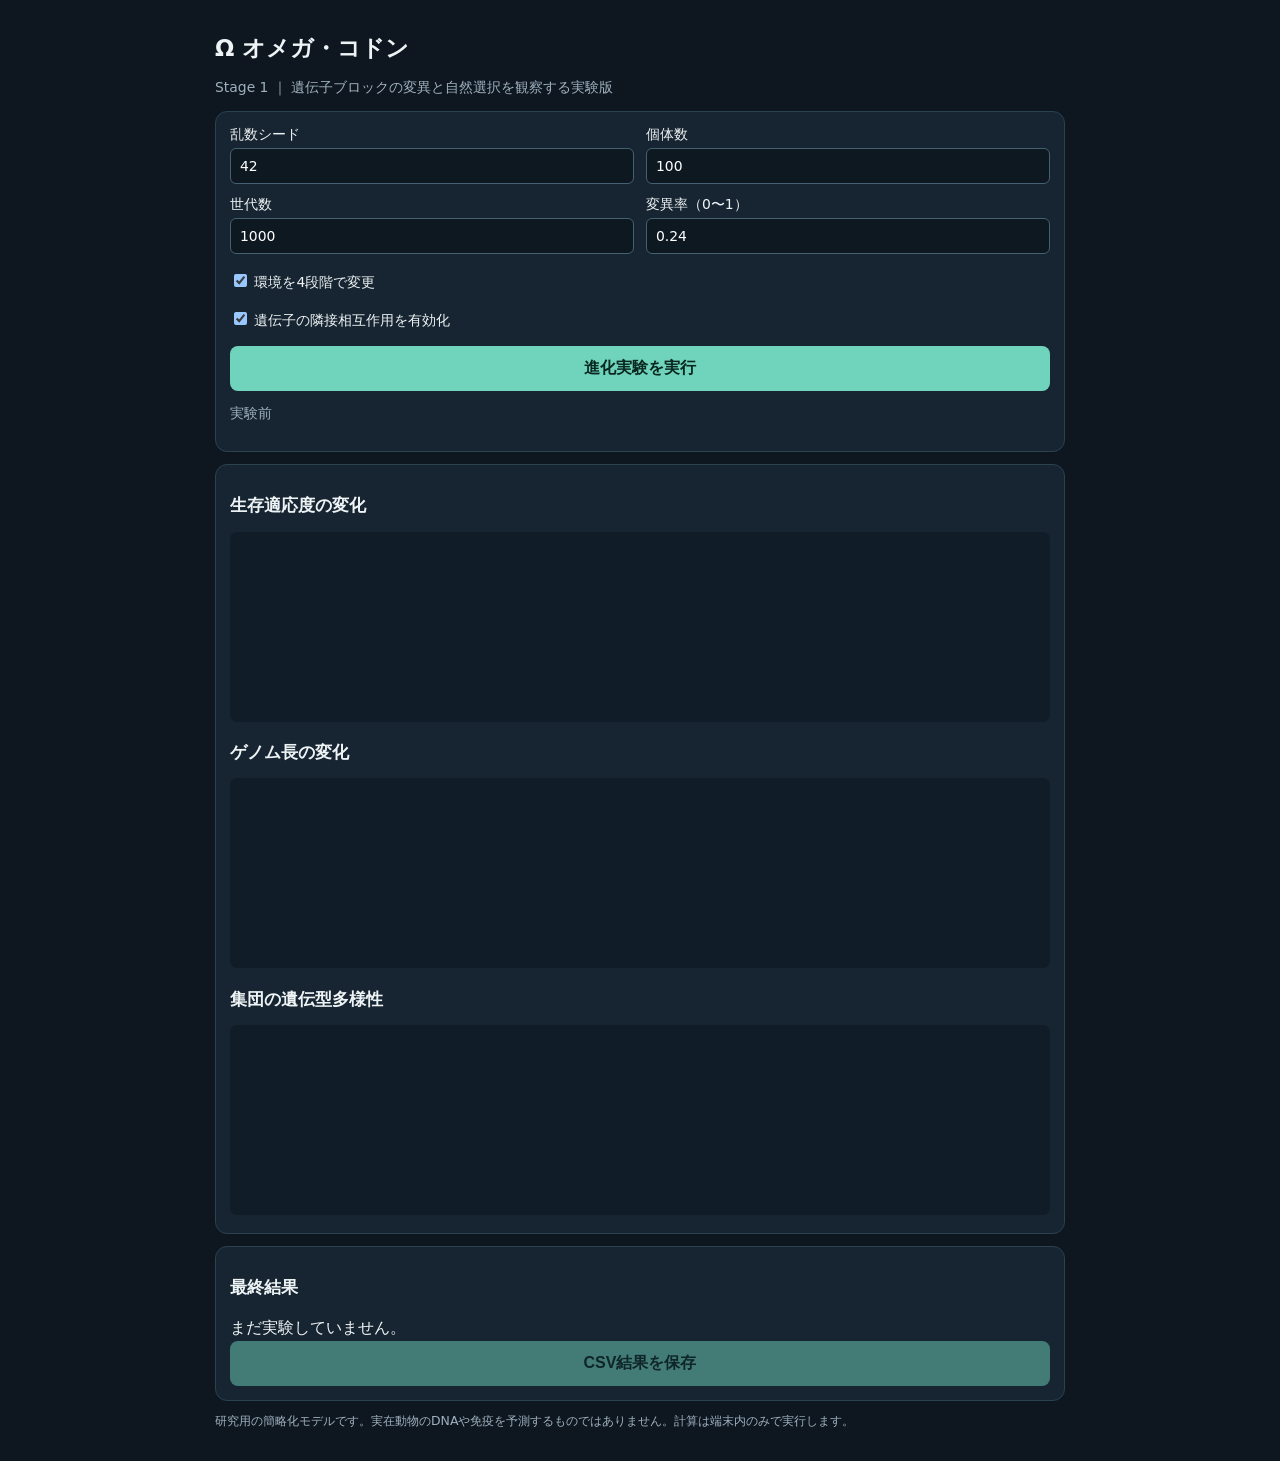
<file: stage1-original/index.html>
<!doctype html><html lang="ja"><head><meta charset="UTF-8"><meta name="viewport" content="width=device-width, initial-scale=1"><title>オメガ・コドン｜Stage 1 進化実験</title><style>
:root{color-scheme:dark;background:#0e1620;color:#eef4f5;font-family:system-ui,-apple-system,sans-serif}body{margin:0;padding:18px;max-width:850px;margin:auto}h1{font-size:1.42rem}h2{font-size:1.08rem}.muted{color:#9eb1bd;font-size:.87rem}.panel{background:#172431;border:1px solid #2b4251;border-radius:12px;padding:14px;margin:12px 0}.fields{display:grid;grid-template-columns:repeat(2,minmax(0,1fr));gap:12px}label{font-size:.87rem}input{width:100%;box-sizing:border-box;font:inherit;margin-top:4px;background:#0e1821;border:1px solid #456070;color:white;border-radius:6px;padding:9px}input[type=checkbox]{width:auto}button{padding:12px 18px;background:#70d3bc;color:#092820;border:0;border-radius:8px;font-weight:700;font-size:1rem;cursor:pointer;width:100%}button:disabled{opacity:.5}canvas{width:100%;height:190px;background:#101c27;border-radius:7px}#stats{line-height:1.7}.footer{font-size:.78rem;color:#9eb1bd}a{color:#9bdddc}@media(max-width:400px){body{padding:10px}.fields{gap:8px}}
</style></head><body><h1>Ω オメガ・コドン</h1><p class="muted">Stage 1 ｜ 遺伝子ブロックの変異と自然選択を観察する実験版</p><section class="panel"><div class="fields"><label>乱数シード<input id="seed" type="number" value="42"></label><label>個体数<input id="population" type="number" min="10" max="1000" value="100"></label><label>世代数<input id="generations" type="number" min="1" max="10000" value="1000"></label><label>変異率（0〜1）<input id="mutationRate" type="number" min="0" max="1" step="0.01" value="0.24"></label></div><p><label><input id="changing" type="checkbox" checked> 環境を4段階で変更</label></p><p><label><input id="interactions" type="checkbox" checked> 遺伝子の隣接相互作用を有効化</label></p><button id="run">進化実験を実行</button><p class="muted" id="status">実験前</p></section><section class="panel"><h2>生存適応度の変化</h2><canvas id="fitness" width="780" height="190"></canvas><h2>ゲノム長の変化</h2><canvas id="length" width="780" height="190"></canvas><h2>集団の遺伝型多様性</h2><canvas id="diversity" width="780" height="190"></canvas></section><section class="panel"><h2>最終結果</h2><div id="stats">まだ実験していません。</div><button id="download" disabled>CSV結果を保存</button></section><p class="footer">研究用の簡略化モデルです。実在動物のDNAや免疫を予測するものではありません。計算は端末内のみで実行します。</p><script src="engine.js"></script><script>
'use strict';let result=null;const $=id=>document.getElementById(id);function plot(id,history,key,color,maxOverride){const canvas=$(id),c=canvas.getContext('2d'),w=canvas.width,h=canvas.height;c.clearRect(0,0,w,h);let values=history.map(p=>p[key]),min=0,max=maxOverride??Math.max(...values,0.01)*1.08;if(max<=min)max=min+1;c.strokeStyle='#3c5361';c.lineWidth=1;c.beginPath();for(let j=0;j<5;j++){const y=12+(h-30)*j/4;c.moveTo(40,y);c.lineTo(w-10,y);}c.stroke();c.strokeStyle=color;c.lineWidth=2.5;c.beginPath();values.forEach((v,i)=>{const x=40+(w-55)*i/Math.max(1,values.length-1),y=h-18-(h-32)*(v-min)/(max-min);i?c.lineTo(x,y):c.moveTo(x,y)});c.stroke();c.fillStyle='#b6c7cf';c.font='12px sans-serif';c.fillText(max.toFixed(2),3,18);c.fillText('0',23,h-17);c.fillText(String(history[0].generation),42,h-3);c.fillText(String(history[history.length-1].generation),w-65,h-3)}
$('run').onclick=()=>{const button=$('run');button.disabled=true;$('status').textContent='計算中…';setTimeout(()=>{try{result=OmegaEngine.simulate({seed:+$('seed').value,population:+$('population').value,generations:+$('generations').value,mutationRate:+$('mutationRate').value,changing:$('changing').checked,interactions:$('interactions').checked});const h=result.history;plot('fitness',h,'meanFitness','#70d3bc',1);plot('length',h,'meanGenome','#e7b777');plot('diversity',h,'diversity','#ab9eed',1);const first=h[0],last=h[h.length-1];$('stats').textContent=`適応度：${first.meanFitness.toFixed(3)} → ${last.meanFitness.toFixed(3)} ／ 平均ゲノム長：${first.meanGenome.toFixed(1)} → ${last.meanGenome.toFixed(1)} ／ 遺伝型多様性：${last.diversity.toFixed(3)} ／ 最終環境：${last.environment}`;$('status').textContent=`完了：${result.options.generations}世代・${result.options.population}個体。条件を変更して比較できます。`;$('download').disabled=false;}catch(e){$('status').textContent='エラー：'+e.message}finally{button.disabled=false}},30)};
$('download').onclick=()=>{if(!result)return;const hdr=['generation','environment','meanFitness','bestFitness','meanGenome','diversity','capacity0','capacity1','capacity2','capacity3'];const lines=[hdr.join(','),...result.history.map(p=>[p.generation,p.environment,p.meanFitness,p.bestFitness,p.meanGenome,p.diversity,...p.meanCapacity].join(','))];const blob=new Blob(['\ufeff'+lines.join('\n')],{type:'text/csv;charset=utf-8'}),url=URL.createObjectURL(blob),a=document.createElement('a');a.href=url;a.download='omega-codon-stage1.csv';a.click();URL.revokeObjectURL(url)};
</script></body></html>
</file>
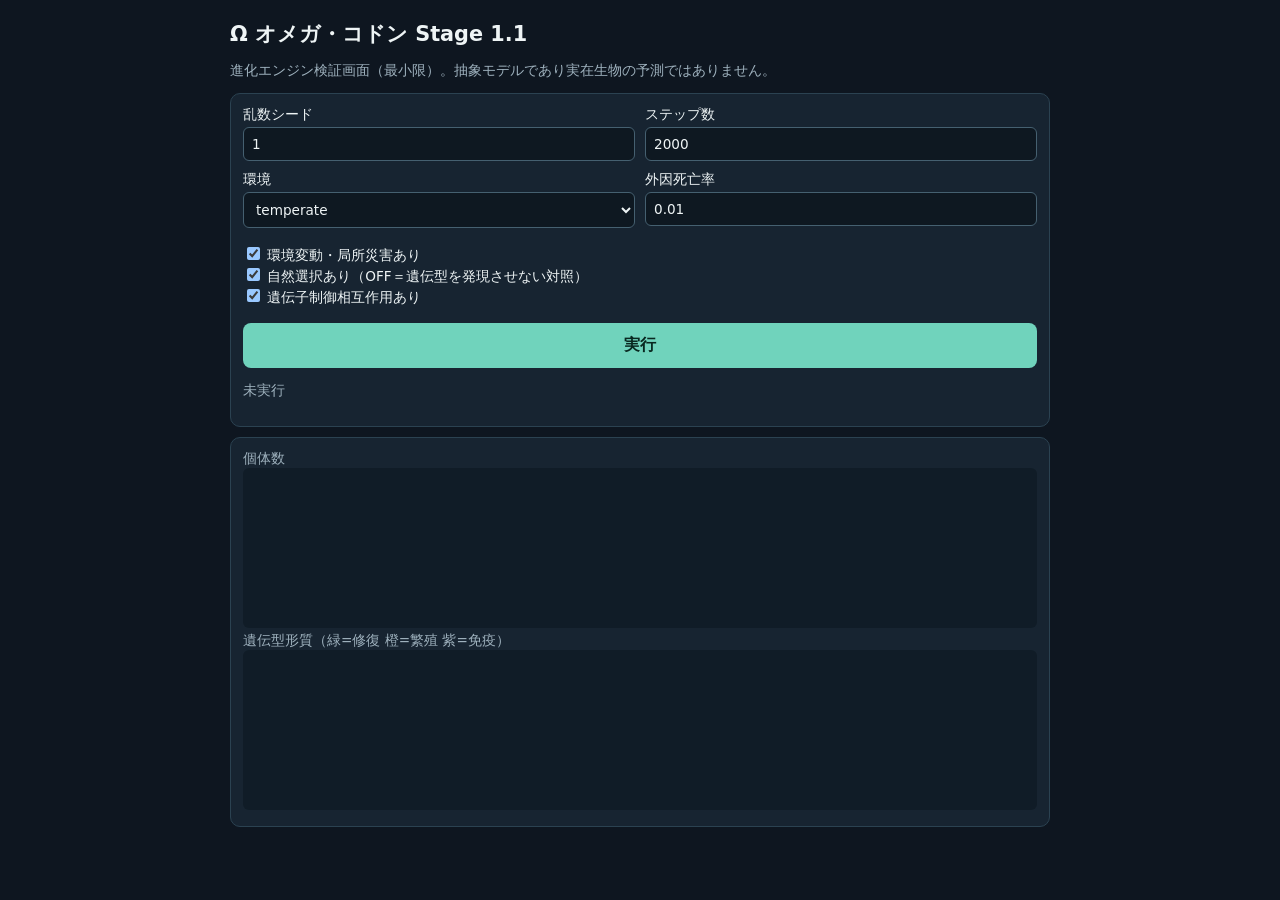
<file: stage1.1/index.html>
<!doctype html>
<html lang="ja">
<head>
<meta charset="UTF-8">
<meta name="viewport" content="width=device-width, initial-scale=1">
<title>オメガ・コドン Stage 1.1</title>
<style>
:root{color-scheme:dark;--bg:#0e1620;--panel:#172431;--line:#2b4251;--fg:#eef4f5;--muted:#9eb1bd;--accent:#70d3bc}
body{margin:0 auto;max-width:820px;padding:16px;background:var(--bg);color:var(--fg);font-family:system-ui,sans-serif}
h1{font-size:1.3rem;margin:.2em 0}.muted{color:var(--muted);font-size:.85rem}
.panel{background:var(--panel);border:1px solid var(--line);border-radius:10px;padding:12px;margin:10px 0}
.fields{display:grid;grid-template-columns:1fr 1fr;gap:10px}label{font-size:.85rem}
input,select{width:100%;box-sizing:border-box;margin-top:3px;background:#0e1821;border:1px solid #456070;color:var(--fg);border-radius:6px;padding:8px;font:inherit}
input[type=checkbox]{width:auto}button{width:100%;padding:12px;border:0;border-radius:8px;background:var(--accent);color:#092820;font-weight:700;font-size:1rem}
canvas{width:100%;height:160px;background:#101c27;border-radius:6px}#stats{line-height:1.6;font-size:.9rem}
</style>
</head>
<body>
<h1>Ω オメガ・コドン Stage 1.1</h1>
<p class="muted">進化エンジン検証画面（最小限）。抽象モデルであり実在生物の予測ではありません。</p>
<section class="panel">
 <div class="fields">
  <label>乱数シード<input id="seed" type="number" value="1"></label>
  <label>ステップ数<input id="steps" type="number" min="1" max="20000" value="2000"></label>
  <label>環境<select id="environment"></select></label>
  <label>外因死亡率<input id="mort" type="number" step="0.005" min="0" max="0.5" value="0.01"></label>
 </div>
 <p><label><input id="variable" type="checkbox" checked> 環境変動・局所災害あり</label><br>
 <label><input id="selection" type="checkbox" checked> 自然選択あり（OFF＝遺伝型を発現させない対照）</label><br>
 <label><input id="interactions" type="checkbox" checked> 遺伝子制御相互作用あり</label></p>
 <button id="run">実行</button>
 <p class="muted" id="status">未実行</p>
</section>
<section class="panel">
 <div class="muted">個体数</div><canvas id="c-pop" width="760" height="160"></canvas>
 <div class="muted">遺伝型形質（緑=修復 橙=繁殖 紫=免疫）</div><canvas id="c-tr" width="760" height="160"></canvas>
 <div id="stats"></div>
</section>
<script src="engine.js"></script>
<script>
'use strict';
const $ = (id) => document.getElementById(id);
for (const k of Object.keys(OmegaEngine.ENVIRONMENTS)) $('environment').add(new Option(k, k));
function plot(id, series, max) {
  const cv = $(id), c = cv.getContext('2d'), w = cv.width, h = cv.height;
  c.clearRect(0, 0, w, h);
  for (const [vals, color] of series) {
    c.strokeStyle = color; c.lineWidth = 2; c.beginPath();
    vals.forEach((v, i) => { const x = 4 + (w - 8) * i / Math.max(1, vals.length - 1), y = h - 6 - (h - 12) * v / max; i ? c.lineTo(x, y) : c.moveTo(x, y); });
    c.stroke();
  }
  c.fillStyle = '#b6c7cf'; c.font = '12px sans-serif'; c.fillText(String(Math.round(max * 100) / 100), 6, 14);
}
$('run').onclick = () => {
  $('run').disabled = true; $('status').textContent = '計算中…';
  setTimeout(() => {
    try {
      const r = OmegaEngine.simulate({ seed: +$('seed').value, steps: +$('steps').value, environment: $('environment').value,
        extrinsicMortality: +$('mort').value, variable: $('variable').checked, selection: $('selection').checked, interactions: $('interactions').checked });
      const h = r.history, pops = h.map((x) => x.population);
      plot('c-pop', [[pops, '#70d3bc']], Math.max(10, ...pops));
      plot('c-tr', [[h.map((x) => x.traits[1]), '#70d3bc'], [h.map((x) => x.traits[4]), '#e7b777'], [h.map((x) => x.traits[2]), '#ab9eed']], 1);
      const s = r.summary;
      $('stats').textContent = `${r.extinct ? '絶滅（' + r.extinctAt + 'ステップ）' : '存続'}／最終個体数 ${r.finalPopulation}／最大 ${r.peakPopulation}／平均寿命 ${r.meanLifespanAll ? r.meanLifespanAll.toFixed(1) : '-'}／遺伝子数 ${s.meanGenes.toFixed(1)}／制御辺 ${s.meanEdges.toFixed(1)}`;
      $('status').textContent = `完了 ${r.elapsedMs} ms`;
    } catch (e) { $('status').textContent = 'エラー: ' + e.message; }
    $('run').disabled = false;
  }, 30);
};
</script>
</body>
</html>
</file>
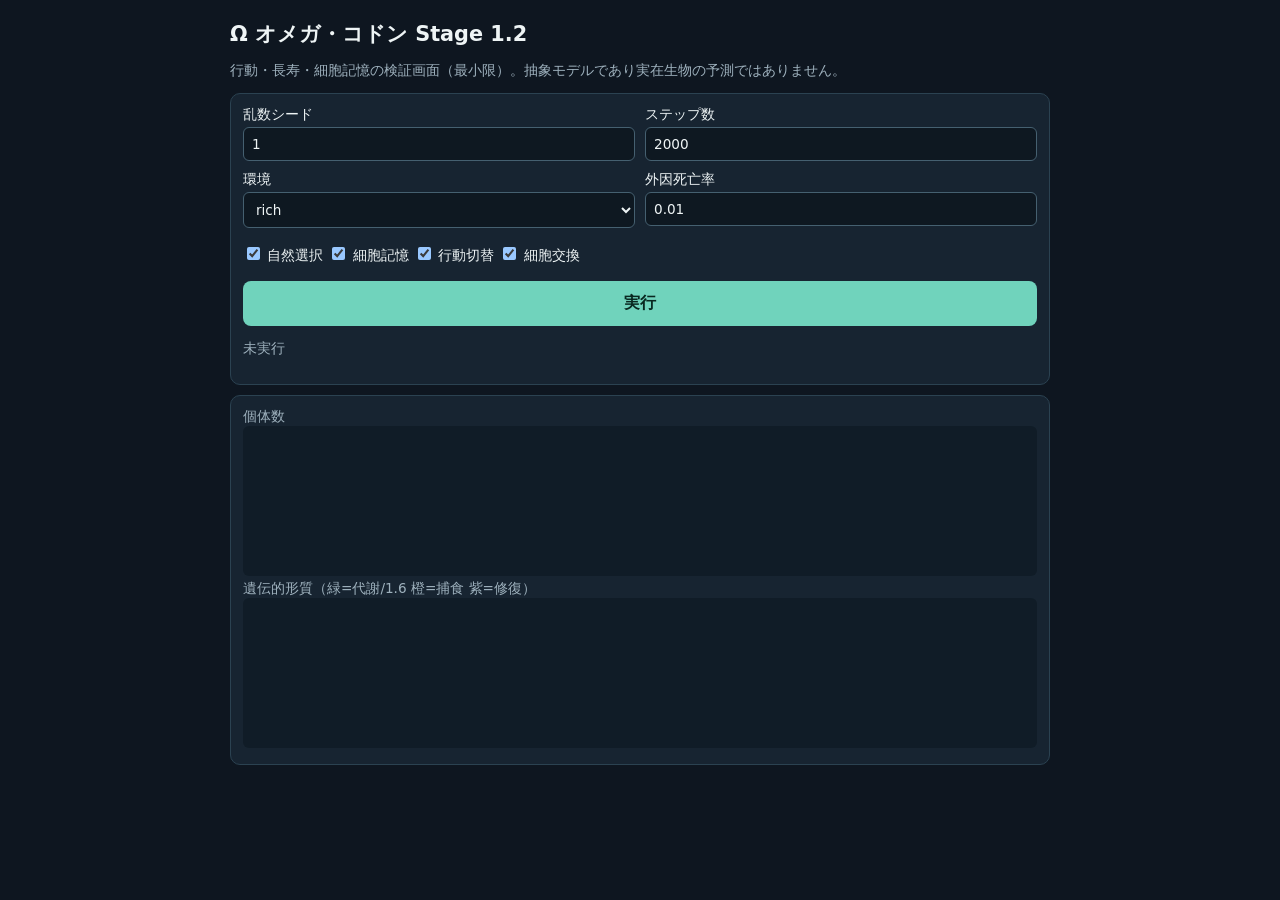
<file: stage1.2/index.html>
<!doctype html>
<html lang="ja">
<head>
<meta charset="UTF-8">
<meta name="viewport" content="width=device-width, initial-scale=1">
<title>オメガ・コドン Stage 1.2</title>
<style>
:root{color-scheme:dark;--bg:#0e1620;--panel:#172431;--line:#2b4251;--fg:#eef4f5;--muted:#9eb1bd;--accent:#70d3bc}
body{margin:0 auto;max-width:820px;padding:16px;background:var(--bg);color:var(--fg);font-family:system-ui,sans-serif}
h1{font-size:1.3rem;margin:.2em 0}.muted{color:var(--muted);font-size:.85rem}
.panel{background:var(--panel);border:1px solid var(--line);border-radius:10px;padding:12px;margin:10px 0}
.fields{display:grid;grid-template-columns:1fr 1fr;gap:10px}label{font-size:.85rem}
input,select{width:100%;box-sizing:border-box;margin-top:3px;background:#0e1821;border:1px solid #456070;color:var(--fg);border-radius:6px;padding:8px;font:inherit}
input[type=checkbox]{width:auto}button{width:100%;padding:12px;border:0;border-radius:8px;background:var(--accent);color:#092820;font-weight:700;font-size:1rem}
canvas{width:100%;height:150px;background:#101c27;border-radius:6px}#stats{line-height:1.6;font-size:.88rem;white-space:pre-line}
</style>
</head>
<body>
<h1>Ω オメガ・コドン Stage 1.2</h1>
<p class="muted">行動・長寿・細胞記憶の検証画面（最小限）。抽象モデルであり実在生物の予測ではありません。</p>
<section class="panel">
 <div class="fields">
  <label>乱数シード<input id="seed" type="number" value="1"></label>
  <label>ステップ数<input id="steps" type="number" min="1" max="20000" value="2000"></label>
  <label>環境<select id="environment"></select></label>
  <label>外因死亡率<input id="mort" type="number" step="0.005" min="0" max="0.5" value="0.01"></label>
 </div>
 <p><label><input id="selection" type="checkbox" checked> 自然選択</label>
 <label><input id="memory" type="checkbox" checked> 細胞記憶</label>
 <label><input id="switching" type="checkbox" checked> 行動切替</label>
 <label><input id="replacement" type="checkbox" checked> 細胞交換</label></p>
 <button id="run">実行</button>
 <p class="muted" id="status">未実行</p>
</section>
<section class="panel">
 <div class="muted">個体数</div><canvas id="c-pop" width="760" height="150"></canvas>
 <div class="muted">遺伝的形質（緑=代謝/1.6 橙=捕食 紫=修復）</div><canvas id="c-tr" width="760" height="150"></canvas>
 <div id="stats"></div>
</section>
<script src="engine12.js"></script>
<script>
'use strict';
const $ = (id) => document.getElementById(id);
for (const k of Object.keys(OmegaEngine12.ENVIRONMENTS)) $('environment').add(new Option(k, k));
function plot(id, series, max) {
  const cv = $(id), c = cv.getContext('2d'), w = cv.width, h = cv.height;
  c.clearRect(0, 0, w, h);
  for (const [vals, color] of series) {
    c.strokeStyle = color; c.lineWidth = 2; c.beginPath();
    vals.forEach((v, i) => { const x = 4 + (w - 8) * i / Math.max(1, vals.length - 1), y = h - 6 - (h - 12) * v / max; i ? c.lineTo(x, y) : c.moveTo(x, y); });
    c.stroke();
  }
  c.fillStyle = '#b6c7cf'; c.font = '12px sans-serif'; c.fillText(String(Math.round(max * 100) / 100), 6, 14);
}
const pct = (v) => v == null ? '-' : (v * 100).toFixed(1) + '%';
const num = (v) => v == null ? '-' : v.toFixed(1);
$('run').onclick = () => {
  $('run').disabled = true; $('status').textContent = '計算中…';
  setTimeout(() => {
    try {
      const r = OmegaEngine12.simulate({ seed: +$('seed').value, steps: +$('steps').value, environment: $('environment').value,
        extrinsicMortality: +$('mort').value, selection: $('selection').checked, memory: $('memory').checked,
        switching: $('switching').checked, replacement: $('replacement').checked });
      const h = r.history;
      plot('c-pop', [[h.map((x) => x.population), '#70d3bc']], Math.max(10, ...h.map((x) => x.population)));
      plot('c-tr', [[h.map((x) => x.loci.metabolism / 1.6), '#70d3bc'], [h.map((x) => x.loci.predation), '#e7b777'], [h.map((x) => x.loci.repairRate), '#ab9eed']], 1);
      const c = Object.entries(r.deathCauses).filter(([, v]) => v).map(([k, v]) => k + ' ' + v).join('、');
      $('stats').textContent =
        `${r.extinct ? '絶滅（' + r.extinctAt + 'ステップ）' : '存続'}／個体数 最小${r.population.min}・中央${r.population.median}・最大${r.population.max}\n` +
        `暦寿命 平均${num(r.lifespan.calendarMean)}・最長${r.lifespan.calendarMax ?? '-'}／能動時間 平均${num(r.lifespan.activeMean)}／内部時間 平均${num(r.lifespan.internalMean)}\n` +
        `行動 ${Object.entries(r.modeFractions).map(([k, v]) => k + ' ' + pct(v)).join('・')}\n` +
        `狩猟成功（狩猟ステップあたり）${pct(r.predation.successPerHuntStep)}／狩猟判断の適合率 ${pct(r.switching.huntPrecision)}\n` +
        `死亡時の元細胞 ${pct(r.cells.originalAtDeath)}／記憶保持率 ${pct(r.cells.memoryRetentionAtDeath)}\n` +
        `死亡原因：${c}`;
      $('status').textContent = `完了 ${r.elapsedMs} ms`;
    } catch (e) { $('status').textContent = 'エラー: ' + e.message; }
    $('run').disabled = false;
  }, 30);
};
</script>
</body>
</html>
</file>
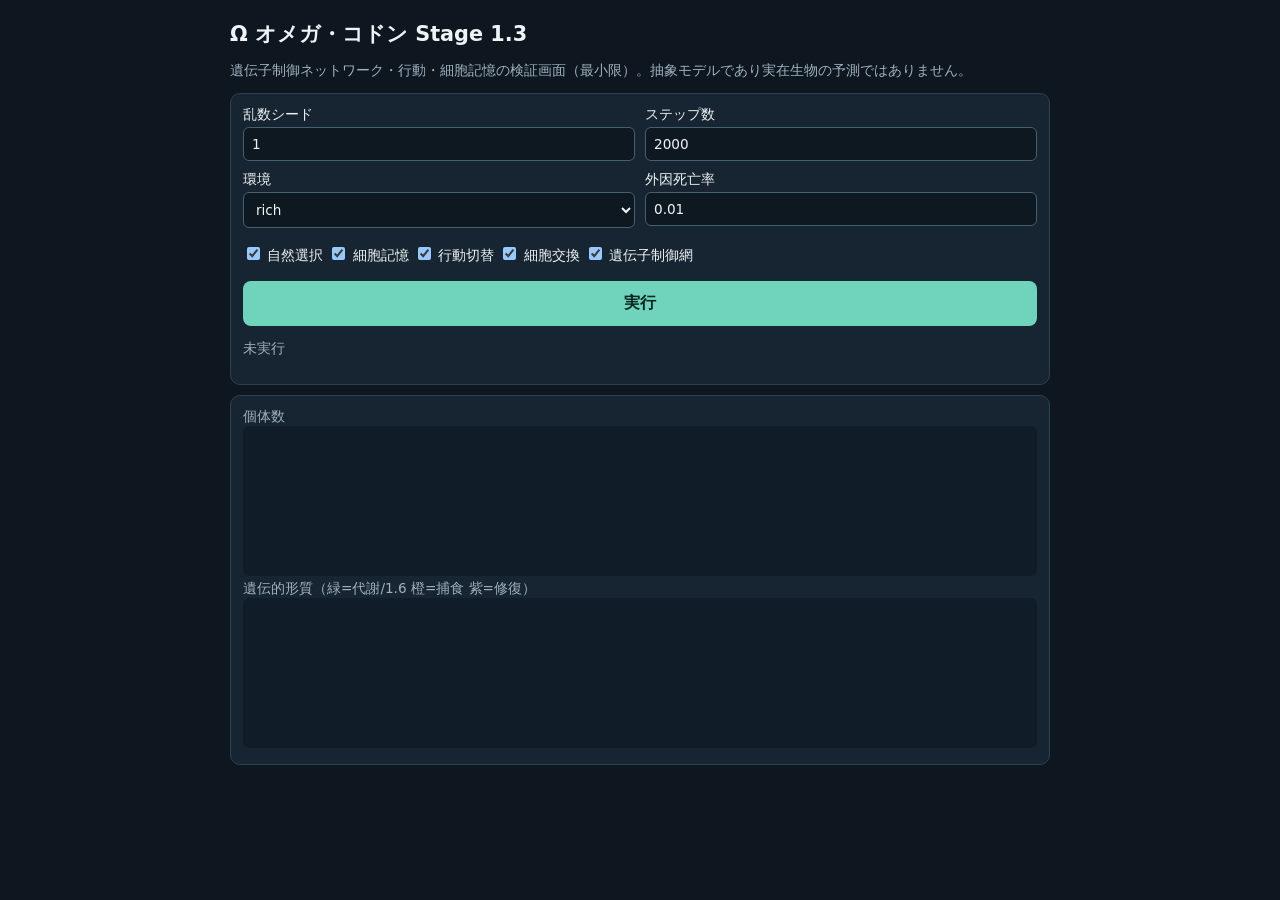
<file: stage1.3/index.html>
<!doctype html>
<html lang="ja">
<head>
<meta charset="UTF-8">
<meta name="viewport" content="width=device-width, initial-scale=1">
<title>オメガ・コドン Stage 1.3</title>
<style>
:root{color-scheme:dark;--bg:#0e1620;--panel:#172431;--line:#2b4251;--fg:#eef4f5;--muted:#9eb1bd;--accent:#70d3bc}
body{margin:0 auto;max-width:820px;padding:16px;background:var(--bg);color:var(--fg);font-family:system-ui,sans-serif}
h1{font-size:1.3rem;margin:.2em 0}.muted{color:var(--muted);font-size:.85rem}
.panel{background:var(--panel);border:1px solid var(--line);border-radius:10px;padding:12px;margin:10px 0}
.fields{display:grid;grid-template-columns:1fr 1fr;gap:10px}label{font-size:.85rem}
input,select{width:100%;box-sizing:border-box;margin-top:3px;background:#0e1821;border:1px solid #456070;color:var(--fg);border-radius:6px;padding:8px;font:inherit}
input[type=checkbox]{width:auto}button{width:100%;padding:12px;border:0;border-radius:8px;background:var(--accent);color:#092820;font-weight:700;font-size:1rem}
canvas{width:100%;height:150px;background:#101c27;border-radius:6px}#stats{line-height:1.6;font-size:.88rem;white-space:pre-line}
</style>
</head>
<body>
<h1>Ω オメガ・コドン Stage 1.3</h1>
<p class="muted">遺伝子制御ネットワーク・行動・細胞記憶の検証画面（最小限）。抽象モデルであり実在生物の予測ではありません。</p>
<section class="panel">
 <div class="fields">
  <label>乱数シード<input id="seed" type="number" value="1"></label>
  <label>ステップ数<input id="steps" type="number" min="1" max="20000" value="2000"></label>
  <label>環境<select id="environment"></select></label>
  <label>外因死亡率<input id="mort" type="number" step="0.005" min="0" max="0.5" value="0.01"></label>
 </div>
 <p><label><input id="selection" type="checkbox" checked> 自然選択</label>
 <label><input id="memory" type="checkbox" checked> 細胞記憶</label>
 <label><input id="switching" type="checkbox" checked> 行動切替</label>
 <label><input id="replacement" type="checkbox" checked> 細胞交換</label>
 <label><input id="regulation" type="checkbox" checked> 遺伝子制御網</label></p>
 <button id="run">実行</button>
 <p class="muted" id="status">未実行</p>
</section>
<section class="panel">
 <div class="muted">個体数</div><canvas id="c-pop" width="760" height="150"></canvas>
 <div class="muted">遺伝的形質（緑=代謝/1.6 橙=捕食 紫=修復）</div><canvas id="c-tr" width="760" height="150"></canvas>
 <div id="stats"></div>
</section>
<script src="engine13.js"></script>
<script>
'use strict';
const $ = (id) => document.getElementById(id);
for (const k of Object.keys(OmegaEngine13.ENVIRONMENTS)) $('environment').add(new Option(k, k));
function plot(id, series, max) {
  const cv = $(id), c = cv.getContext('2d'), w = cv.width, h = cv.height;
  c.clearRect(0, 0, w, h);
  for (const [vals, color] of series) {
    c.strokeStyle = color; c.lineWidth = 2; c.beginPath();
    vals.forEach((v, i) => { const x = 4 + (w - 8) * i / Math.max(1, vals.length - 1), y = h - 6 - (h - 12) * v / max; i ? c.lineTo(x, y) : c.moveTo(x, y); });
    c.stroke();
  }
  c.fillStyle = '#b6c7cf'; c.font = '12px sans-serif'; c.fillText(String(Math.round(max * 100) / 100), 6, 14);
}
const pct = (v) => v == null ? '-' : (v * 100).toFixed(1) + '%';
const num = (v) => v == null ? '-' : v.toFixed(1);
$('run').onclick = () => {
  $('run').disabled = true; $('status').textContent = '計算中…';
  setTimeout(() => {
    try {
      const r = OmegaEngine13.simulate({ seed: +$('seed').value, steps: +$('steps').value, environment: $('environment').value,
        extrinsicMortality: +$('mort').value, selection: $('selection').checked, memory: $('memory').checked,
        switching: $('switching').checked, replacement: $('replacement').checked, regulation: $('regulation').checked });
      const h = r.history;
      plot('c-pop', [[h.map((x) => x.population), '#70d3bc']], Math.max(10, ...h.map((x) => x.population)));
      plot('c-tr', [[h.map((x) => x.loci.metabolism / 1.6), '#70d3bc'], [h.map((x) => x.loci.predation), '#e7b777'], [h.map((x) => x.loci.repairRate), '#ab9eed']], 1);
      const c = Object.entries(r.deathCauses).filter(([, v]) => v).map(([k, v]) => k + ' ' + v).join('、');
      $('stats').textContent =
        `${r.extinct ? '絶滅（' + r.extinctAt + 'ステップ）' : '存続'}／個体数 最小${r.population.min}・中央${r.population.median}・最大${r.population.max}\n` +
        `暦寿命 平均${num(r.lifespan.calendarMean)}・最長${r.lifespan.calendarMax ?? '-'}／能動時間 平均${num(r.lifespan.activeMean)}／内部時間 平均${num(r.lifespan.internalMean)}\n` +
        `行動 ${Object.entries(r.modeFractions).map(([k, v]) => k + ' ' + pct(v)).join('・')}\n` +
        `狩猟成功（狩猟ステップあたり）${pct(r.predation.successPerHuntStep)}／狩猟判断の適合率 ${pct(r.switching.huntPrecision)}\n` +
        `死亡時の元細胞 ${pct(r.cells.originalAtDeath)}／記憶保持率 ${pct(r.cells.memoryRetentionAtDeath)}\n` +
        `遺伝子数 ${num(r.final.meanGenes)}・制御結合 ${num(r.final.meanRegLinks)}・多面発現 ${r.final.meanPleiotropy.toFixed(2)}\n` +
        `死亡原因：${c}`;
      $('status').textContent = `完了 ${r.elapsedMs} ms`;
    } catch (e) { $('status').textContent = 'エラー: ' + e.message; }
    $('run').disabled = false;
  }, 30);
};
</script>
</body>
</html>
</file>
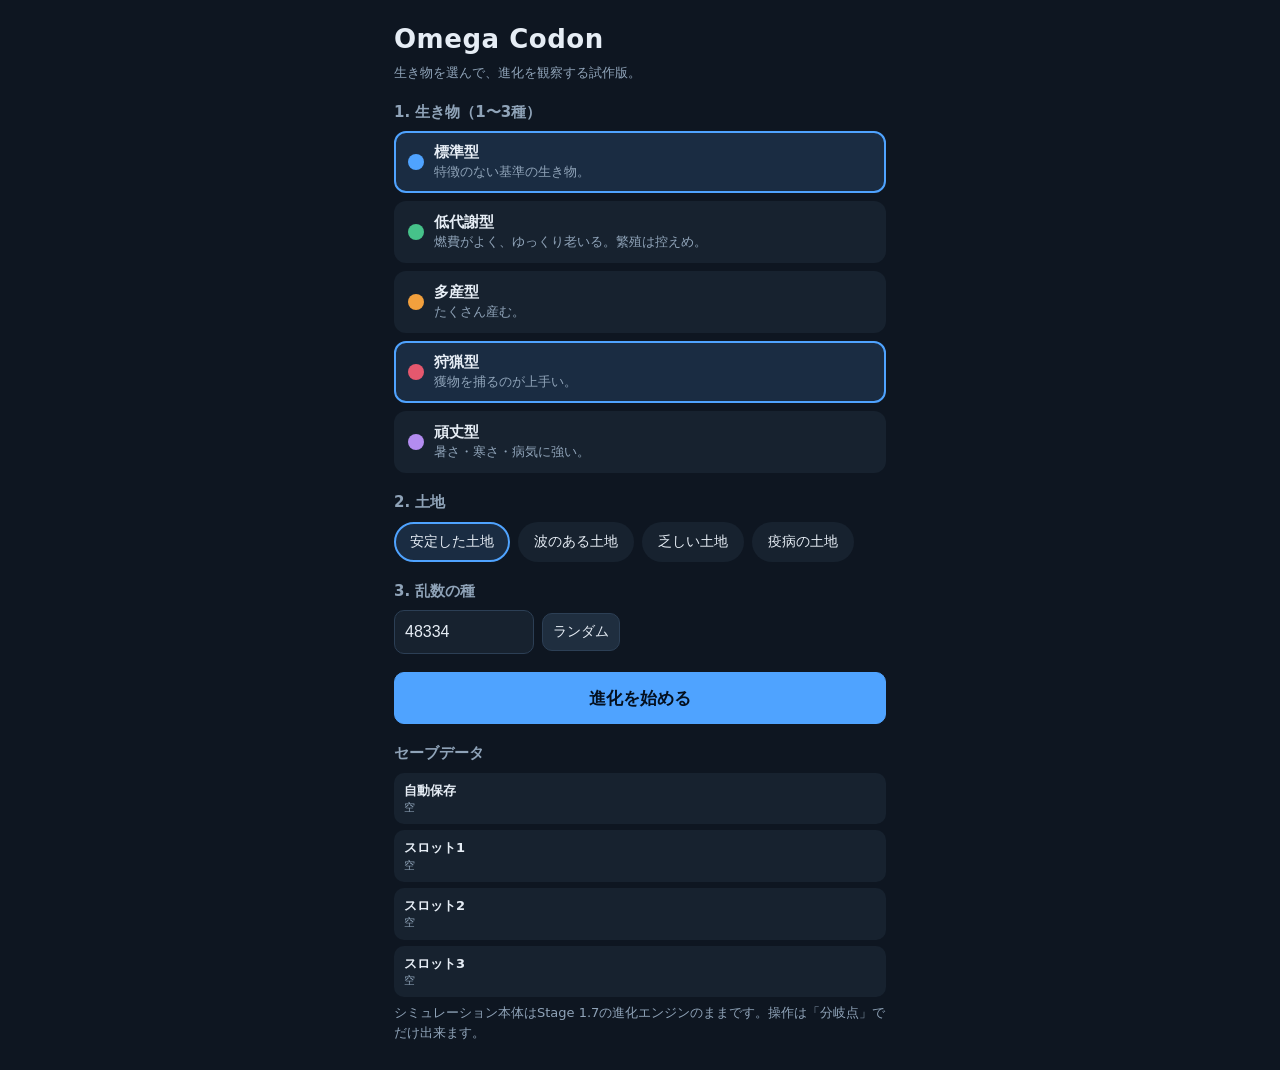
<file: stage1.8/index.html>
<!doctype html>
<html lang="ja">
<head>
<meta charset="utf-8">
<meta name="viewport" content="width=device-width, initial-scale=1, viewport-fit=cover">
<meta name="theme-color" content="#0e1621">
<title>Omega Codon</title>
<link rel="stylesheet" href="style.css">
</head>
<body>
<div id="start" class="screen">
  <h1>Omega Codon</h1>
  <p class="sub">生き物を選んで、進化を観察する試作版。</p>
  <h2>1. 生き物（1〜3種）</h2>
  <div id="creatures"></div>
  <h2>2. 土地</h2>
  <div id="envs" class="chips"></div>
  <h2>3. 乱数の種</h2>
  <div class="row"><input id="seed" type="number" inputmode="numeric" min="1" value="1"><button id="reseed" class="btn small">ランダム</button></div>
  <button id="go" class="btn primary big">進化を始める</button>
  <h2>セーブデータ</h2>
  <div id="slots-start"></div>
  <p class="note">シミュレーション本体はStage 1.7の進化エンジンのままです。操作は「分岐点」でだけ出来ます。</p>
</div>

<div id="play" class="screen" hidden>
  <header>
    <div><b id="h-t">0</b><small> ステップ</small></div>
    <div><b id="h-gen">0</b><small> 世代</small></div>
    <div><b id="h-pop">0</b><small> 体</small></div>
    <button id="menu" class="btn small">メニュー</button>
  </header>
  <canvas id="world" width="360" height="260"></canvas>
  <div id="legend"></div>
  <div class="controls">
    <button id="pp" class="btn primary">⏸</button>
    <div id="speeds"><button data-s="0">×1</button><button data-s="1">×3</button><button data-s="2">×10</button><button data-s="3">×40</button></div>
    <button id="save" class="btn small">保存</button>
  </div>
  <nav id="tabs"><button data-tab="stat" class="on">状況</button><button data-tab="trait">形質</button><button data-tab="graph">推移</button><button data-tab="log">履歴</button></nav>
  <section id="tab-stat"></section>
  <section id="tab-trait" hidden></section>
  <section id="tab-graph" hidden><canvas id="chart" width="360" height="200"></canvas><div id="chart-note" class="note"></div></section>
  <section id="tab-log" hidden></section>
</div>

<div id="modal" hidden><div class="card" id="modal-card"></div></div>
<div id="toast" hidden></div>
<script src="engine18.js"></script>
<script src="game.js"></script>
<script src="app.js"></script>
</body>
</html>
</file>
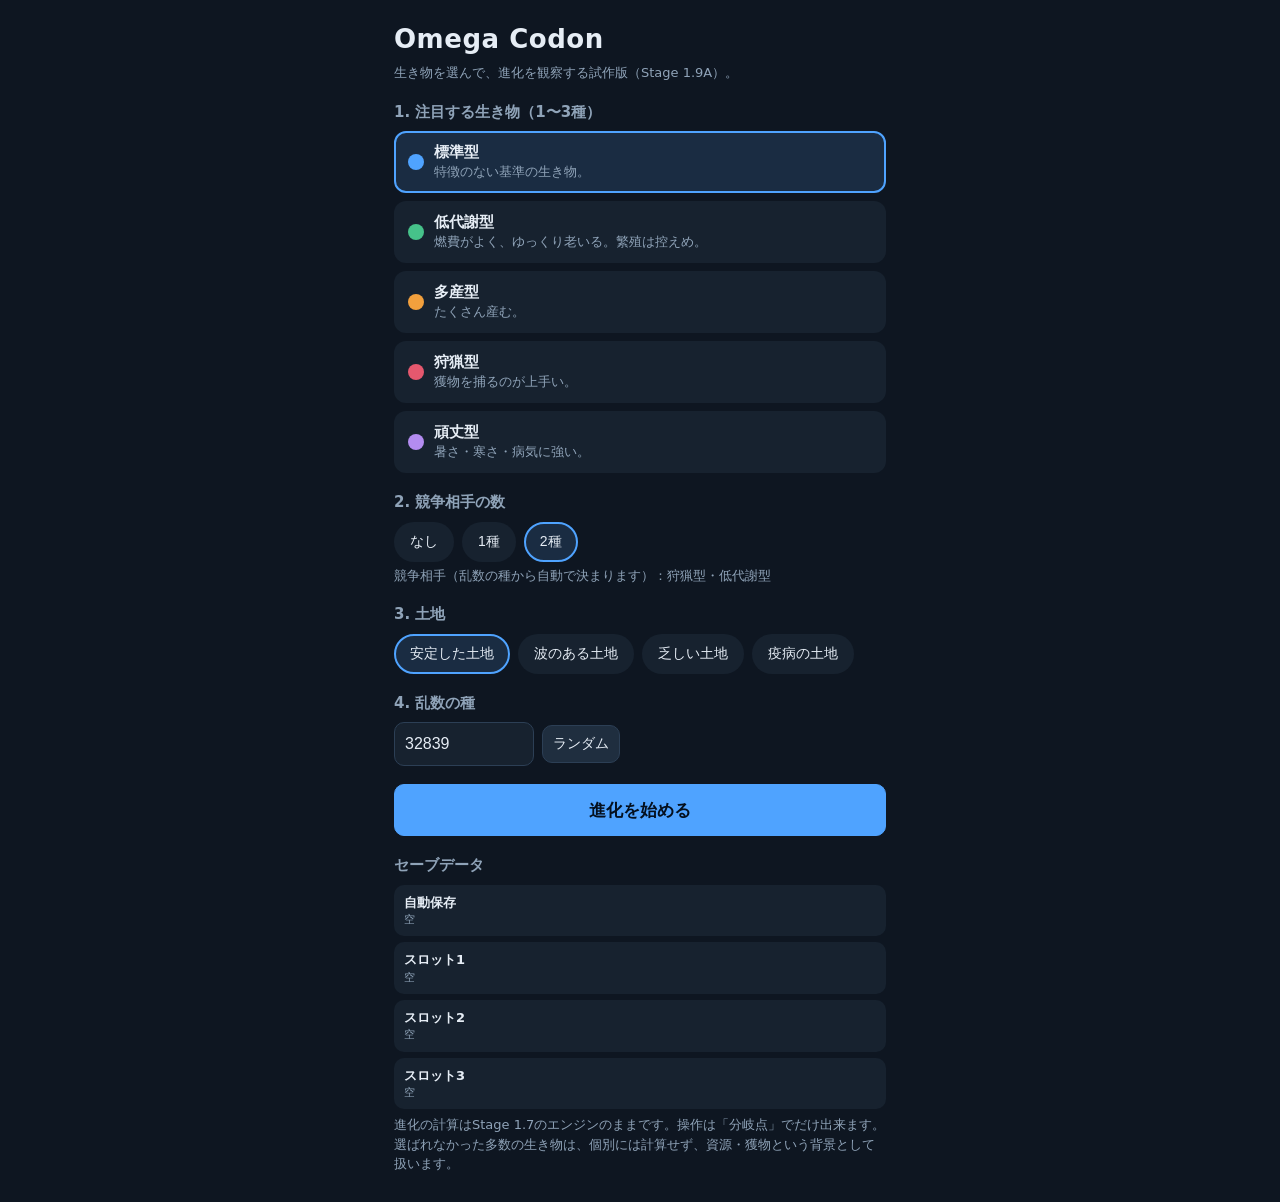
<file: stage1.9a/index.html>
<!doctype html>
<html lang="ja">
<head>
<meta charset="utf-8">
<meta name="viewport" content="width=device-width, initial-scale=1, viewport-fit=cover">
<meta name="theme-color" content="#0e1621">
<title>Omega Codon</title>
<link rel="stylesheet" href="style.css">
</head>
<body>
<div id="start" class="screen">
  <h1>Omega Codon</h1>
  <p class="sub">生き物を選んで、進化を観察する試作版（Stage 1.9A）。</p>
  <h2>1. 注目する生き物（1〜3種）</h2>
  <div id="creatures"></div>
  <h2>2. 競争相手の数</h2>
  <div id="rivals" class="chips"></div>
  <p id="rival-preview" class="note"></p>
  <h2>3. 土地</h2>
  <div id="envs" class="chips"></div>
  <h2>4. 乱数の種</h2>
  <div class="row"><input id="seed" type="number" inputmode="numeric" min="1" value="1"><button id="reseed" class="btn small">ランダム</button></div>
  <button id="go" class="btn primary big">進化を始める</button>
  <h2>セーブデータ</h2>
  <div id="slots-start"></div>
  <p class="note">進化の計算はStage 1.7のエンジンのままです。操作は「分岐点」でだけ出来ます。選ばれなかった多数の生き物は、個別には計算せず、資源・獲物という背景として扱います。</p>
</div>

<div id="play" class="screen" hidden>
  <header>
    <div><b id="h-t">0</b><small> ステップ</small></div>
    <div><b id="h-gen">0</b><small> 世代</small></div>
    <div><b id="h-pop">0</b><small> 体</small></div>
    <button id="menu" class="btn small">メニュー</button>
  </header>
  <div id="timeline"></div>
  <canvas id="world" width="360" height="260"></canvas>
  <div id="legend"></div>
  <div class="controls">
    <button id="pp" class="btn primary">⏸</button>
    <div id="speeds"><button data-s="0">×1</button><button data-s="1">×3</button><button data-s="2">×10</button><button data-s="3">×40</button></div>
    <button id="save" class="btn small">保存</button>
  </div>
  <div class="controls2"><button id="auto" class="chip">自動：OFF</button><span class="note" id="auto-note">分岐点で止まります</span></div>
  <nav id="tabs"><button data-tab="stat" class="on">状況</button><button data-tab="trait">形質</button><button data-tab="graph">推移</button><button data-tab="env">環境</button><button data-tab="log">履歴</button></nav>
  <section id="tab-stat"></section>
  <section id="tab-trait" hidden></section>
  <section id="tab-graph" hidden><canvas id="chart" width="360" height="200"></canvas><div id="chart-note" class="note"></div></section>
  <section id="tab-env" hidden>
    <div class="chips" id="env-modes"></div>
    <canvas id="habitat" width="360" height="360"></canvas>
    <div class="envtools" id="env-tools"></div>
    <div id="env-note" class="note"></div>
  </section>
  <section id="tab-log" hidden></section>
</div>

<div id="modal" hidden><div class="card" id="modal-card"></div></div>
<div id="toast" hidden></div>
<script src="engine18.js"></script>
<script src="timemodel.js"></script>
<script src="habitat.js"></script>
<script src="game.js"></script>
<script src="app.js"></script>
</body>
</html>
</file>
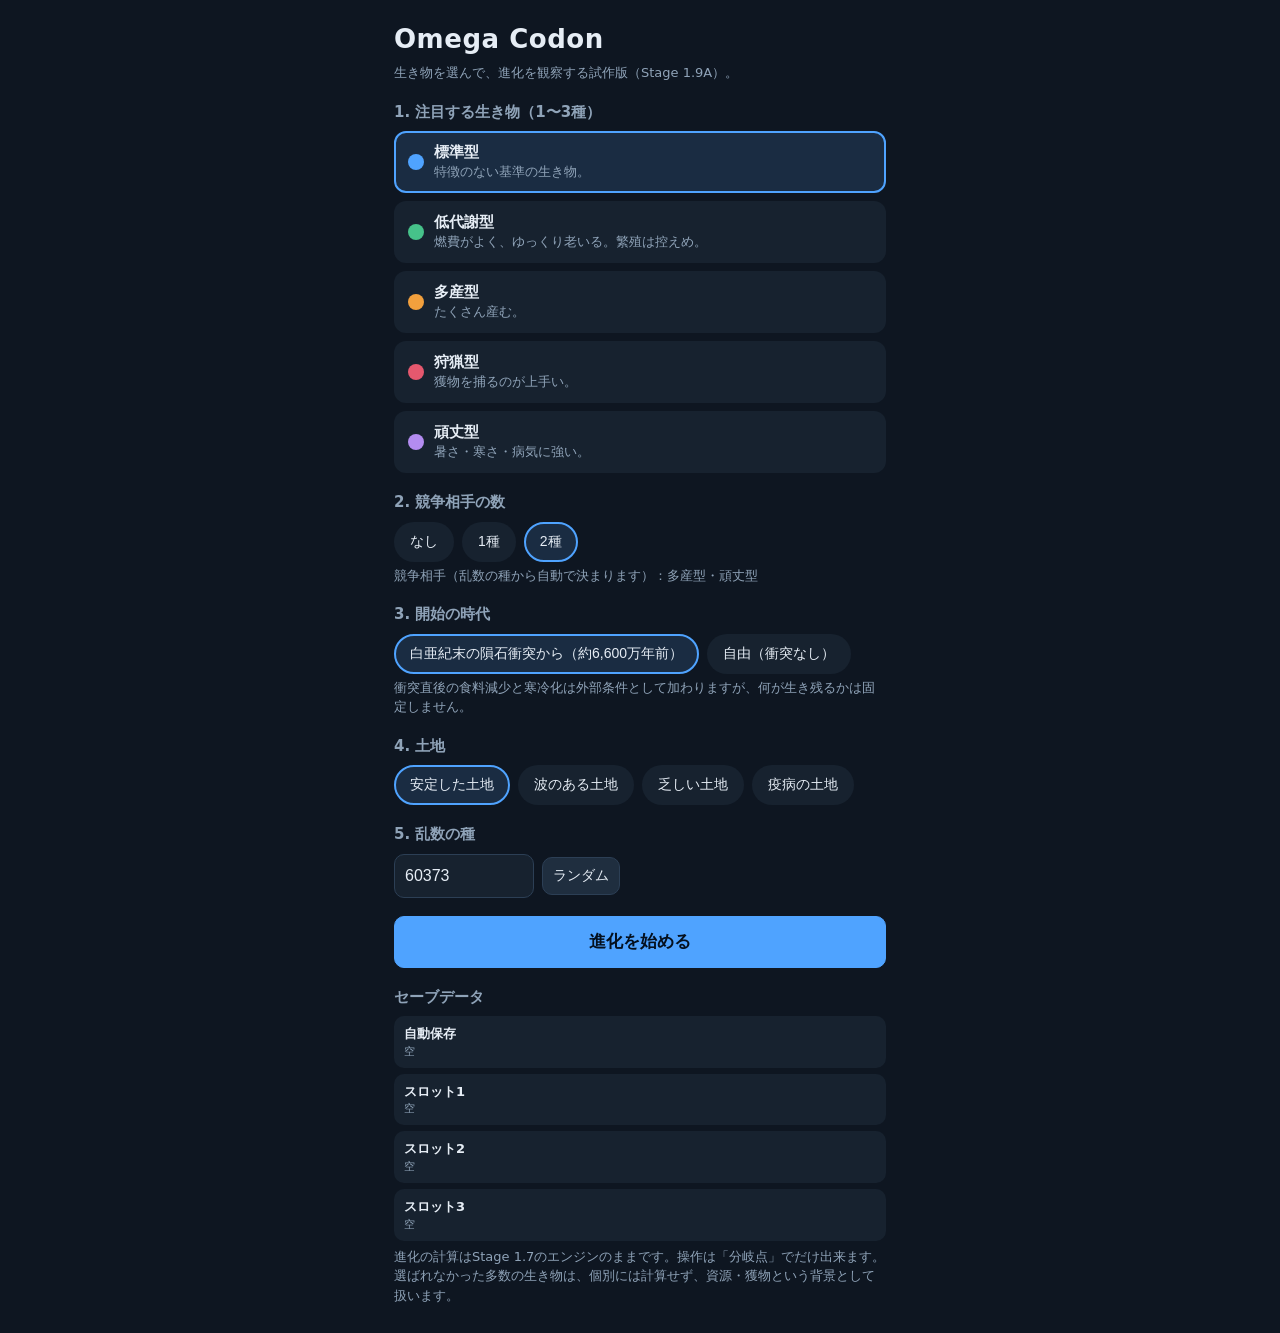
<file: stage1.9b/index.html>
<!doctype html>
<html lang="ja">
<head>
<meta charset="utf-8">
<meta name="viewport" content="width=device-width, initial-scale=1, viewport-fit=cover">
<meta name="theme-color" content="#0e1621">
<title>Omega Codon</title>
<link rel="stylesheet" href="style.css">
</head>
<body>
<div id="start" class="screen">
  <h1>Omega Codon</h1>
  <p class="sub">生き物を選んで、進化を観察する試作版（Stage 1.9A）。</p>
  <h2>1. 注目する生き物（1〜3種）</h2>
  <div id="creatures"></div>
  <h2>2. 競争相手の数</h2>
  <div id="rivals" class="chips"></div>
  <p id="rival-preview" class="note"></p>
  <h2>3. 開始の時代</h2>
  <div id="scenarios" class="chips"></div>
  <p class="note">衝突直後の食料減少と寒冷化は外部条件として加わりますが、何が生き残るかは固定しません。</p>
  <h2>4. 土地</h2>
  <div id="envs" class="chips"></div>
  <h2>5. 乱数の種</h2>
  <div class="row"><input id="seed" type="number" inputmode="numeric" min="1" value="1"><button id="reseed" class="btn small">ランダム</button></div>
  <button id="go" class="btn primary big">進化を始める</button>
  <h2>セーブデータ</h2>
  <div id="slots-start"></div>
  <p class="note">進化の計算はStage 1.7のエンジンのままです。操作は「分岐点」でだけ出来ます。選ばれなかった多数の生き物は、個別には計算せず、資源・獲物という背景として扱います。</p>
</div>

<div id="play" class="screen" hidden>
  <header>
    <div><b id="h-t">0</b><small> ステップ</small></div>
    <div><b id="h-gen">0</b><small> 世代</small></div>
    <div><b id="h-pop">0</b><small> 体</small></div>
    <button id="menu" class="btn small">メニュー</button>
  </header>
  <div id="timeline"></div>
  <canvas id="world" width="360" height="260"></canvas>
  <div id="legend"></div>
  <div class="controls">
    <button id="pp" class="btn primary">⏸</button>
    <div id="speeds"><button data-s="0">×1</button><button data-s="1">×3</button><button data-s="2">×10</button><button data-s="3">×40</button></div>
    <button id="save" class="btn small">保存</button>
  </div>
  <div class="controls2"><button id="auto" class="chip">自動：OFF</button><span class="note" id="auto-note">分岐点で止まります</span></div>
  <nav id="tabs"><button data-tab="stat" class="on">状況</button><button data-tab="trait">形質</button><button data-tab="graph">推移</button><button data-tab="env">環境</button><button data-tab="log">履歴</button></nav>
  <section id="tab-stat"></section>
  <section id="tab-trait" hidden></section>
  <section id="tab-graph" hidden><canvas id="chart" width="360" height="200"></canvas><div id="chart-note" class="note"></div></section>
  <section id="tab-env" hidden>
    <div class="chips" id="env-modes"></div>
    <div class="chips" id="ov-modes"></div>
    <div id="ov-detail"></div>
    <canvas id="habitat" width="360" height="360"></canvas>
    <div class="envtools" id="env-tools"></div>
    <div id="env-note" class="note"></div>
  </section>
  <section id="tab-log" hidden></section>
</div>

<div id="modal" hidden><div class="card" id="modal-card"></div></div>
<div id="toast" hidden></div>
<script src="engine19.js"></script>
<script src="earthhistory.js"></script>
<script src="adaptation.js"></script>
<script src="timemodel.js"></script>
<script src="habitat.js"></script>
<script src="game.js"></script>
<script src="app.js"></script>
</body>
</html>
</file>
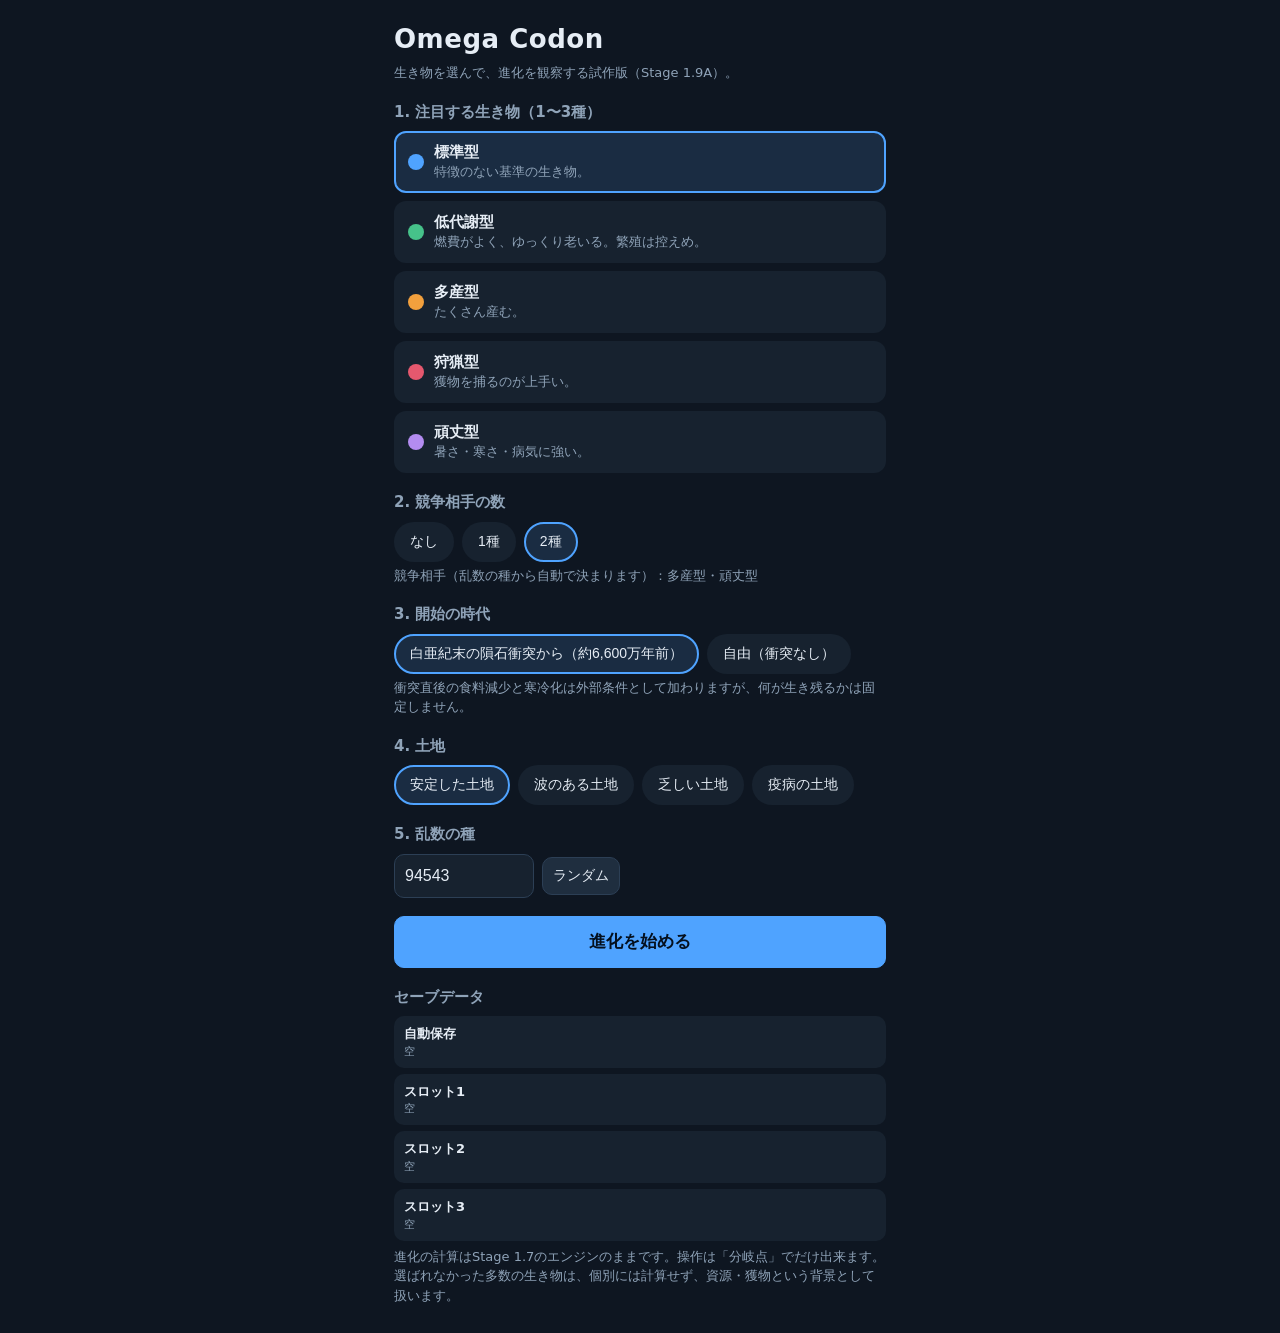
<file: stage1.9c/index.html>
<!doctype html>
<html lang="ja">
<head>
<meta charset="utf-8">
<meta name="viewport" content="width=device-width, initial-scale=1, viewport-fit=cover">
<meta name="theme-color" content="#0e1621">
<title>Omega Codon</title>
<link rel="stylesheet" href="style.css">
</head>
<body>
<div id="start" class="screen">
  <h1>Omega Codon</h1>
  <p class="sub">生き物を選んで、進化を観察する試作版（Stage 1.9A）。</p>
  <h2>1. 注目する生き物（1〜3種）</h2>
  <div id="creatures"></div>
  <h2>2. 競争相手の数</h2>
  <div id="rivals" class="chips"></div>
  <p id="rival-preview" class="note"></p>
  <h2>3. 開始の時代</h2>
  <div id="scenarios" class="chips"></div>
  <p class="note">衝突直後の食料減少と寒冷化は外部条件として加わりますが、何が生き残るかは固定しません。</p>
  <h2>4. 土地</h2>
  <div id="envs" class="chips"></div>
  <h2>5. 乱数の種</h2>
  <div class="row"><input id="seed" type="number" inputmode="numeric" min="1" value="1"><button id="reseed" class="btn small">ランダム</button></div>
  <button id="go" class="btn primary big">進化を始める</button>
  <h2>セーブデータ</h2>
  <div id="slots-start"></div>
  <p class="note">進化の計算はStage 1.7のエンジンのままです。操作は「分岐点」でだけ出来ます。選ばれなかった多数の生き物は、個別には計算せず、資源・獲物という背景として扱います。</p>
</div>

<div id="play" class="screen" hidden>
  <header>
    <div><b id="h-t">0</b><small> ステップ</small></div>
    <div><b id="h-gen">0</b><small> 世代</small></div>
    <div><b id="h-pop">0</b><small> 体</small></div>
    <button id="menu" class="btn small">メニュー</button>
  </header>
  <div id="timeline"></div>
  <canvas id="world" width="360" height="260"></canvas>
  <div id="linbar"></div>
  <div class="controls">
    <button id="pp" class="btn primary">⏸</button>
    <div id="speeds"></div>
    <button id="save" class="btn small">保存</button>
  </div>
  <div id="speedinfo" class="note"></div>
  <div class="controls2"><button id="auto" class="chip">自動：OFF</button><span class="note" id="auto-note">分岐点で止まります</span></div>
  <div class="bghead">背景（アリーナの外の世界）：粗い計算</div>
  <canvas id="bgstrip" width="360" height="110"></canvas>
  <div id="legend"></div>
  <nav id="tabs"><button data-tab="stat" class="on">状況</button><button data-tab="trait">形質</button><button data-tab="graph">推移</button><button data-tab="env">環境</button><button data-tab="log">履歴</button></nav>
  <section id="tab-stat"></section>
  <section id="tab-trait" hidden></section>
  <section id="tab-graph" hidden><canvas id="chart" width="360" height="200"></canvas><div id="chart-note" class="note"></div></section>
  <section id="tab-env" hidden>
    <div class="chips" id="env-modes"></div>
    <div class="chips" id="ov-modes"></div>
    <div id="ov-detail"></div>
    <canvas id="habitat" width="360" height="360"></canvas>
    <div class="envtools" id="env-tools"></div>
    <div id="env-note" class="note"></div>
  </section>
  <section id="tab-log" hidden></section>
</div>

<div id="modal" hidden><div class="card" id="modal-card"></div></div>
<div id="toast" hidden></div>
<script src="engine19.js"></script>
<script src="background.js"></script>
<script src="earthhistory.js"></script>
<script src="adaptation.js"></script>
<script src="timemodel.js"></script>
<script src="habitat.js"></script>
<script src="game.js"></script>
<script src="app.js"></script>
</body>
</html>
</file>
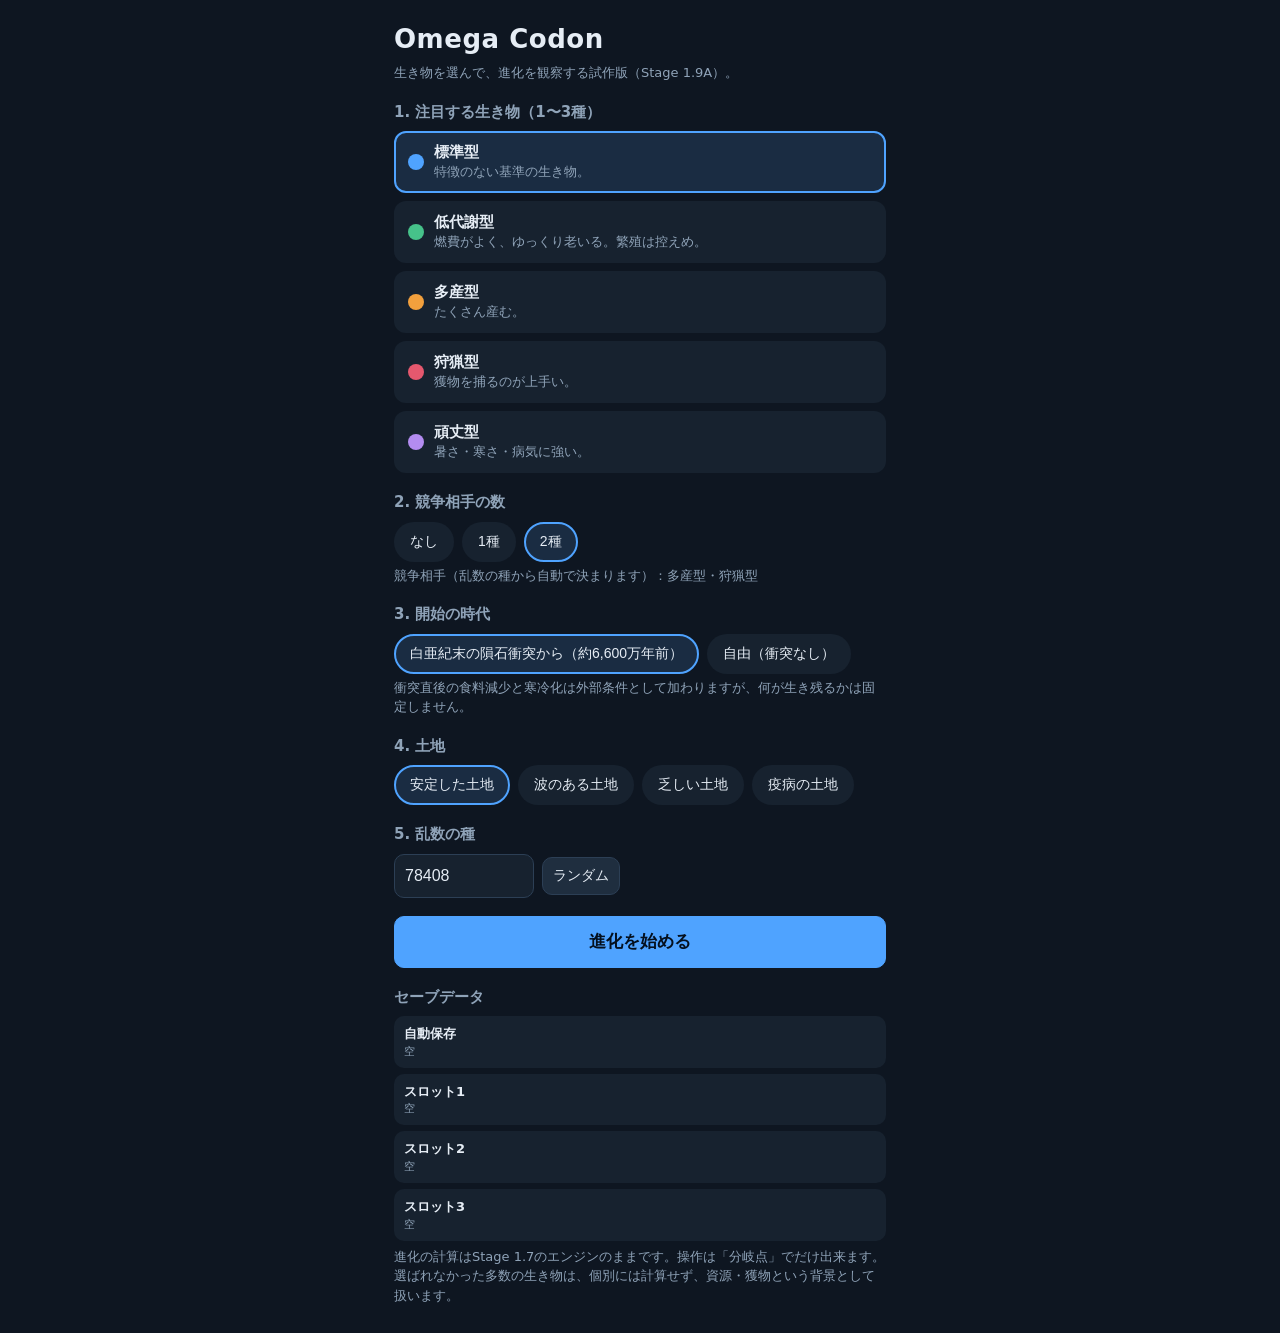
<file: stage1.9d/index.html>
<!doctype html>
<html lang="ja">
<head>
<meta charset="utf-8">
<meta name="viewport" content="width=device-width, initial-scale=1, viewport-fit=cover">
<meta name="theme-color" content="#0e1621">
<title>Omega Codon</title>
<link rel="stylesheet" href="style.css">
</head>
<body>
<div id="start" class="screen">
  <h1>Omega Codon</h1>
  <p class="sub">生き物を選んで、進化を観察する試作版（Stage 1.9A）。</p>
  <h2>1. 注目する生き物（1〜3種）</h2>
  <div id="creatures"></div>
  <h2>2. 競争相手の数</h2>
  <div id="rivals" class="chips"></div>
  <p id="rival-preview" class="note"></p>
  <h2>3. 開始の時代</h2>
  <div id="scenarios" class="chips"></div>
  <p class="note">衝突直後の食料減少と寒冷化は外部条件として加わりますが、何が生き残るかは固定しません。</p>
  <h2>4. 土地</h2>
  <div id="envs" class="chips"></div>
  <h2>5. 乱数の種</h2>
  <div class="row"><input id="seed" type="number" inputmode="numeric" min="1" value="1"><button id="reseed" class="btn small">ランダム</button></div>
  <button id="go" class="btn primary big">進化を始める</button>
  <h2>セーブデータ</h2>
  <div id="slots-start"></div>
  <p class="note">進化の計算はStage 1.7のエンジンのままです。操作は「分岐点」でだけ出来ます。選ばれなかった多数の生き物は、個別には計算せず、資源・獲物という背景として扱います。</p>
</div>

<div id="play" class="screen" hidden>
  <header>
    <div><b id="h-t">0</b><small> 経過（仮定）</small></div>
    <div><b id="h-gen">0</b><small> 累積世代</small></div>
    <div><b id="h-pop">0</b><small> 体</small></div>
    <button id="menu" class="btn small">メニュー</button>
  </header>
  <div id="timeline"></div>
  <canvas id="world" width="360" height="260"></canvas>
  <div id="rankbar"></div>
  <div id="linbar"></div>
  <div class="controls">
    <button id="pp" class="btn primary">⏸</button>
    <div id="speeds"></div>
    <button id="save" class="btn small">保存</button>
  </div>
  <div class="skiprow"><button id="skip" class="btn small">⏭ 次の出来事まで早送り</button><span id="skipnote" class="note"></span></div>
  <div id="speedinfo" class="note"></div>
  <div class="controls2"><button id="auto" class="chip">自動：OFF</button><span class="note" id="auto-note">分岐点で止まります</span></div>
  <div class="bghead">背景（アリーナの外の世界）：粗い計算</div>
  <canvas id="bgstrip" width="360" height="110"></canvas>
  <div id="legend"></div>
  <nav id="tabs"><button data-tab="stat" class="on">状況</button><button data-tab="ind">個体</button><button data-tab="rank">ランク</button><button data-tab="trait">形質</button><button data-tab="graph">推移</button><button data-tab="env">環境</button><button data-tab="log">履歴</button></nav>
  <section id="tab-stat"></section>
  <section id="tab-ind" hidden></section>
  <section id="tab-rank" hidden></section>
  <section id="tab-trait" hidden></section>
  <section id="tab-graph" hidden><canvas id="chart" width="360" height="200"></canvas><div id="chart-note" class="note"></div></section>
  <section id="tab-env" hidden>
    <div class="chips" id="env-modes"></div>
    <div class="chips" id="ov-modes"></div>
    <div id="ov-detail"></div>
    <canvas id="habitat" width="360" height="360"></canvas>
    <div class="envtools" id="env-tools"></div>
    <div id="env-note" class="note"></div>
  </section>
  <section id="tab-log" hidden></section>
</div>

<div id="modal" hidden><div class="card" id="modal-card"></div></div>
<div id="toast" hidden></div>
<script src="engine19.js"></script>
<script src="background.js"></script>
<script src="earthhistory.js"></script>
<script src="adaptation.js"></script>
<script src="timemodel.js"></script>
<script src="habitat.js"></script>
<script src="rank.js"></script>
<script src="game.js"></script>
<script src="app.js"></script>
</body>
</html>
</file>
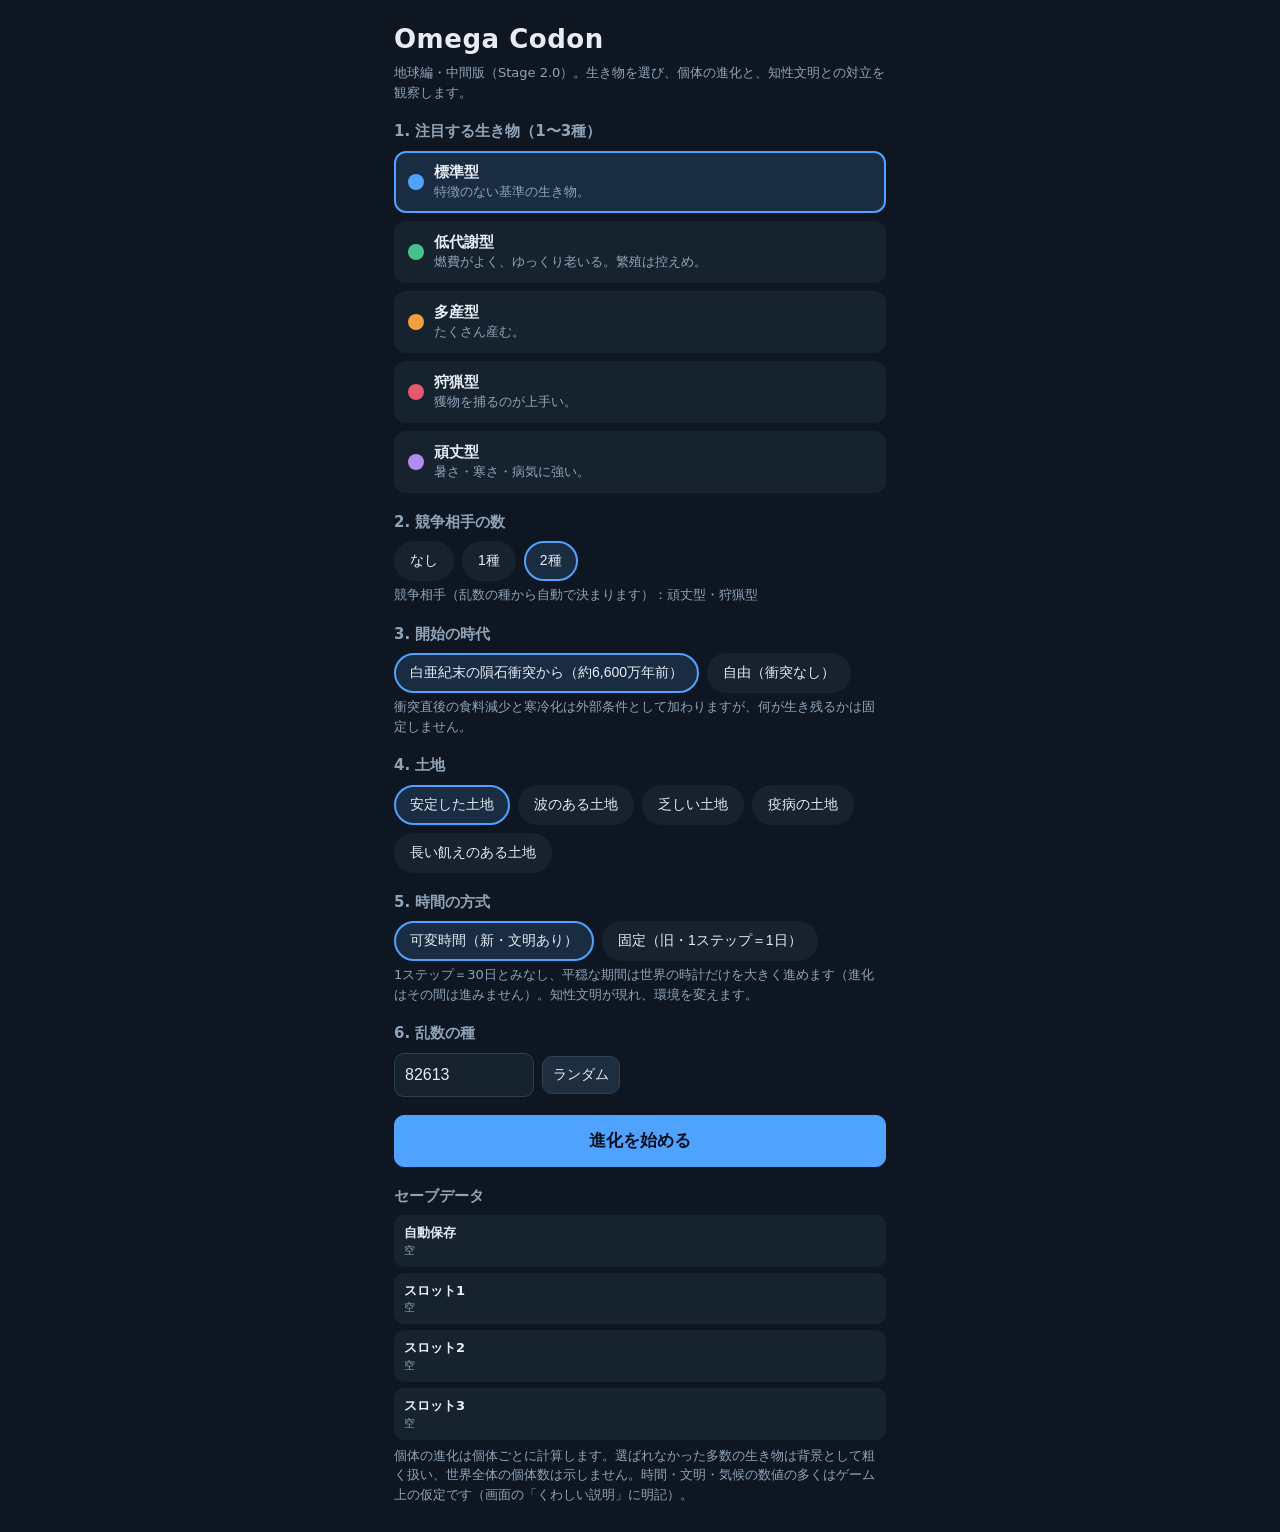
<file: stage2.0/index.html>
<!doctype html>
<html lang="ja">
<head>
<meta charset="utf-8">
<meta name="viewport" content="width=device-width, initial-scale=1, viewport-fit=cover">
<meta name="theme-color" content="#0e1621">
<title>Omega Codon</title>
<link rel="stylesheet" href="style.css">
</head>
<body>
<div id="start" class="screen">
  <h1>Omega Codon</h1>
  <p class="sub">地球編・中間版（Stage 2.0）。生き物を選び、個体の進化と、知性文明との対立を観察します。</p>
  <h2>1. 注目する生き物（1〜3種）</h2>
  <div id="creatures"></div>
  <h2>2. 競争相手の数</h2>
  <div id="rivals" class="chips"></div>
  <p id="rival-preview" class="note"></p>
  <h2>3. 開始の時代</h2>
  <div id="scenarios" class="chips"></div>
  <p class="note">衝突直後の食料減少と寒冷化は外部条件として加わりますが、何が生き残るかは固定しません。</p>
  <h2>4. 土地</h2>
  <div id="envs" class="chips"></div>
  <h2>5. 時間の方式</h2>
  <div id="timemodes" class="chips"></div>
  <p id="timemode-note" class="note"></p>
  <h2>6. 乱数の種</h2>
  <div class="row"><input id="seed" type="number" inputmode="numeric" min="1" value="1"><button id="reseed" class="btn small">ランダム</button></div>
  <button id="go" class="btn primary big">進化を始める</button>
  <h2>セーブデータ</h2>
  <div id="slots-start"></div>
  <p class="note">個体の進化は個体ごとに計算します。選ばれなかった多数の生き物は背景として粗く扱い、世界全体の個体数は示しません。時間・文明・気候の数値の多くはゲーム上の仮定です（画面の「くわしい説明」に明記）。</p>
</div>

<div id="play" class="screen" hidden>
  <div id="hud">
    <div class="hud-era"><b id="hud-era">-</b><small id="hud-sub"></small></div>
    <div id="hud-rank"></div>
    <button id="menu" class="btn small" aria-label="メニュー">☰</button>
  </div>
  <div id="hud2"></div>
  <div id="timeline" hidden></div>
  <canvas id="world" width="360" height="260"></canvas>
  <div id="linbar"></div>
  <div id="stratbar"></div>
  <div class="controls">
    <button id="pp" class="btn primary">⏸</button>
    <div id="speeds"></div>
    <button id="save" class="btn small">保存</button>
  </div>
  <div class="skiprow"><button id="skip" class="btn small">⏭ 次の出来事まで早送り</button><span id="skipnote" class="note"></span></div>
  <div id="speedinfo" class="note"></div>
  <div class="controls2"><button id="auto" class="chip">自動：OFF</button><span class="note" id="auto-note"></span></div>
  <div id="ticker"></div>
  <nav id="tabs"><button data-tab="world" class="on">世界</button><button data-tab="stat">状況</button><button data-tab="ind">個体</button><button data-tab="rank">ランク</button><button data-tab="trait">形質</button><button data-tab="graph">推移</button><button data-tab="env">環境</button><button data-tab="log">履歴</button></nav>
  <section id="tab-world"></section>
  <section id="tab-stat" hidden></section>
  <section id="tab-ind" hidden></section>
  <section id="tab-rank" hidden></section>
  <section id="tab-trait" hidden></section>
  <section id="tab-graph" hidden><canvas id="chart" width="360" height="200"></canvas><div id="chart-note" class="note"></div></section>
  <section id="tab-env" hidden>
    <div class="chips" id="env-modes"></div>
    <div class="chips" id="ov-modes"></div>
    <div id="ov-detail"></div>
    <canvas id="habitat" width="360" height="360"></canvas>
    <div class="envtools" id="env-tools"></div>
    <div id="env-note" class="note"></div>
  </section>
  <section id="tab-log" hidden></section>
</div>

<div id="modal" hidden><div class="card" id="modal-card"></div></div>
<div id="toast" hidden></div>
<script src="engine19.js"></script>
<script src="background.js"></script>
<script src="earthhistory.js"></script>
<script src="adaptation.js"></script>
<script src="civilization.js"></script>
<script src="world.js"></script>
<script src="timemodel.js"></script>
<script src="habitat.js"></script>
<script src="rank.js"></script>
<script src="game.js"></script>
<script src="app.js"></script>
</body>
</html>
</file>
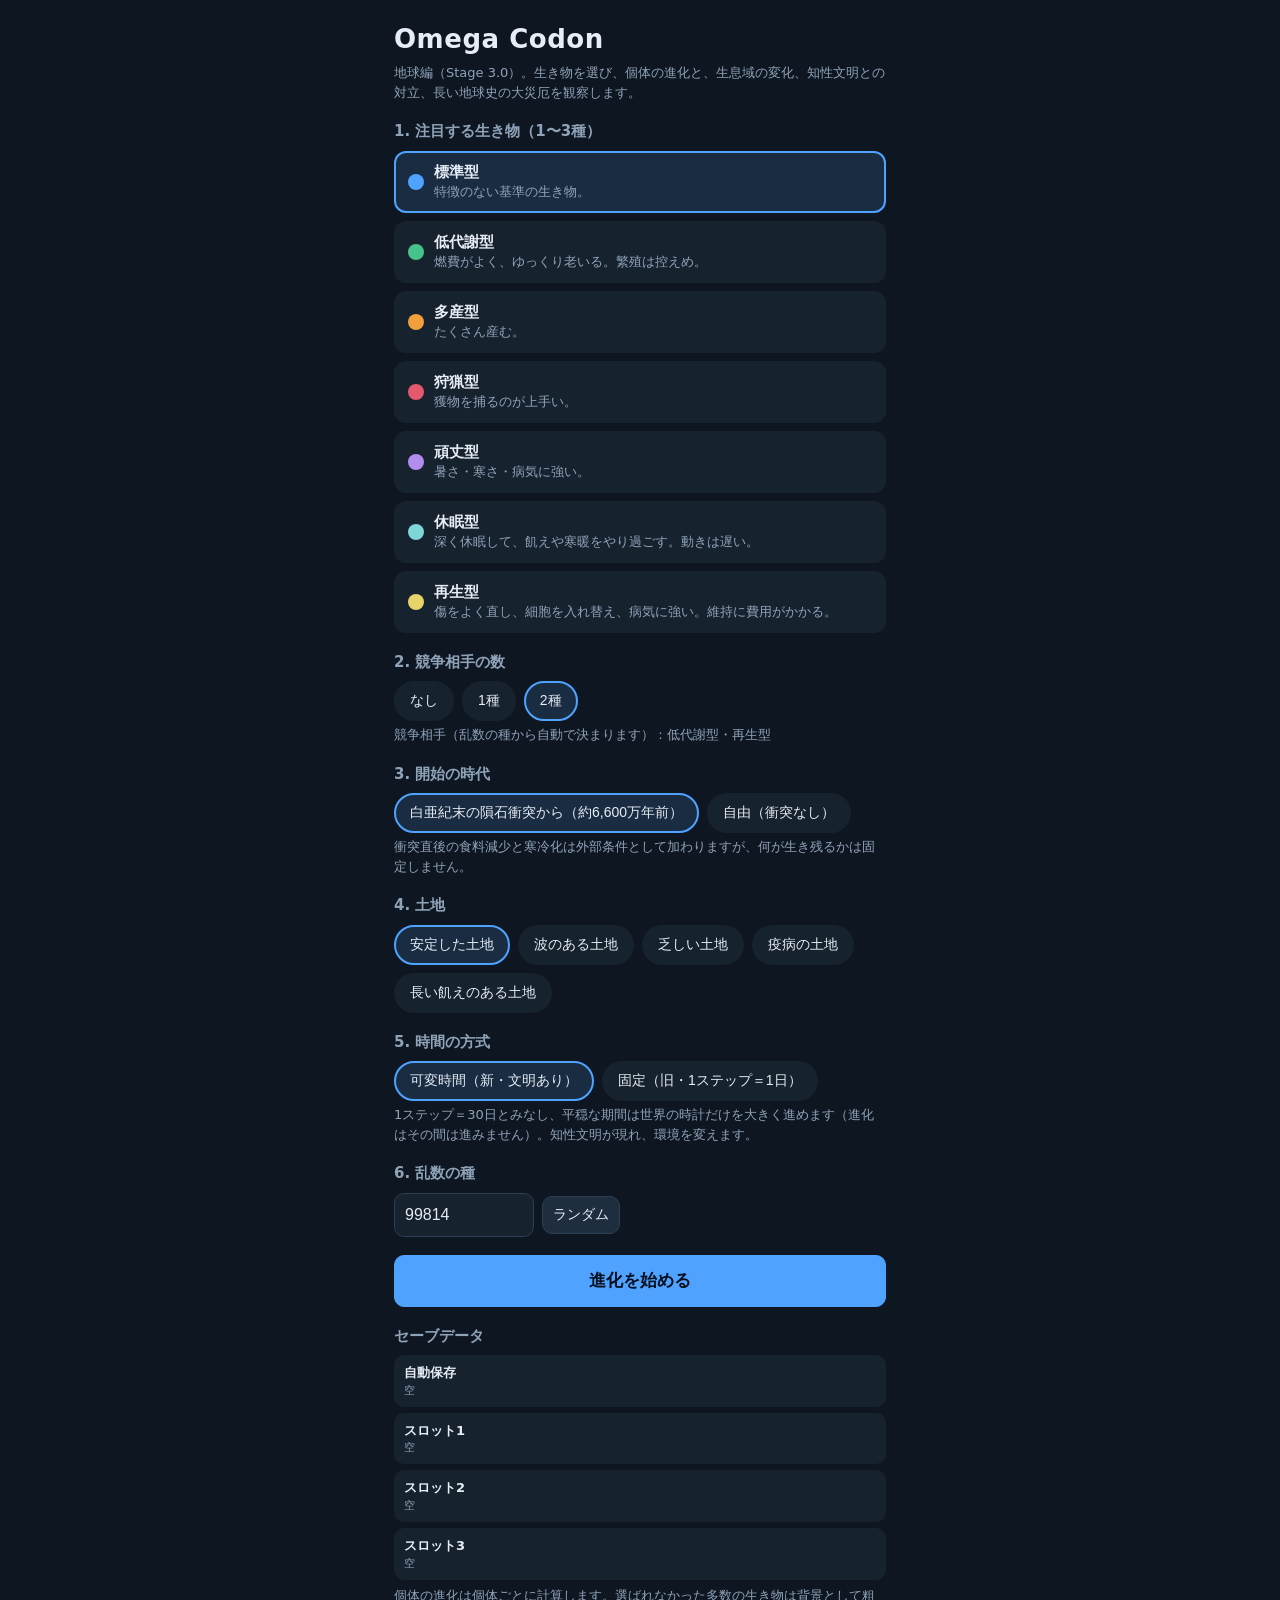
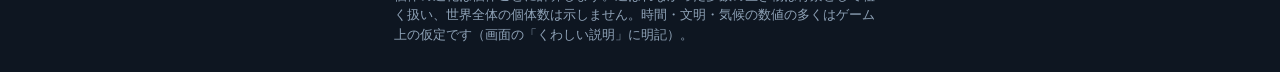
<file: stage3.0/index.html>
<!doctype html>
<html lang="ja">
<head>
<meta charset="utf-8">
<meta name="viewport" content="width=device-width, initial-scale=1, viewport-fit=cover">
<meta name="theme-color" content="#0e1621">
<title>Omega Codon</title>
<link rel="stylesheet" href="style.css">
</head>
<body>
<div id="start" class="screen">
  <h1>Omega Codon</h1>
  <p class="sub">地球編（Stage 3.0）。生き物を選び、個体の進化と、生息域の変化、知性文明との対立、長い地球史の大災厄を観察します。</p>
  <h2>1. 注目する生き物（1〜3種）</h2>
  <div id="creatures"></div>
  <h2>2. 競争相手の数</h2>
  <div id="rivals" class="chips"></div>
  <p id="rival-preview" class="note"></p>
  <h2>3. 開始の時代</h2>
  <div id="scenarios" class="chips"></div>
  <p class="note">衝突直後の食料減少と寒冷化は外部条件として加わりますが、何が生き残るかは固定しません。</p>
  <h2>4. 土地</h2>
  <div id="envs" class="chips"></div>
  <h2>5. 時間の方式</h2>
  <div id="timemodes" class="chips"></div>
  <p id="timemode-note" class="note"></p>
  <h2>6. 乱数の種</h2>
  <div class="row"><input id="seed" type="number" inputmode="numeric" min="1" value="1"><button id="reseed" class="btn small">ランダム</button></div>
  <button id="go" class="btn primary big">進化を始める</button>
  <h2>セーブデータ</h2>
  <div id="slots-start"></div>
  <p class="note">個体の進化は個体ごとに計算します。選ばれなかった多数の生き物は背景として粗く扱い、世界全体の個体数は示しません。時間・文明・気候の数値の多くはゲーム上の仮定です（画面の「くわしい説明」に明記）。</p>
</div>

<div id="play" class="screen" hidden>
  <div id="hud">
    <div class="hud-era"><b id="hud-era">-</b><small id="hud-sub"></small></div>
    <div id="hud-rank"></div>
    <button id="menu" class="btn small" aria-label="メニュー">☰</button>
  </div>
  <div id="hud2"></div>
  <div id="rankstrip" role="button"></div>
  <div id="timeline" hidden></div>
  <canvas id="world" width="360" height="260"></canvas>
  <div id="linbar"></div>
  <div id="stratbar"></div>
  <div class="controls">
    <button id="pp" class="btn primary">⏸</button>
    <div id="speeds"></div>
  </div>
  <div class="row3"><button id="skip" class="btn small">⏭ 次の出来事まで</button><button id="auto" class="chip">自動：OFF</button><button id="save" class="btn small">保存</button></div>
  <div id="speedinfo" class="note"></div><span id="skipnote" class="note"></span><span class="note" id="auto-note" hidden></span>
  <div id="ticker"></div>
  <nav id="tabs"><button data-tab="world" class="on">世界</button><button data-tab="stat">状況</button><button data-tab="ind">個体</button><button data-tab="rank">ランク</button><button data-tab="trait">形質</button><button data-tab="graph">推移</button><button data-tab="env">環境</button><button data-tab="log">履歴</button></nav>
  <section id="tab-world"></section>
  <section id="tab-stat" hidden></section>
  <section id="tab-ind" hidden></section>
  <section id="tab-rank" hidden></section>
  <section id="tab-trait" hidden></section>
  <section id="tab-graph" hidden><canvas id="chart" width="360" height="200"></canvas><div id="chart-note" class="note"></div></section>
  <section id="tab-env" hidden>
    <div class="chips" id="env-modes"></div>
    <div class="chips" id="ov-modes"></div>
    <div id="ov-detail"></div>
    <canvas id="habitat" width="360" height="360"></canvas>
    <div class="envtools" id="env-tools"></div>
    <div id="env-note" class="note"></div>
  </section>
  <section id="tab-log" hidden></section>
</div>

<div id="modal" hidden><div class="card" id="modal-card"></div></div>
<div id="toast" hidden></div>
<script src="engine19.js"></script>
<script src="background.js"></script>
<script src="earthhistory.js"></script>
<script src="adaptation.js"></script>
<script src="civilization.js"></script>
<script src="catastrophe.js"></script>
<script src="world.js"></script>
<script src="niche.js"></script>
<script src="offworld.js"></script>
<script src="timemodel.js"></script>
<script src="habitat.js"></script>
<script src="rank.js"></script>
<script src="game.js"></script>
<script src="app.js"></script>
</body>
</html>
</file>
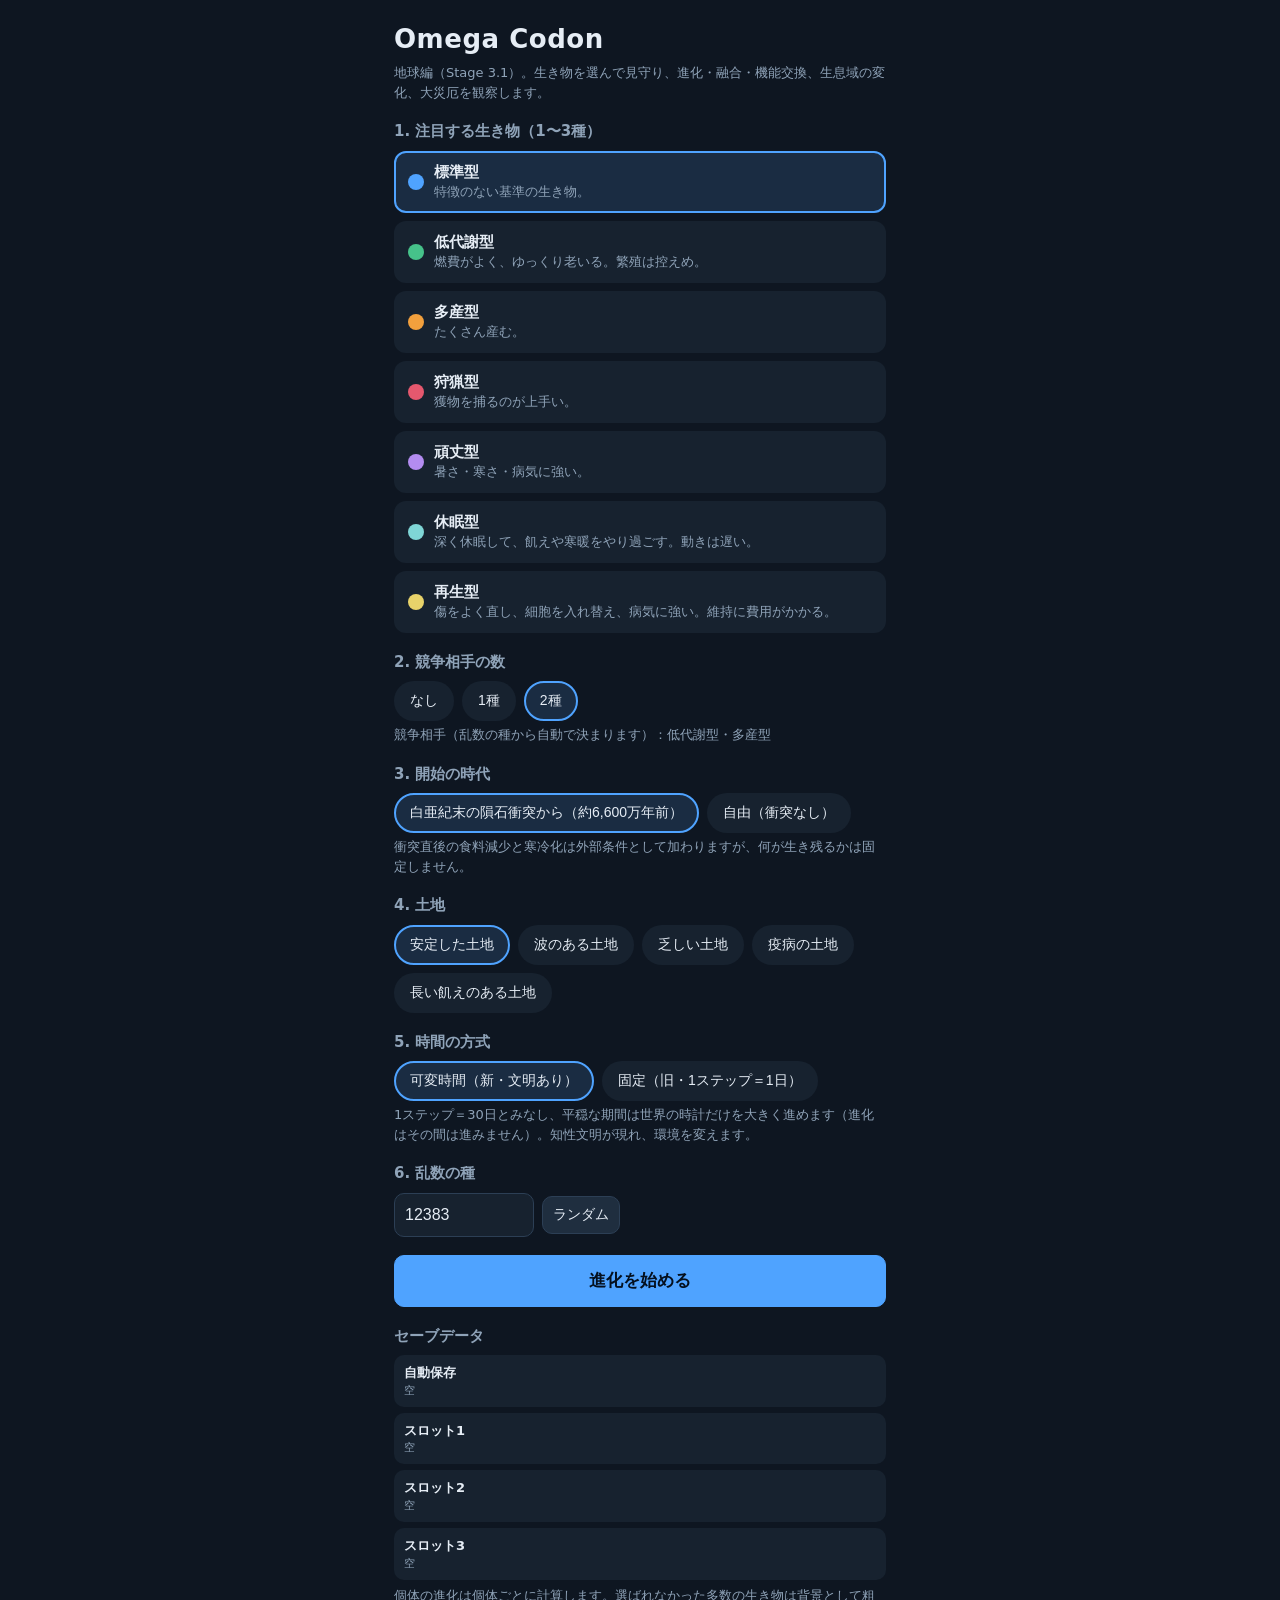
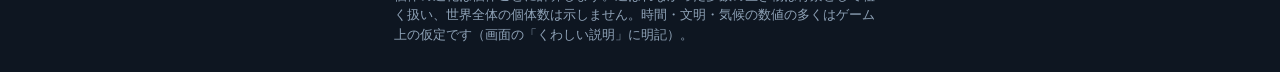
<file: stage3.1/index.html>
<!doctype html>
<html lang="ja">
<head>
<meta charset="utf-8">
<meta name="viewport" content="width=device-width, initial-scale=1, viewport-fit=cover">
<meta name="theme-color" content="#0e1621">
<title>Omega Codon</title>
<link rel="stylesheet" href="style.css">
</head>
<body>
<div id="start" class="screen">
  <h1>Omega Codon</h1>
  <p class="sub">地球編（Stage 3.1）。生き物を選んで見守り、進化・融合・機能交換、生息域の変化、大災厄を観察します。</p>
  <h2>1. 注目する生き物（1〜3種）</h2>
  <div id="creatures"></div>
  <h2>2. 競争相手の数</h2>
  <div id="rivals" class="chips"></div>
  <p id="rival-preview" class="note"></p>
  <h2>3. 開始の時代</h2>
  <div id="scenarios" class="chips"></div>
  <p class="note">衝突直後の食料減少と寒冷化は外部条件として加わりますが、何が生き残るかは固定しません。</p>
  <h2>4. 土地</h2>
  <div id="envs" class="chips"></div>
  <h2>5. 時間の方式</h2>
  <div id="timemodes" class="chips"></div>
  <p id="timemode-note" class="note"></p>
  <h2>6. 乱数の種</h2>
  <div class="row"><input id="seed" type="number" inputmode="numeric" min="1" value="1"><button id="reseed" class="btn small">ランダム</button></div>
  <button id="go" class="btn primary big">進化を始める</button>
  <h2>セーブデータ</h2>
  <div id="slots-start"></div>
  <p class="note">個体の進化は個体ごとに計算します。選ばれなかった多数の生き物は背景として粗く扱い、世界全体の個体数は示しません。時間・文明・気候の数値の多くはゲーム上の仮定です（画面の「くわしい説明」に明記）。</p>
</div>

<div id="play" class="screen" hidden>
  <div id="hud">
    <div class="hud-era"><b id="hud-era">-</b><small id="hud-sub"></small></div>
    <div id="hud-rank"></div>
    <button id="menu" class="btn small" aria-label="メニュー">☰</button>
  </div>
  <div id="hud2"></div>
  <div id="rankstrip" role="button"></div>
  <div id="timeline" hidden></div>
  <canvas id="world" width="360" height="260"></canvas>
  <div id="mapcap" class="mapcap">円の大きさ＝環境支配力（個体数ではない）／点線＝参考の道筋</div>
  <div id="linbar"></div>
  <div id="stratbar"></div>
  <div class="controls">
    <button id="pp" class="btn primary">⏸</button>
    <div id="speeds"></div>
  </div>
  <div class="row3"><button id="skip" class="btn small">⏭ 次の出来事まで</button><button id="auto" class="chip">自動：OFF</button><button id="save" class="btn small">保存</button></div>
  <div id="speedinfo" class="note"></div><span id="skipnote" class="note"></span><span class="note" id="auto-note" hidden></span>
  <div id="ticker"></div>
  <nav id="tabs"><button data-tab="world" class="on">世界</button><button data-tab="stat">状況</button><button data-tab="ind">個体</button><button data-tab="rank">ランク</button><button data-tab="trait">形質</button><button data-tab="graph">推移</button><button data-tab="env">環境</button><button data-tab="log">履歴</button></nav>
  <section id="tab-world"></section>
  <section id="tab-stat" hidden></section>
  <section id="tab-ind" hidden></section>
  <section id="tab-rank" hidden></section>
  <section id="tab-trait" hidden></section>
  <section id="tab-graph" hidden><canvas id="chart" width="360" height="200"></canvas><div id="chart-note" class="note"></div></section>
  <section id="tab-env" hidden>
    <div class="chips" id="env-modes"></div>
    <div class="chips" id="ov-modes"></div>
    <div id="ov-detail"></div>
    <canvas id="habitat" width="360" height="360"></canvas>
    <div class="envtools" id="env-tools"></div>
    <div id="env-note" class="note"></div>
  </section>
  <section id="tab-log" hidden></section>
</div>

<div id="modal" hidden><div class="card" id="modal-card"></div></div>
<div id="toast" hidden></div>
<script src="fmt.js"></script>
<script src="engine19.js"></script>
<script src="background.js"></script>
<script src="earthhistory.js"></script>
<script src="adaptation.js"></script>
<script src="civilization.js"></script>
<script src="catastrophe.js"></script>
<script src="world.js"></script>
<script src="niche.js"></script>
<script src="offworld.js"></script>
<script src="timemodel.js"></script>
<script src="habitat.js"></script>
<script src="rank.js"></script>
<script src="game.js"></script>
<script src="app.js"></script>
</body>
</html>
</file>
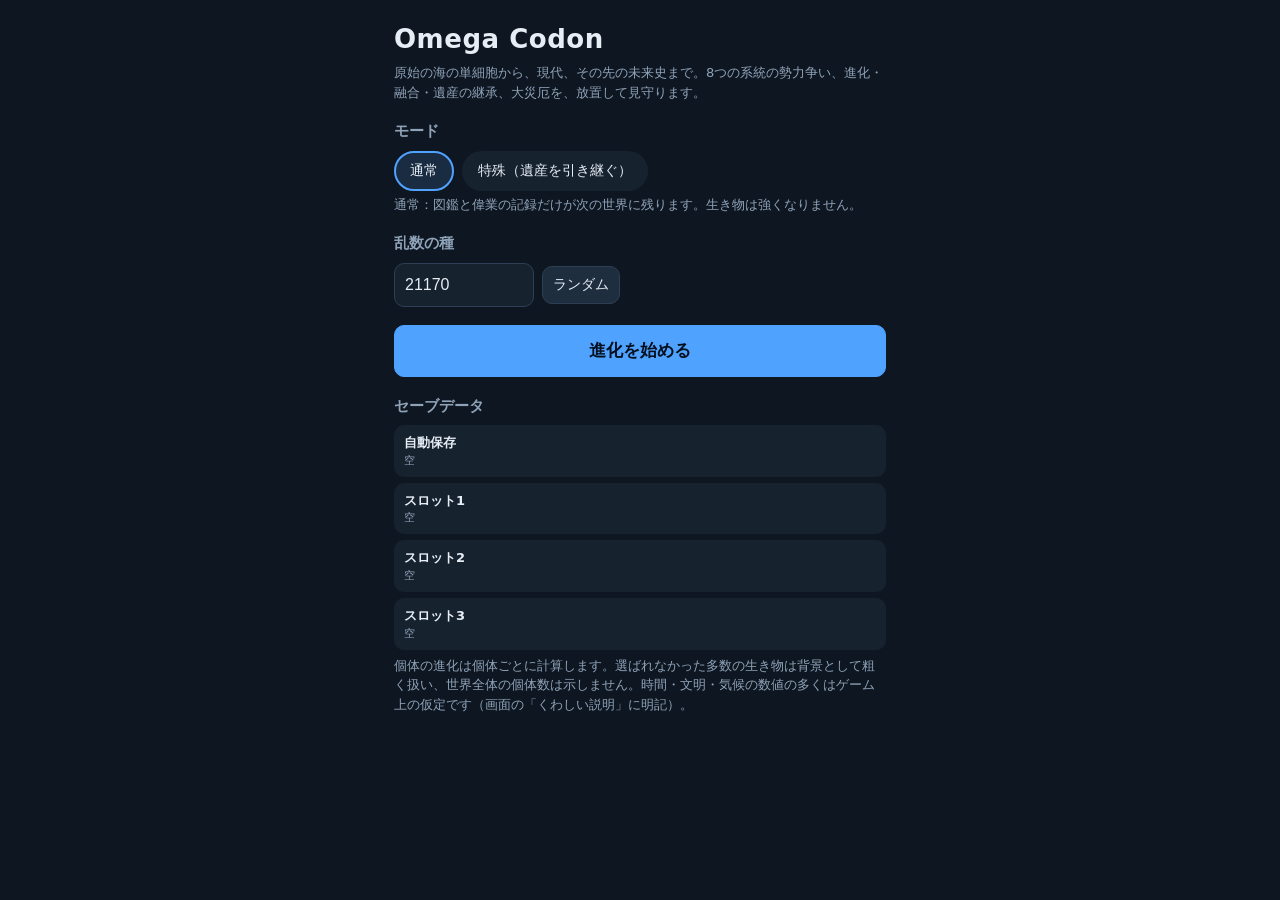
<file: stage4.0/index.html>
<!doctype html>
<html lang="ja">
<head>
<meta charset="utf-8">
<meta name="viewport" content="width=device-width, initial-scale=1, viewport-fit=cover">
<meta name="theme-color" content="#0e1621">
<title>Omega Codon</title>
<link rel="stylesheet" href="style.css">
</head>
<body>
<div id="start" class="screen">
  <h1>Omega Codon</h1>
  <p class="sub">原始の海の単細胞から、現代、その先の未来史まで。8つの系統の勢力争い、進化・融合・遺産の継承、大災厄を、放置して見守ります。</p>
  <div id="legacy-setup" hidden>
  <h2>1. 注目する生き物（1〜3種）</h2>
  <div id="creatures"></div>
  <h2>2. 競争相手の数</h2>
  <div id="rivals" class="chips"></div>
  <p id="rival-preview" class="note"></p>
  <h2>3. 開始の時代</h2>
  <div id="scenarios" class="chips"></div>
  <p class="note">衝突直後の食料減少と寒冷化は外部条件として加わりますが、何が生き残るかは固定しません。</p>
  <h2>4. 土地</h2>
  <div id="envs" class="chips"></div>
  <h2>5. 時間の方式</h2>
  <div id="timemodes" class="chips"></div>
  <p id="timemode-note" class="note"></p>
  </div>
  <h2>モード</h2>
  <div id="modes" class="chips"></div>
  <p id="mode-note" class="note"></p>

  <h2>乱数の種</h2>
  <div class="row"><input id="seed" type="number" inputmode="numeric" min="1" value="1"><button id="reseed" class="btn small">ランダム</button></div>
  <button id="go" class="btn primary big">進化を始める</button>
  <h2>セーブデータ</h2>
  <div id="slots-start"></div>
  <p class="note">個体の進化は個体ごとに計算します。選ばれなかった多数の生き物は背景として粗く扱い、世界全体の個体数は示しません。時間・文明・気候の数値の多くはゲーム上の仮定です（画面の「くわしい説明」に明記）。</p>
</div>

<div id="play" class="screen" hidden>
  <div id="hud">
    <div class="hud-era"><b id="hud-era">-</b><small id="hud-sub"></small></div>
    <div id="hud-rank"></div>
    <button id="menu" class="btn small" aria-label="メニュー">☰</button>
  </div>
  <div id="hud2"></div>
  <div id="rankstrip" role="button"></div>
  <div id="timeline" hidden></div>
  <canvas id="world" width="360" height="260"></canvas>
  <div id="mapcap" class="mapcap">円の大きさ＝環境支配力（個体数ではない）／点線＝参考の道筋</div>
  <div id="linbar"></div>
  <div id="stratbar"></div>
  <div class="controls">
    <button id="pp" class="btn primary">⏸</button>
    <div id="speeds"></div>
  </div>
  <div class="row3"><button id="skip" class="btn small">⏭ 次の出来事まで</button><button id="auto" class="chip">自動：OFF</button><button id="save" class="btn small">保存</button></div>
  <div id="speedinfo" class="note"></div><span id="skipnote" class="note"></span><span class="note" id="auto-note" hidden></span>
  <div id="ticker"></div>
  <div id="detailnav" class="chips" hidden></div>
  <nav id="tabs"><button data-tab="world" class="on">世界</button><button data-tab="stat">状況</button><button data-tab="ind">個体</button><button data-tab="rank">ランク</button><button data-tab="trait">形質</button><button data-tab="graph">推移</button><button data-tab="env">環境</button><button data-tab="log">履歴</button></nav>
  <section id="tab-codex"></section>
  <section id="tab-phylo" hidden></section>
  <section id="tab-codon" hidden></section>
  <section id="tab-feats" hidden></section>
  <section id="tab-about" hidden></section>
  <section id="tab-world" hidden></section>
  <section id="tab-stat" hidden></section>
  <section id="tab-ind" hidden></section>
  <section id="tab-rank" hidden></section>
  <section id="tab-trait" hidden></section>
  <section id="tab-graph" hidden><canvas id="chart" width="360" height="200"></canvas><div id="chart-note" class="note"></div></section>
  <section id="tab-env" hidden>
    <div class="chips" id="env-modes"></div>
    <div class="chips" id="ov-modes"></div>
    <div id="ov-detail"></div>
    <canvas id="habitat" width="360" height="360"></canvas>
    <div class="envtools" id="env-tools"></div>
    <div id="env-note" class="note"></div>
  </section>
  <section id="tab-log" hidden></section>
</div>

<div id="modal" hidden><div class="card" id="modal-card"></div></div>
<div id="toast" hidden></div>
<script src="fmt.js"></script>
<script src="engine19.js"></script>
<script src="background.js"></script>
<script src="earthhistory.js"></script>
<script src="adaptation.js"></script>
<script src="civilization.js"></script>
<script src="catastrophe.js"></script>
<script src="history4.js"></script>
<script src="dish.js"></script>
<script src="codex4.js"></script>
<script src="world.js"></script>
<script src="niche.js"></script>
<script src="offworld.js"></script>
<script src="timemodel.js"></script>
<script src="habitat.js"></script>
<script src="rank.js"></script>
<script src="game.js"></script>
<script src="app.js"></script>
</body>
</html>
</file>
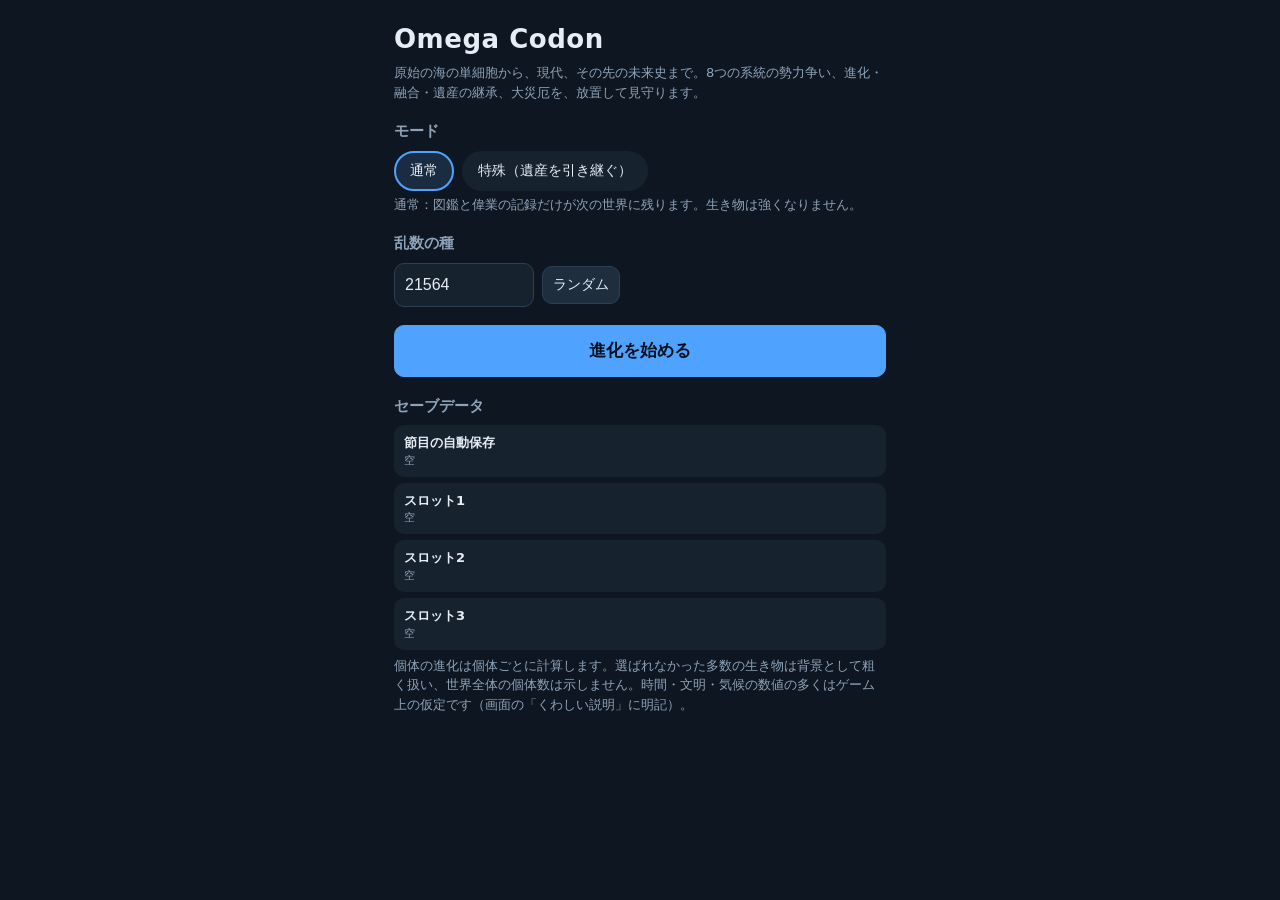
<file: stage5.0/index.html>
<!doctype html>
<html lang="ja">
<head>
<meta charset="utf-8">
<meta name="viewport" content="width=device-width, initial-scale=1, viewport-fit=cover">
<meta name="theme-color" content="#0e1621">
<title>Omega Codon</title>
<link rel="stylesheet" href="style.css">
</head>
<body>
<div id="start" class="screen">
  <h1>Omega Codon</h1>
  <p class="sub">原始の海の単細胞から、現代、その先の未来史まで。8つの系統の勢力争い、進化・融合・遺産の継承、大災厄を、放置して見守ります。</p>
  <div id="legacy-setup" hidden>
  <h2>1. 注目する生き物（1〜3種）</h2>
  <div id="creatures"></div>
  <h2>2. 競争相手の数</h2>
  <div id="rivals" class="chips"></div>
  <p id="rival-preview" class="note"></p>
  <h2>3. 開始の時代</h2>
  <div id="scenarios" class="chips"></div>
  <p class="note">衝突直後の食料減少と寒冷化は外部条件として加わりますが、何が生き残るかは固定しません。</p>
  <h2>4. 土地</h2>
  <div id="envs" class="chips"></div>
  <h2>5. 時間の方式</h2>
  <div id="timemodes" class="chips"></div>
  <p id="timemode-note" class="note"></p>
  </div>
  <h2>モード</h2>
  <div id="modes" class="chips"></div>
  <p id="mode-note" class="note"></p>

  <h2>乱数の種</h2>
  <div class="row"><input id="seed" type="number" inputmode="numeric" min="1" value="1"><button id="reseed" class="btn small">ランダム</button></div>
  <button id="go" class="btn primary big">進化を始める</button>
  <h2>セーブデータ</h2>
  <div id="slots-start"></div>
  <p class="note">個体の進化は個体ごとに計算します。選ばれなかった多数の生き物は背景として粗く扱い、世界全体の個体数は示しません。時間・文明・気候の数値の多くはゲーム上の仮定です（画面の「くわしい説明」に明記）。</p>
</div>

<div id="play" class="screen" hidden>
  <div id="hud">
    <div class="hud-era"><b id="hud-era">-</b><small id="hud-sub"></small></div>
    <div id="hud-rank"></div>
    <button id="menu" class="btn small" aria-label="メニュー">☰</button>
  </div>
  <div id="hud2"></div>
  <div id="rankstrip" role="button"></div>
  <div id="timeline" hidden></div>
  <canvas id="world" width="360" height="260"></canvas>
  <div id="mapcap" class="mapcap">円の大きさ＝環境支配力（個体数ではない）／点線＝参考の道筋</div>
  <div id="dishpanel" hidden></div>
  <div id="linbar"></div>
  <div id="stratbar"></div>
  <div class="controls">
    <button id="pp" class="btn primary">⏸</button>
    <div id="speeds"></div>
  </div>
  <div class="row3"><button id="skip" class="btn small">⏭ 次の出来事まで</button><button id="auto" class="chip">自動：OFF</button><button id="save" class="btn small">保存</button></div>
  <div id="speedinfo" class="note"></div><span id="skipnote" class="note"></span><span class="note" id="auto-note" hidden></span>
  <div id="ticker"></div>
  <div id="detailnav" class="chips" hidden></div>
  <nav id="tabs"><button data-tab="world" class="on">世界</button><button data-tab="stat">状況</button><button data-tab="ind">個体</button><button data-tab="rank">ランク</button><button data-tab="trait">形質</button><button data-tab="graph">推移</button><button data-tab="env">環境</button><button data-tab="log">履歴</button></nav>
  <section id="tab-codex"></section>
  <section id="tab-phylo" hidden></section>
  <section id="tab-codon" hidden></section>
  <section id="tab-feats" hidden></section>
  <section id="tab-about" hidden></section>
  <section id="tab-world" hidden></section>
  <section id="tab-stat" hidden></section>
  <section id="tab-ind" hidden></section>
  <section id="tab-rank" hidden></section>
  <section id="tab-trait" hidden></section>
  <section id="tab-graph" hidden><canvas id="chart" width="360" height="200"></canvas><div id="chart-note" class="note"></div></section>
  <section id="tab-env" hidden>
    <div class="chips" id="env-modes"></div>
    <div class="chips" id="ov-modes"></div>
    <div id="ov-detail"></div>
    <canvas id="habitat" width="360" height="360"></canvas>
    <div class="envtools" id="env-tools"></div>
    <div id="env-note" class="note"></div>
  </section>
  <section id="tab-log" hidden></section>
</div>

<div id="modal" hidden><div class="card" id="modal-card"></div></div>
<div id="toast" hidden></div>
<script src="fmt.js"></script>
<script src="engine19.js"></script>
<script src="mulberry.js"></script>
<script src="background.js"></script>
<script src="earthhistory.js"></script>
<script src="adaptation.js"></script>
<script src="civilization.js"></script>
<script src="catastrophe.js"></script>
<script src="history4.js"></script>
<script src="dish.js"></script>
<script src="dish2.js"></script>
<script src="colors.js"></script>
<script src="dishview.js"></script>
<script src="phylotree.js"></script>
<script src="views6.js"></script>
<script src="codex4.js"></script>
<script src="world.js"></script>
<script src="niche.js"></script>
<script src="offworld.js"></script>
<script src="timemodel.js"></script>
<script src="habitat.js"></script>
<script src="rank.js"></script>
<script src="observe6.js"></script>
<script src="game.js"></script>
<script src="app.js"></script>
</body>
</html>
</file>
<file: stage1.8/style.css>
:root{--bg:#0e1621;--panel:#17222f;--panel2:#1f2e3f;--text:#e6edf5;--dim:#8fa3b8;--accent:#4fa3ff;--ok:#46c28a;--warn:#f2a03d;--bad:#e5586e}
*{box-sizing:border-box;-webkit-tap-highlight-color:transparent}
html,body{margin:0;background:var(--bg);color:var(--text);font:15px/1.5 system-ui,-apple-system,"Noto Sans JP",sans-serif;overscroll-behavior:none}
.screen{max-width:520px;margin:0 auto;padding:14px 14px calc(24px + env(safe-area-inset-bottom))}
[hidden]{display:none!important}
h1{margin:6px 0 0;font-size:26px;letter-spacing:.02em}
h2{font-size:15px;margin:18px 0 8px;color:var(--dim);font-weight:600}
.sub,.note{color:var(--dim);font-size:13px;margin:4px 0}
.btn{background:var(--panel2);color:var(--text);border:1px solid #2c3f55;border-radius:10px;padding:10px 14px;font-size:15px;min-height:44px}
.btn.small{padding:6px 10px;min-height:38px;font-size:14px}
.btn.primary{background:var(--accent);border-color:var(--accent);color:#04101f;font-weight:700}
.btn.big{width:100%;margin-top:18px;min-height:52px;font-size:17px}
.btn:active{filter:brightness(1.2)}
.row{display:flex;gap:8px;align-items:center}
input[type=number]{background:var(--panel);color:var(--text);border:1px solid #2c3f55;border-radius:10px;padding:10px;font-size:16px;width:140px;min-height:44px}
#creatures{display:grid;gap:8px}
.cr{display:flex;gap:10px;align-items:center;background:var(--panel);border:2px solid transparent;border-radius:12px;padding:10px 12px;min-height:56px;text-align:left;color:var(--text);width:100%;font-size:15px}
.cr.on{border-color:var(--accent);background:#1a2c42}
.cr i{width:16px;height:16px;border-radius:50%;flex:none}
.cr b{display:block}.cr span{color:var(--dim);font-size:13px}
.chips{display:flex;gap:8px;flex-wrap:wrap}
.chip{background:var(--panel);border:2px solid transparent;border-radius:999px;padding:8px 14px;color:var(--text);font-size:14px;min-height:40px}
.chip.on{border-color:var(--accent);background:#1a2c42}
.slot{display:flex;gap:8px;align-items:center;background:var(--panel);border-radius:10px;padding:8px 10px;margin-bottom:6px}
.slot div{flex:1;font-size:13px}.slot small{color:var(--dim);display:block}
header{display:flex;gap:14px;align-items:center;padding:4px 2px 8px}
header div{flex:1}header b{font-size:20px}header small{color:var(--dim)}
#world{width:100%;aspect-ratio:360/260;background:#0a111a;border-radius:12px;display:block;touch-action:manipulation}
#legend{display:flex;gap:10px;flex-wrap:wrap;font-size:12px;color:var(--dim);margin:6px 2px}
#legend i{display:inline-block;width:10px;height:10px;border-radius:50%;margin-right:4px;vertical-align:-1px}
.controls{display:flex;gap:8px;align-items:center;margin:8px 0}
.controls #pp{width:58px;font-size:20px}
#speeds{display:flex;flex:1;gap:4px}
#speeds button{flex:1;background:var(--panel);border:1px solid #2c3f55;color:var(--text);border-radius:10px;min-height:44px;font-size:14px}
#speeds button.on{background:var(--accent);color:#04101f;font-weight:700;border-color:var(--accent)}
#tabs{display:flex;gap:4px;margin:6px 0 10px}
#tabs button{flex:1;background:var(--panel);border:0;color:var(--dim);padding:10px 0;border-radius:10px;min-height:44px;font-size:14px}
#tabs button.on{background:var(--panel2);color:var(--text);font-weight:700}
section{background:var(--panel);border-radius:12px;padding:10px 12px}
.kv{display:grid;grid-template-columns:1fr auto;gap:2px 10px;font-size:14px}.kv span:nth-child(odd){color:var(--dim)}.kv span:nth-child(even){text-align:right;font-variant-numeric:tabular-nums}
.bar{height:10px;border-radius:5px;background:#0e1621;overflow:hidden;margin:2px 0 8px}.bar>div{height:100%;background:var(--accent)}
.tr{display:flex;justify-content:space-between;font-size:13px;margin-top:4px}.tr .d{color:var(--dim)}
.ev{padding:6px 0;border-bottom:1px solid #243548;font-size:14px}.ev small{color:var(--dim);display:block;font-size:12px}
.ev.branch{color:var(--warn)}.ev.player{color:var(--ok)}.ev.crisis,.ev.disaster{color:var(--bad)}
canvas#chart{width:100%;aspect-ratio:360/200;display:block}
#modal{position:fixed;inset:0;background:rgba(0,0,0,.65);display:flex;align-items:flex-end;justify-content:center;z-index:10}
#modal .card{background:var(--panel);width:100%;max-width:520px;border-radius:18px 18px 0 0;padding:16px 16px calc(18px + env(safe-area-inset-bottom));max-height:88vh;overflow:auto}
#modal h3{margin:0 0 4px;font-size:18px}
.opt{display:block;width:100%;text-align:left;background:var(--panel2);border:1px solid #2c3f55;border-radius:12px;color:var(--text);padding:12px;margin-top:8px;min-height:56px;font-size:15px}
.opt span{display:block;color:var(--dim);font-size:13px}
#toast{position:fixed;left:50%;bottom:calc(20px + env(safe-area-inset-bottom));transform:translateX(-50%);background:#2c3f55;padding:10px 16px;border-radius:999px;font-size:14px;z-index:20;max-width:90vw}
.prog{height:10px;background:#0e1621;border-radius:5px;overflow:hidden;margin-top:10px}.prog>div{height:100%;background:var(--accent);width:0}

.kv .w{grid-column:1/-1;text-align:left!important;color:var(--text)!important;margin-top:4px}.kv .w small{color:var(--dim)}
header b,header small{white-space:nowrap}header small{font-size:12px}
</file>
<file: stage1.9a/style.css>
:root{--bg:#0e1621;--panel:#17222f;--panel2:#1f2e3f;--text:#e6edf5;--dim:#8fa3b8;--accent:#4fa3ff;--ok:#46c28a;--warn:#f2a03d;--bad:#e5586e}
*{box-sizing:border-box;-webkit-tap-highlight-color:transparent}
html,body{margin:0;background:var(--bg);color:var(--text);font:15px/1.5 system-ui,-apple-system,"Noto Sans JP",sans-serif;overscroll-behavior:none}
.screen{max-width:520px;margin:0 auto;padding:14px 14px calc(24px + env(safe-area-inset-bottom))}
[hidden]{display:none!important}
h1{margin:6px 0 0;font-size:26px;letter-spacing:.02em}
h2{font-size:15px;margin:18px 0 8px;color:var(--dim);font-weight:600}
.sub,.note{color:var(--dim);font-size:13px;margin:4px 0}
.btn{background:var(--panel2);color:var(--text);border:1px solid #2c3f55;border-radius:10px;padding:10px 14px;font-size:15px;min-height:44px}
.btn.small{padding:6px 10px;min-height:38px;font-size:14px}
.btn.primary{background:var(--accent);border-color:var(--accent);color:#04101f;font-weight:700}
.btn.big{width:100%;margin-top:18px;min-height:52px;font-size:17px}
.btn:active{filter:brightness(1.2)}
.row{display:flex;gap:8px;align-items:center}
input[type=number]{background:var(--panel);color:var(--text);border:1px solid #2c3f55;border-radius:10px;padding:10px;font-size:16px;width:140px;min-height:44px}
#creatures{display:grid;gap:8px}
.cr{display:flex;gap:10px;align-items:center;background:var(--panel);border:2px solid transparent;border-radius:12px;padding:10px 12px;min-height:56px;text-align:left;color:var(--text);width:100%;font-size:15px}
.cr.on{border-color:var(--accent);background:#1a2c42}
.cr i{width:16px;height:16px;border-radius:50%;flex:none}
.cr b{display:block}.cr span{color:var(--dim);font-size:13px}
.chips{display:flex;gap:8px;flex-wrap:wrap}
.chip{background:var(--panel);border:2px solid transparent;border-radius:999px;padding:8px 14px;color:var(--text);font-size:14px;min-height:40px}
.chip.on{border-color:var(--accent);background:#1a2c42}
.slot{display:flex;gap:8px;align-items:center;background:var(--panel);border-radius:10px;padding:8px 10px;margin-bottom:6px}
.slot div{flex:1;font-size:13px}.slot small{color:var(--dim);display:block}
header{display:flex;gap:14px;align-items:center;padding:4px 2px 8px}
header div{flex:1}header b{font-size:20px}header small{color:var(--dim)}
#world{width:100%;aspect-ratio:360/260;background:#0a111a;border-radius:12px;display:block;touch-action:manipulation}
#legend{display:flex;gap:10px;flex-wrap:wrap;font-size:12px;color:var(--dim);margin:6px 2px}
#legend i{display:inline-block;width:10px;height:10px;border-radius:50%;margin-right:4px;vertical-align:-1px}
.controls{display:flex;gap:8px;align-items:center;margin:8px 0}
.controls #pp{width:58px;font-size:20px}
#speeds{display:flex;flex:1;gap:4px}
#speeds button{flex:1;background:var(--panel);border:1px solid #2c3f55;color:var(--text);border-radius:10px;min-height:44px;font-size:14px}
#speeds button.on{background:var(--accent);color:#04101f;font-weight:700;border-color:var(--accent)}
#tabs{display:flex;gap:4px;margin:6px 0 10px}
#tabs button{flex:1;background:var(--panel);border:0;color:var(--dim);padding:10px 0;border-radius:10px;min-height:44px;font-size:14px}
#tabs button.on{background:var(--panel2);color:var(--text);font-weight:700}
section{background:var(--panel);border-radius:12px;padding:10px 12px}
.kv{display:grid;grid-template-columns:1fr auto;gap:2px 10px;font-size:14px}.kv span:nth-child(odd){color:var(--dim)}.kv span:nth-child(even){text-align:right;font-variant-numeric:tabular-nums}
.bar{height:10px;border-radius:5px;background:#0e1621;overflow:hidden;margin:2px 0 8px}.bar>div{height:100%;background:var(--accent)}
.tr{display:flex;justify-content:space-between;font-size:13px;margin-top:4px}.tr .d{color:var(--dim)}
.ev{padding:6px 0;border-bottom:1px solid #243548;font-size:14px}.ev small{color:var(--dim);display:block;font-size:12px}
.ev.branch{color:var(--warn)}.ev.player{color:var(--ok)}.ev.crisis,.ev.disaster{color:var(--bad)}
canvas#chart{width:100%;aspect-ratio:360/200;display:block}
#modal{position:fixed;inset:0;background:rgba(0,0,0,.65);display:flex;align-items:flex-end;justify-content:center;z-index:10}
#modal .card{background:var(--panel);width:100%;max-width:520px;border-radius:18px 18px 0 0;padding:16px 16px calc(18px + env(safe-area-inset-bottom));max-height:88vh;overflow:auto}
#modal h3{margin:0 0 4px;font-size:18px}
.opt{display:block;width:100%;text-align:left;background:var(--panel2);border:1px solid #2c3f55;border-radius:12px;color:var(--text);padding:12px;margin-top:8px;min-height:56px;font-size:15px}
.opt span{display:block;color:var(--dim);font-size:13px}
#toast{position:fixed;left:50%;bottom:calc(20px + env(safe-area-inset-bottom));transform:translateX(-50%);background:#2c3f55;padding:10px 16px;border-radius:999px;font-size:14px;z-index:20;max-width:90vw}
.prog{height:10px;background:#0e1621;border-radius:5px;overflow:hidden;margin-top:10px}.prog>div{height:100%;background:var(--accent);width:0}

.kv .w{grid-column:1/-1;text-align:left!important;color:var(--text)!important;margin-top:4px}.kv .w small{color:var(--dim)}
header b,header small{white-space:nowrap}header small{font-size:12px}
#timeline{font-size:12px;color:var(--dim);line-height:1.45;margin:0 2px 6px}
#timeline b{color:var(--text);font-weight:600}
.controls2{display:flex;gap:10px;align-items:center;margin:0 0 8px}
.controls2 .chip{min-height:38px;padding:6px 12px;font-size:13px}
.controls2 .chip.on{border-color:var(--ok);background:#173528}
.opt.auto{border-style:dashed}
.grp{margin:10px 0 2px;font-size:13px;color:var(--accent);font-weight:700}
.lin{display:flex;justify-content:space-between;gap:8px;font-size:14px;padding:3px 0}
.lin small{color:var(--dim);display:block;font-size:12px}
.lin .num{text-align:right;font-variant-numeric:tabular-nums;white-space:nowrap}
.dn{color:var(--bad)}.up{color:var(--ok)}
canvas#habitat{width:100%;aspect-ratio:1/1;display:block;touch-action:none;background:#0a111a;border-radius:10px;margin-top:6px}
.envtools{display:flex;flex-wrap:wrap;gap:6px;margin-top:8px}
.envtools button{background:var(--panel2);border:1px solid #2c3f55;color:var(--text);border-radius:10px;padding:6px 10px;min-height:40px;font-size:13px}
.envtools button.on{background:var(--accent);color:#04101f;border-color:var(--accent);font-weight:700}
.envtools button:disabled{opacity:.4}
.assume{border-left:3px solid var(--warn);padding-left:8px;margin:8px 0;font-size:13px;color:var(--dim)}
select{background:var(--panel);color:var(--text);border:1px solid #2c3f55;border-radius:10px;padding:10px;font-size:15px;min-height:44px;width:100%}

.controls2 .chip{white-space:nowrap}
</file>
<file: stage1.9b/style.css>
:root{--bg:#0e1621;--panel:#17222f;--panel2:#1f2e3f;--text:#e6edf5;--dim:#8fa3b8;--accent:#4fa3ff;--ok:#46c28a;--warn:#f2a03d;--bad:#e5586e}
*{box-sizing:border-box;-webkit-tap-highlight-color:transparent}
html,body{margin:0;background:var(--bg);color:var(--text);font:15px/1.5 system-ui,-apple-system,"Noto Sans JP",sans-serif;overscroll-behavior:none}
.screen{max-width:520px;margin:0 auto;padding:14px 14px calc(24px + env(safe-area-inset-bottom))}
[hidden]{display:none!important}
h1{margin:6px 0 0;font-size:26px;letter-spacing:.02em}
h2{font-size:15px;margin:18px 0 8px;color:var(--dim);font-weight:600}
.sub,.note{color:var(--dim);font-size:13px;margin:4px 0}
.btn{background:var(--panel2);color:var(--text);border:1px solid #2c3f55;border-radius:10px;padding:10px 14px;font-size:15px;min-height:44px}
.btn.small{padding:6px 10px;min-height:38px;font-size:14px}
.btn.primary{background:var(--accent);border-color:var(--accent);color:#04101f;font-weight:700}
.btn.big{width:100%;margin-top:18px;min-height:52px;font-size:17px}
.btn:active{filter:brightness(1.2)}
.row{display:flex;gap:8px;align-items:center}
input[type=number]{background:var(--panel);color:var(--text);border:1px solid #2c3f55;border-radius:10px;padding:10px;font-size:16px;width:140px;min-height:44px}
#creatures{display:grid;gap:8px}
.cr{display:flex;gap:10px;align-items:center;background:var(--panel);border:2px solid transparent;border-radius:12px;padding:10px 12px;min-height:56px;text-align:left;color:var(--text);width:100%;font-size:15px}
.cr.on{border-color:var(--accent);background:#1a2c42}
.cr i{width:16px;height:16px;border-radius:50%;flex:none}
.cr b{display:block}.cr span{color:var(--dim);font-size:13px}
.chips{display:flex;gap:8px;flex-wrap:wrap}
.chip{background:var(--panel);border:2px solid transparent;border-radius:999px;padding:8px 14px;color:var(--text);font-size:14px;min-height:40px}
.chip.on{border-color:var(--accent);background:#1a2c42}
.slot{display:flex;gap:8px;align-items:center;background:var(--panel);border-radius:10px;padding:8px 10px;margin-bottom:6px}
.slot div{flex:1;font-size:13px}.slot small{color:var(--dim);display:block}
header{display:flex;gap:14px;align-items:center;padding:4px 2px 8px}
header div{flex:1}header b{font-size:20px}header small{color:var(--dim)}
#world{width:100%;aspect-ratio:360/260;background:#0a111a;border-radius:12px;display:block;touch-action:manipulation}
#legend{display:flex;gap:10px;flex-wrap:wrap;font-size:12px;color:var(--dim);margin:6px 2px}
#legend i{display:inline-block;width:10px;height:10px;border-radius:50%;margin-right:4px;vertical-align:-1px}
.controls{display:flex;gap:8px;align-items:center;margin:8px 0}
.controls #pp{width:58px;font-size:20px}
#speeds{display:flex;flex:1;gap:4px}
#speeds button{flex:1;background:var(--panel);border:1px solid #2c3f55;color:var(--text);border-radius:10px;min-height:44px;font-size:14px}
#speeds button.on{background:var(--accent);color:#04101f;font-weight:700;border-color:var(--accent)}
#tabs{display:flex;gap:4px;margin:6px 0 10px}
#tabs button{flex:1;background:var(--panel);border:0;color:var(--dim);padding:10px 0;border-radius:10px;min-height:44px;font-size:14px}
#tabs button.on{background:var(--panel2);color:var(--text);font-weight:700}
section{background:var(--panel);border-radius:12px;padding:10px 12px}
.kv{display:grid;grid-template-columns:1fr auto;gap:2px 10px;font-size:14px}.kv span:nth-child(odd){color:var(--dim)}.kv span:nth-child(even){text-align:right;font-variant-numeric:tabular-nums}
.bar{height:10px;border-radius:5px;background:#0e1621;overflow:hidden;margin:2px 0 8px}.bar>div{height:100%;background:var(--accent)}
.tr{display:flex;justify-content:space-between;font-size:13px;margin-top:4px}.tr .d{color:var(--dim)}
.ev{padding:6px 0;border-bottom:1px solid #243548;font-size:14px}.ev small{color:var(--dim);display:block;font-size:12px}
.ev.branch{color:var(--warn)}.ev.player{color:var(--ok)}.ev.crisis,.ev.disaster{color:var(--bad)}
canvas#chart{width:100%;aspect-ratio:360/200;display:block}
#modal{position:fixed;inset:0;background:rgba(0,0,0,.65);display:flex;align-items:flex-end;justify-content:center;z-index:10}
#modal .card{background:var(--panel);width:100%;max-width:520px;border-radius:18px 18px 0 0;padding:16px 16px calc(18px + env(safe-area-inset-bottom));max-height:88vh;overflow:auto}
#modal h3{margin:0 0 4px;font-size:18px}
.opt{display:block;width:100%;text-align:left;background:var(--panel2);border:1px solid #2c3f55;border-radius:12px;color:var(--text);padding:12px;margin-top:8px;min-height:56px;font-size:15px}
.opt span{display:block;color:var(--dim);font-size:13px}
#toast{position:fixed;left:50%;bottom:calc(20px + env(safe-area-inset-bottom));transform:translateX(-50%);background:#2c3f55;padding:10px 16px;border-radius:999px;font-size:14px;z-index:20;max-width:90vw}
.prog{height:10px;background:#0e1621;border-radius:5px;overflow:hidden;margin-top:10px}.prog>div{height:100%;background:var(--accent);width:0}

.kv .w{grid-column:1/-1;text-align:left!important;color:var(--text)!important;margin-top:4px}.kv .w small{color:var(--dim)}
header b,header small{white-space:nowrap}header small{font-size:12px}
#timeline{font-size:12px;color:var(--dim);line-height:1.45;margin:0 2px 6px}
#timeline b{color:var(--text);font-weight:600}
.controls2{display:flex;gap:10px;align-items:center;margin:0 0 8px}
.controls2 .chip{min-height:38px;padding:6px 12px;font-size:13px}
.controls2 .chip.on{border-color:var(--ok);background:#173528}
.opt.auto{border-style:dashed}
.grp{margin:10px 0 2px;font-size:13px;color:var(--accent);font-weight:700}
.lin{display:flex;justify-content:space-between;gap:8px;font-size:14px;padding:3px 0}
.lin small{color:var(--dim);display:block;font-size:12px}
.lin .num{text-align:right;font-variant-numeric:tabular-nums;white-space:nowrap}
.dn{color:var(--bad)}.up{color:var(--ok)}
canvas#habitat{width:100%;aspect-ratio:1/1;display:block;touch-action:none;background:#0a111a;border-radius:10px;margin-top:6px}
.envtools{display:flex;flex-wrap:wrap;gap:6px;margin-top:8px}
.envtools button{background:var(--panel2);border:1px solid #2c3f55;color:var(--text);border-radius:10px;padding:6px 10px;min-height:40px;font-size:13px}
.envtools button.on{background:var(--accent);color:#04101f;border-color:var(--accent);font-weight:700}
.envtools button:disabled{opacity:.4}
.assume{border-left:3px solid var(--warn);padding-left:8px;margin:8px 0;font-size:13px;color:var(--dim)}
select{background:var(--panel);color:var(--text);border:1px solid #2c3f55;border-radius:10px;padding:10px;font-size:15px;min-height:44px;width:100%}

.controls2 .chip{white-space:nowrap}

table.rt{width:100%;border-collapse:collapse;font-size:13px;margin:4px 0}table.rt th,table.rt td{padding:3px 4px;text-align:right}table.rt th:first-child,table.rt td:first-child{text-align:left}table.rt tr+tr td{border-top:1px solid #243548}
.ovbadge{font-size:12px;color:var(--warn);margin:6px 0}
</file>
<file: stage1.9c/style.css>
:root{--bg:#0e1621;--panel:#17222f;--panel2:#1f2e3f;--text:#e6edf5;--dim:#8fa3b8;--accent:#4fa3ff;--ok:#46c28a;--warn:#f2a03d;--bad:#e5586e}
*{box-sizing:border-box;-webkit-tap-highlight-color:transparent}
html,body{margin:0;background:var(--bg);color:var(--text);font:15px/1.5 system-ui,-apple-system,"Noto Sans JP",sans-serif;overscroll-behavior:none}
.screen{max-width:520px;margin:0 auto;padding:14px 14px calc(24px + env(safe-area-inset-bottom))}
[hidden]{display:none!important}
h1{margin:6px 0 0;font-size:26px;letter-spacing:.02em}
h2{font-size:15px;margin:18px 0 8px;color:var(--dim);font-weight:600}
.sub,.note{color:var(--dim);font-size:13px;margin:4px 0}
.btn{background:var(--panel2);color:var(--text);border:1px solid #2c3f55;border-radius:10px;padding:10px 14px;font-size:15px;min-height:44px}
.btn.small{padding:6px 10px;min-height:38px;font-size:14px}
.btn.primary{background:var(--accent);border-color:var(--accent);color:#04101f;font-weight:700}
.btn.big{width:100%;margin-top:18px;min-height:52px;font-size:17px}
.btn:active{filter:brightness(1.2)}
.row{display:flex;gap:8px;align-items:center}
input[type=number]{background:var(--panel);color:var(--text);border:1px solid #2c3f55;border-radius:10px;padding:10px;font-size:16px;width:140px;min-height:44px}
#creatures{display:grid;gap:8px}
.cr{display:flex;gap:10px;align-items:center;background:var(--panel);border:2px solid transparent;border-radius:12px;padding:10px 12px;min-height:56px;text-align:left;color:var(--text);width:100%;font-size:15px}
.cr.on{border-color:var(--accent);background:#1a2c42}
.cr i{width:16px;height:16px;border-radius:50%;flex:none}
.cr b{display:block}.cr span{color:var(--dim);font-size:13px}
.chips{display:flex;gap:8px;flex-wrap:wrap}
.chip{background:var(--panel);border:2px solid transparent;border-radius:999px;padding:8px 14px;color:var(--text);font-size:14px;min-height:40px}
.chip.on{border-color:var(--accent);background:#1a2c42}
.slot{display:flex;gap:8px;align-items:center;background:var(--panel);border-radius:10px;padding:8px 10px;margin-bottom:6px}
.slot div{flex:1;font-size:13px}.slot small{color:var(--dim);display:block}
header{display:flex;gap:14px;align-items:center;padding:4px 2px 8px}
header div{flex:1}header b{font-size:20px}header small{color:var(--dim)}
#world{width:100%;aspect-ratio:360/260;background:#0a111a;border-radius:12px;display:block;touch-action:manipulation}
#legend{display:flex;gap:10px;flex-wrap:wrap;font-size:12px;color:var(--dim);margin:6px 2px}
#legend i{display:inline-block;width:10px;height:10px;border-radius:50%;margin-right:4px;vertical-align:-1px}
.controls{display:flex;gap:8px;align-items:center;margin:8px 0}
.controls #pp{width:58px;font-size:20px}
#speeds{display:flex;flex:1;gap:4px}
#speeds button{flex:1;background:var(--panel);border:1px solid #2c3f55;color:var(--text);border-radius:10px;min-height:44px;font-size:14px}
#speeds button.on{background:var(--accent);color:#04101f;font-weight:700;border-color:var(--accent)}
#tabs{display:flex;gap:4px;margin:6px 0 10px}
#tabs button{flex:1;background:var(--panel);border:0;color:var(--dim);padding:10px 0;border-radius:10px;min-height:44px;font-size:14px}
#tabs button.on{background:var(--panel2);color:var(--text);font-weight:700}
section{background:var(--panel);border-radius:12px;padding:10px 12px}
.kv{display:grid;grid-template-columns:1fr auto;gap:2px 10px;font-size:14px}.kv span:nth-child(odd){color:var(--dim)}.kv span:nth-child(even){text-align:right;font-variant-numeric:tabular-nums}
.bar{height:10px;border-radius:5px;background:#0e1621;overflow:hidden;margin:2px 0 8px}.bar>div{height:100%;background:var(--accent)}
.tr{display:flex;justify-content:space-between;font-size:13px;margin-top:4px}.tr .d{color:var(--dim)}
.ev{padding:6px 0;border-bottom:1px solid #243548;font-size:14px}.ev small{color:var(--dim);display:block;font-size:12px}
.ev.branch{color:var(--warn)}.ev.player{color:var(--ok)}.ev.crisis,.ev.disaster{color:var(--bad)}
canvas#chart{width:100%;aspect-ratio:360/200;display:block}
#modal{position:fixed;inset:0;background:rgba(0,0,0,.65);display:flex;align-items:flex-end;justify-content:center;z-index:10}
#modal .card{background:var(--panel);width:100%;max-width:520px;border-radius:18px 18px 0 0;padding:16px 16px calc(18px + env(safe-area-inset-bottom));max-height:88vh;overflow:auto}
#modal h3{margin:0 0 4px;font-size:18px}
.opt{display:block;width:100%;text-align:left;background:var(--panel2);border:1px solid #2c3f55;border-radius:12px;color:var(--text);padding:12px;margin-top:8px;min-height:56px;font-size:15px}
.opt span{display:block;color:var(--dim);font-size:13px}
#toast{position:fixed;left:50%;bottom:calc(20px + env(safe-area-inset-bottom));transform:translateX(-50%);background:#2c3f55;padding:10px 16px;border-radius:999px;font-size:14px;z-index:20;max-width:90vw}
.prog{height:10px;background:#0e1621;border-radius:5px;overflow:hidden;margin-top:10px}.prog>div{height:100%;background:var(--accent);width:0}

.kv .w{grid-column:1/-1;text-align:left!important;color:var(--text)!important;margin-top:4px}.kv .w small{color:var(--dim)}
header b,header small{white-space:nowrap}header small{font-size:12px}
#timeline{font-size:12px;color:var(--dim);line-height:1.45;margin:0 2px 6px}
#timeline b{color:var(--text);font-weight:600}
.controls2{display:flex;gap:10px;align-items:center;margin:0 0 8px}
.controls2 .chip{min-height:38px;padding:6px 12px;font-size:13px}
.controls2 .chip.on{border-color:var(--ok);background:#173528}
.opt.auto{border-style:dashed}
.grp{margin:10px 0 2px;font-size:13px;color:var(--accent);font-weight:700}
.lin{display:flex;justify-content:space-between;gap:8px;font-size:14px;padding:3px 0}
.lin small{color:var(--dim);display:block;font-size:12px}
.lin .num{text-align:right;font-variant-numeric:tabular-nums;white-space:nowrap}
.dn{color:var(--bad)}.up{color:var(--ok)}
canvas#habitat{width:100%;aspect-ratio:1/1;display:block;touch-action:none;background:#0a111a;border-radius:10px;margin-top:6px}
.envtools{display:flex;flex-wrap:wrap;gap:6px;margin-top:8px}
.envtools button{background:var(--panel2);border:1px solid #2c3f55;color:var(--text);border-radius:10px;padding:6px 10px;min-height:40px;font-size:13px}
.envtools button.on{background:var(--accent);color:#04101f;border-color:var(--accent);font-weight:700}
.envtools button:disabled{opacity:.4}
.assume{border-left:3px solid var(--warn);padding-left:8px;margin:8px 0;font-size:13px;color:var(--dim)}
select{background:var(--panel);color:var(--text);border:1px solid #2c3f55;border-radius:10px;padding:10px;font-size:15px;min-height:44px;width:100%}

.controls2 .chip{white-space:nowrap}

table.rt{width:100%;border-collapse:collapse;font-size:13px;margin:4px 0}table.rt th,table.rt td{padding:3px 4px;text-align:right}table.rt th:first-child,table.rt td:first-child{text-align:left}table.rt tr+tr td{border-top:1px solid #243548}
.ovbadge{font-size:12px;color:var(--warn);margin:6px 0}

#speeds button{padding:0;font-size:12px;min-width:0}
#speedinfo{margin:0 2px 4px;min-height:1.4em}#speedinfo.behind{color:var(--warn)}
#linbar{display:flex;flex-wrap:wrap;gap:6px 12px;font-size:13px;margin:6px 2px}
#linbar span{white-space:nowrap}#linbar .up{color:var(--ok)}#linbar .dn{color:var(--bad)}
.bghead{font-size:12px;color:var(--dim);margin:6px 2px 2px}
canvas#bgstrip{width:100%;height:110px;display:block;background:#0a111a;border-radius:10px}
#legend div{margin:2px 0;line-height:1.4}
.evo{border-top:1px solid #243548;padding:8px 0}.evo h4{margin:0 0 4px;font-size:15px}.evo .chg{font-size:13px;margin:2px 0}.evo .chg b{color:var(--text)}
.na{color:var(--dim);font-style:italic}
table.cmp{width:100%;border-collapse:collapse;font-size:12px}table.cmp th,table.cmp td{padding:3px 3px;text-align:right}table.cmp th:first-child,table.cmp td:first-child{text-align:left}table.cmp tr+tr td{border-top:1px solid #243548}
.sl{width:100%;margin:6px 0}
</file>
<file: stage1.9d/style.css>
:root{--bg:#0e1621;--panel:#17222f;--panel2:#1f2e3f;--text:#e6edf5;--dim:#8fa3b8;--accent:#4fa3ff;--ok:#46c28a;--warn:#f2a03d;--bad:#e5586e}
*{box-sizing:border-box;-webkit-tap-highlight-color:transparent}
html,body{margin:0;background:var(--bg);color:var(--text);font:15px/1.5 system-ui,-apple-system,"Noto Sans JP",sans-serif;overscroll-behavior:none}
.screen{max-width:520px;margin:0 auto;padding:14px 14px calc(24px + env(safe-area-inset-bottom))}
[hidden]{display:none!important}
h1{margin:6px 0 0;font-size:26px;letter-spacing:.02em}
h2{font-size:15px;margin:18px 0 8px;color:var(--dim);font-weight:600}
.sub,.note{color:var(--dim);font-size:13px;margin:4px 0}
.btn{background:var(--panel2);color:var(--text);border:1px solid #2c3f55;border-radius:10px;padding:10px 14px;font-size:15px;min-height:44px}
.btn.small{padding:6px 10px;min-height:38px;font-size:14px}
.btn.primary{background:var(--accent);border-color:var(--accent);color:#04101f;font-weight:700}
.btn.big{width:100%;margin-top:18px;min-height:52px;font-size:17px}
.btn:active{filter:brightness(1.2)}
.row{display:flex;gap:8px;align-items:center}
input[type=number]{background:var(--panel);color:var(--text);border:1px solid #2c3f55;border-radius:10px;padding:10px;font-size:16px;width:140px;min-height:44px}
#creatures{display:grid;gap:8px}
.cr{display:flex;gap:10px;align-items:center;background:var(--panel);border:2px solid transparent;border-radius:12px;padding:10px 12px;min-height:56px;text-align:left;color:var(--text);width:100%;font-size:15px}
.cr.on{border-color:var(--accent);background:#1a2c42}
.cr i{width:16px;height:16px;border-radius:50%;flex:none}
.cr b{display:block}.cr span{color:var(--dim);font-size:13px}
.chips{display:flex;gap:8px;flex-wrap:wrap}
.chip{background:var(--panel);border:2px solid transparent;border-radius:999px;padding:8px 14px;color:var(--text);font-size:14px;min-height:40px}
.chip.on{border-color:var(--accent);background:#1a2c42}
.slot{display:flex;gap:8px;align-items:center;background:var(--panel);border-radius:10px;padding:8px 10px;margin-bottom:6px}
.slot div{flex:1;font-size:13px}.slot small{color:var(--dim);display:block}
header{display:flex;gap:14px;align-items:center;padding:4px 2px 8px}
header div{flex:1}header b{font-size:20px}header small{color:var(--dim)}
#world{width:100%;aspect-ratio:360/260;background:#0a111a;border-radius:12px;display:block;touch-action:manipulation}
#legend{display:flex;gap:10px;flex-wrap:wrap;font-size:12px;color:var(--dim);margin:6px 2px}
#legend i{display:inline-block;width:10px;height:10px;border-radius:50%;margin-right:4px;vertical-align:-1px}
.controls{display:flex;gap:8px;align-items:center;margin:8px 0}
.controls #pp{width:58px;font-size:20px}
#speeds{display:flex;flex:1;gap:4px}
#speeds button{flex:1;background:var(--panel);border:1px solid #2c3f55;color:var(--text);border-radius:10px;min-height:44px;font-size:14px}
#speeds button.on{background:var(--accent);color:#04101f;font-weight:700;border-color:var(--accent)}
#tabs{display:flex;gap:4px;margin:6px 0 10px}
#tabs button{flex:1;background:var(--panel);border:0;color:var(--dim);padding:10px 0;border-radius:10px;min-height:44px;font-size:14px}
#tabs button.on{background:var(--panel2);color:var(--text);font-weight:700}
section{background:var(--panel);border-radius:12px;padding:10px 12px}
.kv{display:grid;grid-template-columns:1fr auto;gap:2px 10px;font-size:14px}.kv span:nth-child(odd){color:var(--dim)}.kv span:nth-child(even){text-align:right;font-variant-numeric:tabular-nums}
.bar{height:10px;border-radius:5px;background:#0e1621;overflow:hidden;margin:2px 0 8px}.bar>div{height:100%;background:var(--accent)}
.tr{display:flex;justify-content:space-between;font-size:13px;margin-top:4px}.tr .d{color:var(--dim)}
.ev{padding:6px 0;border-bottom:1px solid #243548;font-size:14px}.ev small{color:var(--dim);display:block;font-size:12px}
.ev.branch{color:var(--warn)}.ev.player{color:var(--ok)}.ev.crisis,.ev.disaster{color:var(--bad)}
canvas#chart{width:100%;aspect-ratio:360/200;display:block}
#modal{position:fixed;inset:0;background:rgba(0,0,0,.65);display:flex;align-items:flex-end;justify-content:center;z-index:10}
#modal .card{background:var(--panel);width:100%;max-width:520px;border-radius:18px 18px 0 0;padding:16px 16px calc(18px + env(safe-area-inset-bottom));max-height:88vh;overflow:auto}
#modal h3{margin:0 0 4px;font-size:18px}
.opt{display:block;width:100%;text-align:left;background:var(--panel2);border:1px solid #2c3f55;border-radius:12px;color:var(--text);padding:12px;margin-top:8px;min-height:56px;font-size:15px}
.opt span{display:block;color:var(--dim);font-size:13px}
#toast{position:fixed;left:50%;bottom:calc(20px + env(safe-area-inset-bottom));transform:translateX(-50%);background:#2c3f55;padding:10px 16px;border-radius:999px;font-size:14px;z-index:20;max-width:90vw}
.prog{height:10px;background:#0e1621;border-radius:5px;overflow:hidden;margin-top:10px}.prog>div{height:100%;background:var(--accent);width:0}

.kv .w{grid-column:1/-1;text-align:left!important;color:var(--text)!important;margin-top:4px}.kv .w small{color:var(--dim)}
header b,header small{white-space:nowrap}header small{font-size:12px}
#timeline{font-size:12px;color:var(--dim);line-height:1.45;margin:0 2px 6px}
#timeline b{color:var(--text);font-weight:600}
.controls2{display:flex;gap:10px;align-items:center;margin:0 0 8px}
.controls2 .chip{min-height:38px;padding:6px 12px;font-size:13px}
.controls2 .chip.on{border-color:var(--ok);background:#173528}
.opt.auto{border-style:dashed}
.grp{margin:10px 0 2px;font-size:13px;color:var(--accent);font-weight:700}
.lin{display:flex;justify-content:space-between;gap:8px;font-size:14px;padding:3px 0}
.lin small{color:var(--dim);display:block;font-size:12px}
.lin .num{text-align:right;font-variant-numeric:tabular-nums;white-space:nowrap}
.dn{color:var(--bad)}.up{color:var(--ok)}
canvas#habitat{width:100%;aspect-ratio:1/1;display:block;touch-action:none;background:#0a111a;border-radius:10px;margin-top:6px}
.envtools{display:flex;flex-wrap:wrap;gap:6px;margin-top:8px}
.envtools button{background:var(--panel2);border:1px solid #2c3f55;color:var(--text);border-radius:10px;padding:6px 10px;min-height:40px;font-size:13px}
.envtools button.on{background:var(--accent);color:#04101f;border-color:var(--accent);font-weight:700}
.envtools button:disabled{opacity:.4}
.assume{border-left:3px solid var(--warn);padding-left:8px;margin:8px 0;font-size:13px;color:var(--dim)}
select{background:var(--panel);color:var(--text);border:1px solid #2c3f55;border-radius:10px;padding:10px;font-size:15px;min-height:44px;width:100%}

.controls2 .chip{white-space:nowrap}

table.rt{width:100%;border-collapse:collapse;font-size:13px;margin:4px 0}table.rt th,table.rt td{padding:3px 4px;text-align:right}table.rt th:first-child,table.rt td:first-child{text-align:left}table.rt tr+tr td{border-top:1px solid #243548}
.ovbadge{font-size:12px;color:var(--warn);margin:6px 0}

#speeds button{padding:0;font-size:12px;min-width:0}
#speedinfo{margin:0 2px 4px;min-height:1.4em}#speedinfo.behind{color:var(--warn)}
#linbar{display:flex;flex-wrap:wrap;gap:6px 12px;font-size:13px;margin:6px 2px}
#linbar span{white-space:nowrap}#linbar .up{color:var(--ok)}#linbar .dn{color:var(--bad)}
.bghead{font-size:12px;color:var(--dim);margin:6px 2px 2px}
canvas#bgstrip{width:100%;height:110px;display:block;background:#0a111a;border-radius:10px}
#legend div{margin:2px 0;line-height:1.4}
.evo{border-top:1px solid #243548;padding:8px 0}.evo h4{margin:0 0 4px;font-size:15px}.evo .chg{font-size:13px;margin:2px 0}.evo .chg b{color:var(--text)}
.na{color:var(--dim);font-style:italic}
table.cmp{width:100%;border-collapse:collapse;font-size:12px}table.cmp th,table.cmp td{padding:3px 3px;text-align:right}table.cmp th:first-child,table.cmp td:first-child{text-align:left}table.cmp tr+tr td{border-top:1px solid #243548}
.sl{width:100%;margin:6px 0}

#tabs{overflow-x:auto;white-space:nowrap}#tabs button{flex:0 0 auto;min-width:64px;padding:10px 12px}
#rankbar{display:flex;gap:8px;align-items:center;margin:6px 2px;font-size:13px;flex-wrap:wrap}
#rankbar .rk{font-size:22px;font-weight:800;color:var(--accent);min-width:28px;text-align:center}
#rankbar small{color:var(--dim)}
.skiprow{display:flex;gap:8px;align-items:center;margin:0 0 4px}
.rk-big{font-size:34px;font-weight:800;color:var(--accent)}
.axis{border-top:1px solid #243548;padding:6px 0;font-size:13px}.axis b{font-size:14px}.tierbar{display:flex;gap:3px;margin:3px 0}.tierbar i{flex:1;height:7px;border-radius:3px;background:#0e1621}.tierbar i.on{background:var(--ok)}
.miss{color:var(--warn);font-size:13px;margin:2px 0}
.cpmodal button{margin-top:8px}
</file>
<file: stage2.0/style.css>
:root{--bg:#0e1621;--panel:#17222f;--panel2:#1f2e3f;--text:#e6edf5;--dim:#8fa3b8;--accent:#4fa3ff;--ok:#46c28a;--warn:#f2a03d;--bad:#e5586e}
*{box-sizing:border-box;-webkit-tap-highlight-color:transparent}
html,body{margin:0;background:var(--bg);color:var(--text);font:15px/1.5 system-ui,-apple-system,"Noto Sans JP",sans-serif;overscroll-behavior:none}
.screen{max-width:520px;margin:0 auto;padding:14px 14px calc(24px + env(safe-area-inset-bottom))}
[hidden]{display:none!important}
h1{margin:6px 0 0;font-size:26px;letter-spacing:.02em}
h2{font-size:15px;margin:18px 0 8px;color:var(--dim);font-weight:600}
.sub,.note{color:var(--dim);font-size:13px;margin:4px 0}
.btn{background:var(--panel2);color:var(--text);border:1px solid #2c3f55;border-radius:10px;padding:10px 14px;font-size:15px;min-height:44px}
.btn.small{padding:6px 10px;min-height:38px;font-size:14px}
.btn.primary{background:var(--accent);border-color:var(--accent);color:#04101f;font-weight:700}
.btn.big{width:100%;margin-top:18px;min-height:52px;font-size:17px}
.btn:active{filter:brightness(1.2)}
.row{display:flex;gap:8px;align-items:center}
input[type=number]{background:var(--panel);color:var(--text);border:1px solid #2c3f55;border-radius:10px;padding:10px;font-size:16px;width:140px;min-height:44px}
#creatures{display:grid;gap:8px}
.cr{display:flex;gap:10px;align-items:center;background:var(--panel);border:2px solid transparent;border-radius:12px;padding:10px 12px;min-height:56px;text-align:left;color:var(--text);width:100%;font-size:15px}
.cr.on{border-color:var(--accent);background:#1a2c42}
.cr i{width:16px;height:16px;border-radius:50%;flex:none}
.cr b{display:block}.cr span{color:var(--dim);font-size:13px}
.chips{display:flex;gap:8px;flex-wrap:wrap}
.chip{background:var(--panel);border:2px solid transparent;border-radius:999px;padding:8px 14px;color:var(--text);font-size:14px;min-height:40px}
.chip.on{border-color:var(--accent);background:#1a2c42}
.slot{display:flex;gap:8px;align-items:center;background:var(--panel);border-radius:10px;padding:8px 10px;margin-bottom:6px}
.slot div{flex:1;font-size:13px}.slot small{color:var(--dim);display:block}
header{display:flex;gap:14px;align-items:center;padding:4px 2px 8px}
header div{flex:1}header b{font-size:20px}header small{color:var(--dim)}
#world{width:100%;aspect-ratio:360/260;background:#0a111a;border-radius:12px;display:block;touch-action:manipulation}
#legend{display:flex;gap:10px;flex-wrap:wrap;font-size:12px;color:var(--dim);margin:6px 2px}
#legend i{display:inline-block;width:10px;height:10px;border-radius:50%;margin-right:4px;vertical-align:-1px}
.controls{display:flex;gap:8px;align-items:center;margin:8px 0}
.controls #pp{width:58px;font-size:20px}
#speeds{display:flex;flex:1;gap:4px}
#speeds button{flex:1;background:var(--panel);border:1px solid #2c3f55;color:var(--text);border-radius:10px;min-height:44px;font-size:14px}
#speeds button.on{background:var(--accent);color:#04101f;font-weight:700;border-color:var(--accent)}
#tabs{display:flex;gap:4px;margin:6px 0 10px}
#tabs button{flex:1;background:var(--panel);border:0;color:var(--dim);padding:10px 0;border-radius:10px;min-height:44px;font-size:14px}
#tabs button.on{background:var(--panel2);color:var(--text);font-weight:700}
section{background:var(--panel);border-radius:12px;padding:10px 12px}
.kv{display:grid;grid-template-columns:1fr auto;gap:2px 10px;font-size:14px}.kv span:nth-child(odd){color:var(--dim)}.kv span:nth-child(even){text-align:right;font-variant-numeric:tabular-nums}
.bar{height:10px;border-radius:5px;background:#0e1621;overflow:hidden;margin:2px 0 8px}.bar>div{height:100%;background:var(--accent)}
.tr{display:flex;justify-content:space-between;font-size:13px;margin-top:4px}.tr .d{color:var(--dim)}
.ev{padding:6px 0;border-bottom:1px solid #243548;font-size:14px}.ev small{color:var(--dim);display:block;font-size:12px}
.ev.branch{color:var(--warn)}.ev.player{color:var(--ok)}.ev.crisis,.ev.disaster{color:var(--bad)}
canvas#chart{width:100%;aspect-ratio:360/200;display:block}
#modal{position:fixed;inset:0;background:rgba(0,0,0,.65);display:flex;align-items:flex-end;justify-content:center;z-index:10}
#modal .card{background:var(--panel);width:100%;max-width:520px;border-radius:18px 18px 0 0;padding:16px 16px calc(18px + env(safe-area-inset-bottom));max-height:88vh;overflow:auto}
#modal h3{margin:0 0 4px;font-size:18px}
.opt{display:block;width:100%;text-align:left;background:var(--panel2);border:1px solid #2c3f55;border-radius:12px;color:var(--text);padding:12px;margin-top:8px;min-height:56px;font-size:15px}
.opt span{display:block;color:var(--dim);font-size:13px}
#toast{position:fixed;left:50%;bottom:calc(20px + env(safe-area-inset-bottom));transform:translateX(-50%);background:#2c3f55;padding:10px 16px;border-radius:999px;font-size:14px;z-index:20;max-width:90vw}
.prog{height:10px;background:#0e1621;border-radius:5px;overflow:hidden;margin-top:10px}.prog>div{height:100%;background:var(--accent);width:0}

.kv .w{grid-column:1/-1;text-align:left!important;color:var(--text)!important;margin-top:4px}.kv .w small{color:var(--dim)}
header b,header small{white-space:nowrap}header small{font-size:12px}
#timeline{font-size:12px;color:var(--dim);line-height:1.45;margin:0 2px 6px}
#timeline b{color:var(--text);font-weight:600}
.controls2{display:flex;gap:10px;align-items:center;margin:0 0 8px}
.controls2 .chip{min-height:38px;padding:6px 12px;font-size:13px}
.controls2 .chip.on{border-color:var(--ok);background:#173528}
.opt.auto{border-style:dashed}
.grp{margin:10px 0 2px;font-size:13px;color:var(--accent);font-weight:700}
.lin{display:flex;justify-content:space-between;gap:8px;font-size:14px;padding:3px 0}
.lin small{color:var(--dim);display:block;font-size:12px}
.lin .num{text-align:right;font-variant-numeric:tabular-nums;white-space:nowrap}
.dn{color:var(--bad)}.up{color:var(--ok)}
canvas#habitat{width:100%;aspect-ratio:1/1;display:block;touch-action:none;background:#0a111a;border-radius:10px;margin-top:6px}
.envtools{display:flex;flex-wrap:wrap;gap:6px;margin-top:8px}
.envtools button{background:var(--panel2);border:1px solid #2c3f55;color:var(--text);border-radius:10px;padding:6px 10px;min-height:40px;font-size:13px}
.envtools button.on{background:var(--accent);color:#04101f;border-color:var(--accent);font-weight:700}
.envtools button:disabled{opacity:.4}
.assume{border-left:3px solid var(--warn);padding-left:8px;margin:8px 0;font-size:13px;color:var(--dim)}
select{background:var(--panel);color:var(--text);border:1px solid #2c3f55;border-radius:10px;padding:10px;font-size:15px;min-height:44px;width:100%}

.controls2 .chip{white-space:nowrap}

table.rt{width:100%;border-collapse:collapse;font-size:13px;margin:4px 0}table.rt th,table.rt td{padding:3px 4px;text-align:right}table.rt th:first-child,table.rt td:first-child{text-align:left}table.rt tr+tr td{border-top:1px solid #243548}
.ovbadge{font-size:12px;color:var(--warn);margin:6px 0}

#speeds button{padding:0;font-size:12px;min-width:0}
#speedinfo{margin:0 2px 4px;min-height:1.4em}#speedinfo.behind{color:var(--warn)}
#linbar{display:flex;flex-wrap:wrap;gap:6px 12px;font-size:13px;margin:6px 2px}
#linbar span{white-space:nowrap}#linbar .up{color:var(--ok)}#linbar .dn{color:var(--bad)}
.bghead{font-size:12px;color:var(--dim);margin:6px 2px 2px}
canvas#bgstrip{width:100%;height:110px;display:block;background:#0a111a;border-radius:10px}
#legend div{margin:2px 0;line-height:1.4}
.evo{border-top:1px solid #243548;padding:8px 0}.evo h4{margin:0 0 4px;font-size:15px}.evo .chg{font-size:13px;margin:2px 0}.evo .chg b{color:var(--text)}
.na{color:var(--dim);font-style:italic}
table.cmp{width:100%;border-collapse:collapse;font-size:12px}table.cmp th,table.cmp td{padding:3px 3px;text-align:right}table.cmp th:first-child,table.cmp td:first-child{text-align:left}table.cmp tr+tr td{border-top:1px solid #243548}
.sl{width:100%;margin:6px 0}

#tabs{overflow-x:auto;white-space:nowrap}#tabs button{flex:0 0 auto;min-width:64px;padding:10px 12px}
#rankbar{display:flex;gap:8px;align-items:center;margin:6px 2px;font-size:13px;flex-wrap:wrap}
#rankbar .rk{font-size:22px;font-weight:800;color:var(--accent);min-width:28px;text-align:center}
#rankbar small{color:var(--dim)}
.skiprow{display:flex;gap:8px;align-items:center;margin:0 0 4px}
.rk-big{font-size:34px;font-weight:800;color:var(--accent)}
.axis{border-top:1px solid #243548;padding:6px 0;font-size:13px}.axis b{font-size:14px}.tierbar{display:flex;gap:3px;margin:3px 0}.tierbar i{flex:1;height:7px;border-radius:3px;background:#0e1621}.tierbar i.on{background:var(--ok)}
.miss{color:var(--warn);font-size:13px;margin:2px 0}
.cpmodal button{margin-top:8px}

/* ---- Stage 2.0: visual-first screens ---- */
#hud{display:flex;gap:10px;align-items:center;padding:2px 0 4px}
.hud-era{flex:1;min-width:0}.hud-era b{display:block;font-size:22px;line-height:1.15}.hud-era small{display:block;color:var(--dim);font-size:12px;white-space:normal}
#hud-rank{display:flex;align-items:center;gap:6px;background:var(--panel);border-radius:12px;padding:4px 10px}
#hud-rank .rk{font-size:26px;font-weight:800;color:var(--accent);min-width:26px;text-align:center}#hud-rank small{color:var(--dim);font-size:11px;line-height:1.2}#hud-rank b{color:var(--ok)}
#hud2{display:flex;gap:6px;flex-wrap:wrap;margin:0 0 6px}
.hchip{background:var(--panel);border:1px solid #2c3f55;border-radius:999px;padding:3px 10px;font-size:13px;white-space:nowrap}.hchip.dim{color:var(--dim)}
#linbar{display:flex;gap:6px;overflow-x:auto;margin:6px 0 4px;padding-bottom:2px}
.lchip{flex:0 0 auto;display:flex;align-items:center;gap:6px;background:var(--panel);border:2px solid transparent;border-radius:12px;padding:6px 10px;color:var(--text);min-height:44px;font-size:13px}
.lchip i{width:12px;height:12px;border-radius:50%;background:var(--c)}.lchip b{font-weight:600}.lchip span{color:var(--dim);font-size:12px}.lchip.on{border-color:var(--c);background:#1a2c42}.lchip.dead{opacity:.45}
#stratbar{margin:2px 0 6px}.strow{display:flex;gap:6px}
.sbtn{flex:1;background:var(--panel);border:2px solid transparent;border-radius:12px;color:var(--text);min-height:52px;padding:2px 0;display:flex;flex-direction:column;align-items:center;justify-content:center}
.sbtn span{font-size:20px;line-height:1.1}.sbtn small{font-size:11px;color:var(--dim)}.sbtn.on{border-color:var(--accent);background:#1a2c42}.sbtn.q{flex:0 0 46px}
#strat-line{margin:4px 2px 0}
#ticker{margin:4px 0 6px;background:var(--panel);border-radius:12px;padding:4px 10px}
.tk{display:flex;gap:8px;align-items:flex-start;padding:5px 0;font-size:13px;border-top:1px solid #243548}.tk:first-child{border-top:0}.tk>span{font-size:18px;line-height:1.2}.tk small{display:block;color:var(--dim);font-size:11px}.tk.dim{color:var(--dim)}
.vis{margin-bottom:8px}
details{margin-top:8px}summary{color:var(--accent);font-size:14px;padding:8px 0;min-height:40px}
.gauge{height:9px;background:#0e1621;border-radius:5px;overflow:hidden}.gauge i{display:block;height:100%;background:var(--accent)}.gauge.bad i{background:var(--bad)}.gauge.warn i{background:var(--warn)}
.card2{background:var(--panel2);border-radius:12px;padding:8px 10px;margin:6px 0}.row2{display:flex;justify-content:space-between;gap:8px;font-size:14px}.row2 span{color:var(--dim);font-size:12px}
.g3{display:grid;grid-template-columns:auto 1fr;gap:4px 10px;align-items:center;font-size:12px;color:var(--dim);margin:6px 0}
.stage{display:flex;gap:3px;margin:6px 0}.stage i{flex:1;height:8px;border-radius:3px;background:#0e1621}.stage i.on{background:var(--warn)}
.split{display:flex;height:12px;border-radius:6px;overflow:hidden;background:#0e1621;margin:6px 0}.split i.a{background:var(--ok)}.split i.b{background:#6a7fd0}
.dang{display:grid;grid-template-columns:repeat(4,1fr);gap:6px;margin:6px 0}.dang div{display:flex;flex-direction:column;gap:3px;font-size:14px;text-align:center}
.rrow{display:flex;align-items:center;gap:8px;margin:5px 0}.rrow>span{width:24px;text-align:center;font-size:17px}.rrow b{width:46px;text-align:right;font-size:13px;font-variant-numeric:tabular-nums}.stack{flex:1;height:14px;background:#0e1621;border-radius:7px;overflow:hidden;display:flex}
.duo{display:grid;grid-template-columns:1fr 1fr;gap:8px;margin:8px 0}.duo>div{background:var(--panel2);border-radius:12px;padding:8px 10px;font-size:13px}
.brow{display:flex;align-items:center;gap:6px;font-size:13px;margin:5px 0}.brow b{width:70px;font-weight:600}.brow small{width:38px;text-align:right;color:var(--dim)}.bar2{flex:1;height:12px;background:#0e1621;border-radius:6px;position:relative;overflow:hidden}.bar2 i{position:absolute;left:0;top:0;bottom:0}.bar2 .rec{background:#2d5d46}.bar2 .now{background:var(--ok);height:5px;top:3px}
.ladder{display:flex;gap:4px;margin:6px 0}.ladder span{flex:1;text-align:center;background:var(--panel2);border-radius:8px;padding:6px 0;font-size:15px;color:var(--dim)}.ladder span.best{color:var(--ok);outline:1px solid var(--ok)}.ladder span.cur{background:var(--accent);color:#04101f;font-weight:800}.ladder .om{flex:1.5;border:1px dashed #46607a}.ladder small{display:block;font-size:9px}
.axes{display:grid;grid-template-columns:repeat(4,1fr);gap:8px;margin:8px 0}.ax{display:flex;flex-direction:column;align-items:center;gap:2px;text-align:center}.ax span{font-size:18px}.ax small{font-size:10px;color:var(--dim);line-height:1.2}.ax .tierbar{width:100%}
.chg2{display:flex;flex-wrap:wrap;gap:6px;margin:6px 0}.chg2 span{background:var(--panel2);border-radius:999px;padding:3px 10px;font-size:13px}.chg2 .up{color:var(--ok)}.chg2 .dn{color:var(--warn)}
.help{background:var(--panel2);border-radius:10px;padding:8px 10px;margin:6px 0;font-size:13px}
#civline{display:block;border-radius:10px}
</file>
<file: stage3.0/style.css>
:root{--bg:#0e1621;--panel:#17222f;--panel2:#1f2e3f;--text:#e6edf5;--dim:#8fa3b8;--accent:#4fa3ff;--ok:#46c28a;--warn:#f2a03d;--bad:#e5586e}
*{box-sizing:border-box;-webkit-tap-highlight-color:transparent}
html,body{margin:0;background:var(--bg);color:var(--text);font:15px/1.5 system-ui,-apple-system,"Noto Sans JP",sans-serif;overscroll-behavior:none}
.screen{max-width:520px;margin:0 auto;padding:14px 14px calc(24px + env(safe-area-inset-bottom))}
[hidden]{display:none!important}
h1{margin:6px 0 0;font-size:26px;letter-spacing:.02em}
h2{font-size:15px;margin:18px 0 8px;color:var(--dim);font-weight:600}
.sub,.note{color:var(--dim);font-size:13px;margin:4px 0}
.btn{background:var(--panel2);color:var(--text);border:1px solid #2c3f55;border-radius:10px;padding:10px 14px;font-size:15px;min-height:44px}
.btn.small{padding:6px 10px;min-height:38px;font-size:14px}
.btn.primary{background:var(--accent);border-color:var(--accent);color:#04101f;font-weight:700}
.btn.big{width:100%;margin-top:18px;min-height:52px;font-size:17px}
.btn:active{filter:brightness(1.2)}
.row{display:flex;gap:8px;align-items:center}
input[type=number]{background:var(--panel);color:var(--text);border:1px solid #2c3f55;border-radius:10px;padding:10px;font-size:16px;width:140px;min-height:44px}
#creatures{display:grid;gap:8px}
.cr{display:flex;gap:10px;align-items:center;background:var(--panel);border:2px solid transparent;border-radius:12px;padding:10px 12px;min-height:56px;text-align:left;color:var(--text);width:100%;font-size:15px}
.cr.on{border-color:var(--accent);background:#1a2c42}
.cr i{width:16px;height:16px;border-radius:50%;flex:none}
.cr b{display:block}.cr span{color:var(--dim);font-size:13px}
.chips{display:flex;gap:8px;flex-wrap:wrap}
.chip{background:var(--panel);border:2px solid transparent;border-radius:999px;padding:8px 14px;color:var(--text);font-size:14px;min-height:40px}
.chip.on{border-color:var(--accent);background:#1a2c42}
.slot{display:flex;gap:8px;align-items:center;background:var(--panel);border-radius:10px;padding:8px 10px;margin-bottom:6px}
.slot div{flex:1;font-size:13px}.slot small{color:var(--dim);display:block}
header{display:flex;gap:14px;align-items:center;padding:4px 2px 8px}
header div{flex:1}header b{font-size:20px}header small{color:var(--dim)}
#world{width:100%;aspect-ratio:360/260;background:#0a111a;border-radius:12px;display:block;touch-action:manipulation}
#legend{display:flex;gap:10px;flex-wrap:wrap;font-size:12px;color:var(--dim);margin:6px 2px}
#legend i{display:inline-block;width:10px;height:10px;border-radius:50%;margin-right:4px;vertical-align:-1px}
.controls{display:flex;gap:8px;align-items:center;margin:8px 0}
.controls #pp{width:58px;font-size:20px}
#speeds{display:flex;flex:1;gap:4px}
#speeds button{flex:1;background:var(--panel);border:1px solid #2c3f55;color:var(--text);border-radius:10px;min-height:44px;font-size:14px}
#speeds button.on{background:var(--accent);color:#04101f;font-weight:700;border-color:var(--accent)}
#tabs{display:flex;gap:4px;margin:6px 0 10px}
#tabs button{flex:1;background:var(--panel);border:0;color:var(--dim);padding:10px 0;border-radius:10px;min-height:44px;font-size:14px}
#tabs button.on{background:var(--panel2);color:var(--text);font-weight:700}
section{background:var(--panel);border-radius:12px;padding:10px 12px}
.kv{display:grid;grid-template-columns:1fr auto;gap:2px 10px;font-size:14px}.kv span:nth-child(odd){color:var(--dim)}.kv span:nth-child(even){text-align:right;font-variant-numeric:tabular-nums}
.bar{height:10px;border-radius:5px;background:#0e1621;overflow:hidden;margin:2px 0 8px}.bar>div{height:100%;background:var(--accent)}
.tr{display:flex;justify-content:space-between;font-size:13px;margin-top:4px}.tr .d{color:var(--dim)}
.ev{padding:6px 0;border-bottom:1px solid #243548;font-size:14px}.ev small{color:var(--dim);display:block;font-size:12px}
.ev.branch{color:var(--warn)}.ev.player{color:var(--ok)}.ev.crisis,.ev.disaster{color:var(--bad)}
canvas#chart{width:100%;aspect-ratio:360/200;display:block}
#modal{position:fixed;inset:0;background:rgba(0,0,0,.65);display:flex;align-items:flex-end;justify-content:center;z-index:10}
#modal .card{background:var(--panel);width:100%;max-width:520px;border-radius:18px 18px 0 0;padding:16px 16px calc(18px + env(safe-area-inset-bottom));max-height:88vh;overflow:auto}
#modal h3{margin:0 0 4px;font-size:18px}
.opt{display:block;width:100%;text-align:left;background:var(--panel2);border:1px solid #2c3f55;border-radius:12px;color:var(--text);padding:12px;margin-top:8px;min-height:56px;font-size:15px}
.opt span{display:block;color:var(--dim);font-size:13px}
#toast{position:fixed;left:50%;bottom:calc(20px + env(safe-area-inset-bottom));transform:translateX(-50%);background:#2c3f55;padding:10px 16px;border-radius:999px;font-size:14px;z-index:20;max-width:90vw}
.prog{height:10px;background:#0e1621;border-radius:5px;overflow:hidden;margin-top:10px}.prog>div{height:100%;background:var(--accent);width:0}

.kv .w{grid-column:1/-1;text-align:left!important;color:var(--text)!important;margin-top:4px}.kv .w small{color:var(--dim)}
header b,header small{white-space:nowrap}header small{font-size:12px}
#timeline{font-size:12px;color:var(--dim);line-height:1.45;margin:0 2px 6px}
#timeline b{color:var(--text);font-weight:600}
.controls2{display:flex;gap:10px;align-items:center;margin:0 0 8px}
.controls2 .chip{min-height:38px;padding:6px 12px;font-size:13px}
.controls2 .chip.on{border-color:var(--ok);background:#173528}
.opt.auto{border-style:dashed}
.grp{margin:10px 0 2px;font-size:13px;color:var(--accent);font-weight:700}
.lin{display:flex;justify-content:space-between;gap:8px;font-size:14px;padding:3px 0}
.lin small{color:var(--dim);display:block;font-size:12px}
.lin .num{text-align:right;font-variant-numeric:tabular-nums;white-space:nowrap}
.dn{color:var(--bad)}.up{color:var(--ok)}
canvas#habitat{width:100%;aspect-ratio:1/1;display:block;touch-action:none;background:#0a111a;border-radius:10px;margin-top:6px}
.envtools{display:flex;flex-wrap:wrap;gap:6px;margin-top:8px}
.envtools button{background:var(--panel2);border:1px solid #2c3f55;color:var(--text);border-radius:10px;padding:6px 10px;min-height:40px;font-size:13px}
.envtools button.on{background:var(--accent);color:#04101f;border-color:var(--accent);font-weight:700}
.envtools button:disabled{opacity:.4}
.assume{border-left:3px solid var(--warn);padding-left:8px;margin:8px 0;font-size:13px;color:var(--dim)}
select{background:var(--panel);color:var(--text);border:1px solid #2c3f55;border-radius:10px;padding:10px;font-size:15px;min-height:44px;width:100%}

.controls2 .chip{white-space:nowrap}

table.rt{width:100%;border-collapse:collapse;font-size:13px;margin:4px 0}table.rt th,table.rt td{padding:3px 4px;text-align:right}table.rt th:first-child,table.rt td:first-child{text-align:left}table.rt tr+tr td{border-top:1px solid #243548}
.ovbadge{font-size:12px;color:var(--warn);margin:6px 0}

#speeds button{padding:0;font-size:12px;min-width:0}
#speedinfo{margin:0 2px 4px;min-height:1.4em}#speedinfo.behind{color:var(--warn)}
#linbar{display:flex;flex-wrap:wrap;gap:6px 12px;font-size:13px;margin:6px 2px}
#linbar span{white-space:nowrap}#linbar .up{color:var(--ok)}#linbar .dn{color:var(--bad)}
.bghead{font-size:12px;color:var(--dim);margin:6px 2px 2px}
canvas#bgstrip{width:100%;height:110px;display:block;background:#0a111a;border-radius:10px}
#legend div{margin:2px 0;line-height:1.4}
.evo{border-top:1px solid #243548;padding:8px 0}.evo h4{margin:0 0 4px;font-size:15px}.evo .chg{font-size:13px;margin:2px 0}.evo .chg b{color:var(--text)}
.na{color:var(--dim);font-style:italic}
table.cmp{width:100%;border-collapse:collapse;font-size:12px}table.cmp th,table.cmp td{padding:3px 3px;text-align:right}table.cmp th:first-child,table.cmp td:first-child{text-align:left}table.cmp tr+tr td{border-top:1px solid #243548}
.sl{width:100%;margin:6px 0}

#tabs{overflow-x:auto;white-space:nowrap}#tabs button{flex:0 0 auto;min-width:64px;padding:10px 12px}
#rankbar{display:flex;gap:8px;align-items:center;margin:6px 2px;font-size:13px;flex-wrap:wrap}
#rankbar .rk{font-size:22px;font-weight:800;color:var(--accent);min-width:28px;text-align:center}
#rankbar small{color:var(--dim)}
.skiprow{display:flex;gap:8px;align-items:center;margin:0 0 4px}
.rk-big{font-size:34px;font-weight:800;color:var(--accent)}
.axis{border-top:1px solid #243548;padding:6px 0;font-size:13px}.axis b{font-size:14px}.tierbar{display:flex;gap:3px;margin:3px 0}.tierbar i{flex:1;height:7px;border-radius:3px;background:#0e1621}.tierbar i.on{background:var(--ok)}
.miss{color:var(--warn);font-size:13px;margin:2px 0}
.cpmodal button{margin-top:8px}

/* ---- Stage 2.0: visual-first screens ---- */
#hud{display:flex;gap:10px;align-items:center;padding:2px 0 4px}
.hud-era{flex:1;min-width:0}.hud-era b{display:block;font-size:22px;line-height:1.15}.hud-era small{display:block;color:var(--dim);font-size:12px;white-space:normal}
#hud-rank{display:flex;align-items:center;gap:6px;background:var(--panel);border-radius:12px;padding:4px 10px}
#hud-rank .rk{font-size:26px;font-weight:800;color:var(--accent);min-width:26px;text-align:center}#hud-rank small{color:var(--dim);font-size:11px;line-height:1.2}#hud-rank b{color:var(--ok)}
#hud2{display:flex;gap:6px;flex-wrap:wrap;margin:0 0 6px}
.hchip{background:var(--panel);border:1px solid #2c3f55;border-radius:999px;padding:3px 10px;font-size:13px;white-space:nowrap}.hchip.dim{color:var(--dim)}
#linbar{display:flex;gap:6px;overflow-x:auto;margin:6px 0 4px;padding-bottom:2px}
.lchip{flex:0 0 auto;display:flex;align-items:center;gap:6px;background:var(--panel);border:2px solid transparent;border-radius:12px;padding:6px 10px;color:var(--text);min-height:44px;font-size:13px}
.lchip i{width:12px;height:12px;border-radius:50%;background:var(--c)}.lchip b{font-weight:600}.lchip span{color:var(--dim);font-size:12px}.lchip.on{border-color:var(--c);background:#1a2c42}.lchip.dead{opacity:.45}
#stratbar{margin:2px 0 6px}.strow{display:flex;gap:6px}
.sbtn{flex:1;background:var(--panel);border:2px solid transparent;border-radius:12px;color:var(--text);min-height:52px;padding:2px 0;display:flex;flex-direction:column;align-items:center;justify-content:center}
.sbtn span{font-size:20px;line-height:1.1}.sbtn small{font-size:11px;color:var(--dim)}.sbtn.on{border-color:var(--accent);background:#1a2c42}.sbtn.q{flex:0 0 46px}
#strat-line{margin:4px 2px 0}
#ticker{margin:4px 0 6px;background:var(--panel);border-radius:12px;padding:4px 10px}
.tk{display:flex;gap:8px;align-items:flex-start;padding:5px 0;font-size:13px;border-top:1px solid #243548}.tk:first-child{border-top:0}.tk>span{font-size:18px;line-height:1.2}.tk small{display:block;color:var(--dim);font-size:11px}.tk.dim{color:var(--dim)}
.vis{margin-bottom:8px}
details{margin-top:8px}summary{color:var(--accent);font-size:14px;padding:8px 0;min-height:40px}
.gauge{height:9px;background:#0e1621;border-radius:5px;overflow:hidden}.gauge i{display:block;height:100%;background:var(--accent)}.gauge.bad i{background:var(--bad)}.gauge.warn i{background:var(--warn)}
.card2{background:var(--panel2);border-radius:12px;padding:8px 10px;margin:6px 0}.row2{display:flex;justify-content:space-between;gap:8px;font-size:14px}.row2 span{color:var(--dim);font-size:12px}
.g3{display:grid;grid-template-columns:auto 1fr;gap:4px 10px;align-items:center;font-size:12px;color:var(--dim);margin:6px 0}
.stage{display:flex;gap:3px;margin:6px 0}.stage i{flex:1;height:8px;border-radius:3px;background:#0e1621}.stage i.on{background:var(--warn)}
.split{display:flex;height:12px;border-radius:6px;overflow:hidden;background:#0e1621;margin:6px 0}.split i.a{background:var(--ok)}.split i.b{background:#6a7fd0}
.dang{display:grid;grid-template-columns:repeat(4,1fr);gap:6px;margin:6px 0}.dang div{display:flex;flex-direction:column;gap:3px;font-size:14px;text-align:center}
.rrow{display:flex;align-items:center;gap:8px;margin:5px 0}.rrow>span{width:24px;text-align:center;font-size:17px}.rrow b{width:46px;text-align:right;font-size:13px;font-variant-numeric:tabular-nums}.stack{flex:1;height:14px;background:#0e1621;border-radius:7px;overflow:hidden;display:flex}
.duo{display:grid;grid-template-columns:1fr 1fr;gap:8px;margin:8px 0}.duo>div{background:var(--panel2);border-radius:12px;padding:8px 10px;font-size:13px}
.brow{display:flex;align-items:center;gap:6px;font-size:13px;margin:5px 0}.brow b{width:70px;font-weight:600}.brow small{width:38px;text-align:right;color:var(--dim)}.bar2{flex:1;height:12px;background:#0e1621;border-radius:6px;position:relative;overflow:hidden}.bar2 i{position:absolute;left:0;top:0;bottom:0}.bar2 .rec{background:#2d5d46}.bar2 .now{background:var(--ok);height:5px;top:3px}
.ladder{display:flex;gap:4px;margin:6px 0}.ladder span{flex:1;text-align:center;background:var(--panel2);border-radius:8px;padding:6px 0;font-size:15px;color:var(--dim)}.ladder span.best{color:var(--ok);outline:1px solid var(--ok)}.ladder span.cur{background:var(--accent);color:#04101f;font-weight:800}.ladder .om{flex:1.5;border:1px dashed #46607a}.ladder small{display:block;font-size:9px}
.axes{display:grid;grid-template-columns:repeat(4,1fr);gap:8px;margin:8px 0}.ax{display:flex;flex-direction:column;align-items:center;gap:2px;text-align:center}.ax span{font-size:18px}.ax small{font-size:10px;color:var(--dim);line-height:1.2}.ax .tierbar{width:100%}
.chg2{display:flex;flex-wrap:wrap;gap:6px;margin:6px 0}.chg2 span{background:var(--panel2);border-radius:999px;padding:3px 10px;font-size:13px}.chg2 .up{color:var(--ok)}.chg2 .dn{color:var(--warn)}
.help{background:var(--panel2);border-radius:10px;padding:8px 10px;margin:6px 0;font-size:13px}
#civline{display:block;border-radius:10px}

/* ---- Stage 3.0 ---- */
#rankstrip{display:flex;align-items:center;gap:6px;background:var(--panel);border-radius:12px;padding:5px 10px;margin:0 0 6px;min-height:38px;font-size:13px}
#rankstrip .rs-to{color:var(--dim)}#rankstrip .rs-to b{color:var(--accent);font-size:18px}
#rankstrip .rq{position:relative;flex:1;display:flex;align-items:center;gap:4px;background:#0e1621;border-radius:8px;padding:3px 6px;overflow:hidden;min-width:0}
#rankstrip .rq i{font-style:normal;position:relative;z-index:1}#rankstrip .rq b{position:relative;z-index:1;font-weight:600;font-size:12px;white-space:nowrap}
#rankstrip .rq u{position:absolute;left:0;top:0;bottom:0;background:#1f4d3a;z-index:0}#rankstrip .rq.ok u{background:#2d6a50}
#rankstrip .rs-more{color:var(--dim)}.rs-none{color:var(--dim);font-size:12px}
.row3{display:flex;gap:6px;align-items:center;margin:0 0 6px}.row3 .btn.small{flex:1;min-height:40px}.row3 .chip{flex:0 0 auto;min-height:40px}
#speedinfo:empty{display:none}
.warnchip{border-color:var(--bad);color:#ffb3bf;background:#2a1820}
.fc{background:var(--panel2);border-radius:12px;padding:8px 10px;margin:6px 0}.fc-head{display:flex;gap:10px;align-items:center;margin-bottom:6px}.fc-ico{font-size:30px;line-height:1}.fc-head b{display:block;font-size:16px}.fc-head small{color:var(--dim);font-size:12px}
.rsafe{display:flex;gap:6px;flex-wrap:wrap;margin:6px 0}.rsafe span{padding:3px 10px;border-radius:999px;font-size:13px;background:#0e1621}.rsafe .ok{color:var(--ok);border:1px solid var(--ok)}.rsafe .ng{color:var(--bad);border:1px solid #6b2a36}
.adv{margin:4px 0;font-size:12px}.adv .st{display:block;color:var(--ok)}.adv .co{display:block;color:var(--warn)}
.cand{border-top:1px solid #243548;padding:6px 0;font-size:13px}.cand small{color:var(--dim)}
.orow{display:flex;gap:8px;align-items:flex-start;padding:5px 0;border-top:1px solid #243548;font-size:13px}.orow:first-of-type{border-top:0}.orow>span{font-size:18px}.orow small{display:block;color:var(--dim);font-size:11px}
#linbar-lite{display:flex;gap:6px;flex-wrap:wrap;margin:8px 0}
#tab-env canvas#habitat{aspect-ratio:1/1.15}
</file>
<file: stage3.1/style.css>
:root{--bg:#0e1621;--panel:#17222f;--panel2:#1f2e3f;--text:#e6edf5;--dim:#8fa3b8;--accent:#4fa3ff;--ok:#46c28a;--warn:#f2a03d;--bad:#e5586e}
*{box-sizing:border-box;-webkit-tap-highlight-color:transparent}
html,body{margin:0;background:var(--bg);color:var(--text);font:15px/1.5 system-ui,-apple-system,"Noto Sans JP",sans-serif;overscroll-behavior:none}
.screen{max-width:520px;margin:0 auto;padding:14px 14px calc(24px + env(safe-area-inset-bottom))}
[hidden]{display:none!important}
h1{margin:6px 0 0;font-size:26px;letter-spacing:.02em}
h2{font-size:15px;margin:18px 0 8px;color:var(--dim);font-weight:600}
.sub,.note{color:var(--dim);font-size:13px;margin:4px 0}
.btn{background:var(--panel2);color:var(--text);border:1px solid #2c3f55;border-radius:10px;padding:10px 14px;font-size:15px;min-height:44px}
.btn.small{padding:6px 10px;min-height:38px;font-size:14px}
.btn.primary{background:var(--accent);border-color:var(--accent);color:#04101f;font-weight:700}
.btn.big{width:100%;margin-top:18px;min-height:52px;font-size:17px}
.btn:active{filter:brightness(1.2)}
.row{display:flex;gap:8px;align-items:center}
input[type=number]{background:var(--panel);color:var(--text);border:1px solid #2c3f55;border-radius:10px;padding:10px;font-size:16px;width:140px;min-height:44px}
#creatures{display:grid;gap:8px}
.cr{display:flex;gap:10px;align-items:center;background:var(--panel);border:2px solid transparent;border-radius:12px;padding:10px 12px;min-height:56px;text-align:left;color:var(--text);width:100%;font-size:15px}
.cr.on{border-color:var(--accent);background:#1a2c42}
.cr i{width:16px;height:16px;border-radius:50%;flex:none}
.cr b{display:block}.cr span{color:var(--dim);font-size:13px}
.chips{display:flex;gap:8px;flex-wrap:wrap}
.chip{background:var(--panel);border:2px solid transparent;border-radius:999px;padding:8px 14px;color:var(--text);font-size:14px;min-height:40px}
.chip.on{border-color:var(--accent);background:#1a2c42}
.slot{display:flex;gap:8px;align-items:center;background:var(--panel);border-radius:10px;padding:8px 10px;margin-bottom:6px}
.slot div{flex:1;font-size:13px}.slot small{color:var(--dim);display:block}
header{display:flex;gap:14px;align-items:center;padding:4px 2px 8px}
header div{flex:1}header b{font-size:20px}header small{color:var(--dim)}
#world{width:100%;aspect-ratio:360/260;background:#0a111a;border-radius:12px;display:block;touch-action:manipulation}
#legend{display:flex;gap:10px;flex-wrap:wrap;font-size:12px;color:var(--dim);margin:6px 2px}
#legend i{display:inline-block;width:10px;height:10px;border-radius:50%;margin-right:4px;vertical-align:-1px}
.controls{display:flex;gap:8px;align-items:center;margin:8px 0}
.controls #pp{width:58px;font-size:20px}
#speeds{display:flex;flex:1;gap:4px}
#speeds button{flex:1;background:var(--panel);border:1px solid #2c3f55;color:var(--text);border-radius:10px;min-height:44px;font-size:14px}
#speeds button.on{background:var(--accent);color:#04101f;font-weight:700;border-color:var(--accent)}
#tabs{display:flex;gap:4px;margin:6px 0 10px}
#tabs button{flex:1;background:var(--panel);border:0;color:var(--dim);padding:10px 0;border-radius:10px;min-height:44px;font-size:14px}
#tabs button.on{background:var(--panel2);color:var(--text);font-weight:700}
section{background:var(--panel);border-radius:12px;padding:10px 12px}
.kv{display:grid;grid-template-columns:1fr auto;gap:2px 10px;font-size:14px}.kv span:nth-child(odd){color:var(--dim)}.kv span:nth-child(even){text-align:right;font-variant-numeric:tabular-nums}
.bar{height:10px;border-radius:5px;background:#0e1621;overflow:hidden;margin:2px 0 8px}.bar>div{height:100%;background:var(--accent)}
.tr{display:flex;justify-content:space-between;font-size:13px;margin-top:4px}.tr .d{color:var(--dim)}
.ev{padding:6px 0;border-bottom:1px solid #243548;font-size:14px}.ev small{color:var(--dim);display:block;font-size:12px}
.ev.branch{color:var(--warn)}.ev.player{color:var(--ok)}.ev.crisis,.ev.disaster{color:var(--bad)}
canvas#chart{width:100%;aspect-ratio:360/200;display:block}
#modal{position:fixed;inset:0;background:rgba(0,0,0,.65);display:flex;align-items:flex-end;justify-content:center;z-index:10}
#modal .card{background:var(--panel);width:100%;max-width:520px;border-radius:18px 18px 0 0;padding:16px 16px calc(18px + env(safe-area-inset-bottom));max-height:88vh;overflow:auto}
#modal h3{margin:0 0 4px;font-size:18px}
.opt{display:block;width:100%;text-align:left;background:var(--panel2);border:1px solid #2c3f55;border-radius:12px;color:var(--text);padding:12px;margin-top:8px;min-height:56px;font-size:15px}
.opt span{display:block;color:var(--dim);font-size:13px}
#toast{position:fixed;left:50%;bottom:calc(20px + env(safe-area-inset-bottom));transform:translateX(-50%);background:#2c3f55;padding:10px 16px;border-radius:999px;font-size:14px;z-index:20;max-width:90vw}
.prog{height:10px;background:#0e1621;border-radius:5px;overflow:hidden;margin-top:10px}.prog>div{height:100%;background:var(--accent);width:0}

.kv .w{grid-column:1/-1;text-align:left!important;color:var(--text)!important;margin-top:4px}.kv .w small{color:var(--dim)}
header b,header small{white-space:nowrap}header small{font-size:12px}
#timeline{font-size:12px;color:var(--dim);line-height:1.45;margin:0 2px 6px}
#timeline b{color:var(--text);font-weight:600}
.controls2{display:flex;gap:10px;align-items:center;margin:0 0 8px}
.controls2 .chip{min-height:38px;padding:6px 12px;font-size:13px}
.controls2 .chip.on{border-color:var(--ok);background:#173528}
.opt.auto{border-style:dashed}
.grp{margin:10px 0 2px;font-size:13px;color:var(--accent);font-weight:700}
.lin{display:flex;justify-content:space-between;gap:8px;font-size:14px;padding:3px 0}
.lin small{color:var(--dim);display:block;font-size:12px}
.lin .num{text-align:right;font-variant-numeric:tabular-nums;white-space:nowrap}
.dn{color:var(--bad)}.up{color:var(--ok)}
canvas#habitat{width:100%;aspect-ratio:1/1;display:block;touch-action:none;background:#0a111a;border-radius:10px;margin-top:6px}
.envtools{display:flex;flex-wrap:wrap;gap:6px;margin-top:8px}
.envtools button{background:var(--panel2);border:1px solid #2c3f55;color:var(--text);border-radius:10px;padding:6px 10px;min-height:40px;font-size:13px}
.envtools button.on{background:var(--accent);color:#04101f;border-color:var(--accent);font-weight:700}
.envtools button:disabled{opacity:.4}
.assume{border-left:3px solid var(--warn);padding-left:8px;margin:8px 0;font-size:13px;color:var(--dim)}
select{background:var(--panel);color:var(--text);border:1px solid #2c3f55;border-radius:10px;padding:10px;font-size:15px;min-height:44px;width:100%}

.controls2 .chip{white-space:nowrap}

table.rt{width:100%;border-collapse:collapse;font-size:13px;margin:4px 0}table.rt th,table.rt td{padding:3px 4px;text-align:right}table.rt th:first-child,table.rt td:first-child{text-align:left}table.rt tr+tr td{border-top:1px solid #243548}
.ovbadge{font-size:12px;color:var(--warn);margin:6px 0}

#speeds button{padding:0;font-size:12px;min-width:0}
#speedinfo{margin:0 2px 4px;min-height:1.4em}#speedinfo.behind{color:var(--warn)}
#linbar{display:flex;flex-wrap:wrap;gap:6px 12px;font-size:13px;margin:6px 2px}
#linbar span{white-space:nowrap}#linbar .up{color:var(--ok)}#linbar .dn{color:var(--bad)}
.bghead{font-size:12px;color:var(--dim);margin:6px 2px 2px}
canvas#bgstrip{width:100%;height:110px;display:block;background:#0a111a;border-radius:10px}
#legend div{margin:2px 0;line-height:1.4}
.evo{border-top:1px solid #243548;padding:8px 0}.evo h4{margin:0 0 4px;font-size:15px}.evo .chg{font-size:13px;margin:2px 0}.evo .chg b{color:var(--text)}
.na{color:var(--dim);font-style:italic}
table.cmp{width:100%;border-collapse:collapse;font-size:12px}table.cmp th,table.cmp td{padding:3px 3px;text-align:right}table.cmp th:first-child,table.cmp td:first-child{text-align:left}table.cmp tr+tr td{border-top:1px solid #243548}
.sl{width:100%;margin:6px 0}

#tabs{overflow-x:auto;white-space:nowrap}#tabs button{flex:0 0 auto;min-width:64px;padding:10px 12px}
#rankbar{display:flex;gap:8px;align-items:center;margin:6px 2px;font-size:13px;flex-wrap:wrap}
#rankbar .rk{font-size:22px;font-weight:800;color:var(--accent);min-width:28px;text-align:center}
#rankbar small{color:var(--dim)}
.skiprow{display:flex;gap:8px;align-items:center;margin:0 0 4px}
.rk-big{font-size:34px;font-weight:800;color:var(--accent)}
.axis{border-top:1px solid #243548;padding:6px 0;font-size:13px}.axis b{font-size:14px}.tierbar{display:flex;gap:3px;margin:3px 0}.tierbar i{flex:1;height:7px;border-radius:3px;background:#0e1621}.tierbar i.on{background:var(--ok)}
.miss{color:var(--warn);font-size:13px;margin:2px 0}
.cpmodal button{margin-top:8px}

/* ---- Stage 2.0: visual-first screens ---- */
#hud{display:flex;gap:10px;align-items:center;padding:2px 0 4px}
.hud-era{flex:1;min-width:0}.hud-era b{display:block;font-size:22px;line-height:1.15}.hud-era small{display:block;color:var(--dim);font-size:12px;white-space:normal}
#hud-rank{display:flex;align-items:center;gap:6px;background:var(--panel);border-radius:12px;padding:4px 10px}
#hud-rank .rk{font-size:26px;font-weight:800;color:var(--accent);min-width:26px;text-align:center}#hud-rank small{color:var(--dim);font-size:11px;line-height:1.2}#hud-rank b{color:var(--ok)}
#hud2{display:flex;gap:6px;flex-wrap:wrap;margin:0 0 6px}
.hchip{background:var(--panel);border:1px solid #2c3f55;border-radius:999px;padding:3px 10px;font-size:13px;white-space:nowrap}.hchip.dim{color:var(--dim)}
#linbar{display:flex;gap:6px;overflow-x:auto;margin:6px 0 4px;padding-bottom:2px}
.lchip{flex:0 0 auto;display:flex;align-items:center;gap:6px;background:var(--panel);border:2px solid transparent;border-radius:12px;padding:6px 10px;color:var(--text);min-height:44px;font-size:13px}
.lchip i{width:12px;height:12px;border-radius:50%;background:var(--c)}.lchip b{font-weight:600}.lchip span{color:var(--dim);font-size:12px}.lchip.on{border-color:var(--c);background:#1a2c42}.lchip.dead{opacity:.45}
#stratbar{margin:2px 0 6px}.strow{display:flex;gap:6px}
.sbtn{flex:1;background:var(--panel);border:2px solid transparent;border-radius:12px;color:var(--text);min-height:52px;padding:2px 0;display:flex;flex-direction:column;align-items:center;justify-content:center}
.sbtn span{font-size:20px;line-height:1.1}.sbtn small{font-size:11px;color:var(--dim)}.sbtn.on{border-color:var(--accent);background:#1a2c42}.sbtn.q{flex:0 0 46px}
#strat-line{margin:4px 2px 0}
#ticker{margin:4px 0 6px;background:var(--panel);border-radius:12px;padding:4px 10px}
.tk{display:flex;gap:8px;align-items:flex-start;padding:5px 0;font-size:13px;border-top:1px solid #243548}.tk:first-child{border-top:0}.tk>span{font-size:18px;line-height:1.2}.tk small{display:block;color:var(--dim);font-size:11px}.tk.dim{color:var(--dim)}
.vis{margin-bottom:8px}
details{margin-top:8px}summary{color:var(--accent);font-size:14px;padding:8px 0;min-height:40px}
.gauge{height:9px;background:#0e1621;border-radius:5px;overflow:hidden}.gauge i{display:block;height:100%;background:var(--accent)}.gauge.bad i{background:var(--bad)}.gauge.warn i{background:var(--warn)}
.card2{background:var(--panel2);border-radius:12px;padding:8px 10px;margin:6px 0}.row2{display:flex;justify-content:space-between;gap:8px;font-size:14px}.row2 span{color:var(--dim);font-size:12px}
.g3{display:grid;grid-template-columns:auto 1fr;gap:4px 10px;align-items:center;font-size:12px;color:var(--dim);margin:6px 0}
.stage{display:flex;gap:3px;margin:6px 0}.stage i{flex:1;height:8px;border-radius:3px;background:#0e1621}.stage i.on{background:var(--warn)}
.split{display:flex;height:12px;border-radius:6px;overflow:hidden;background:#0e1621;margin:6px 0}.split i.a{background:var(--ok)}.split i.b{background:#6a7fd0}
.dang{display:grid;grid-template-columns:repeat(4,1fr);gap:6px;margin:6px 0}.dang div{display:flex;flex-direction:column;gap:3px;font-size:14px;text-align:center}
.rrow{display:flex;align-items:center;gap:8px;margin:5px 0}.rrow>span{width:24px;text-align:center;font-size:17px}.rrow b{width:46px;text-align:right;font-size:13px;font-variant-numeric:tabular-nums}.stack{flex:1;height:14px;background:#0e1621;border-radius:7px;overflow:hidden;display:flex}
.duo{display:grid;grid-template-columns:1fr 1fr;gap:8px;margin:8px 0}.duo>div{background:var(--panel2);border-radius:12px;padding:8px 10px;font-size:13px}
.brow{display:flex;align-items:center;gap:6px;font-size:13px;margin:5px 0}.brow b{width:70px;font-weight:600}.brow small{width:38px;text-align:right;color:var(--dim)}.bar2{flex:1;height:12px;background:#0e1621;border-radius:6px;position:relative;overflow:hidden}.bar2 i{position:absolute;left:0;top:0;bottom:0}.bar2 .rec{background:#2d5d46}.bar2 .now{background:var(--ok);height:5px;top:3px}
.ladder{display:flex;gap:4px;margin:6px 0}.ladder span{flex:1;text-align:center;background:var(--panel2);border-radius:8px;padding:6px 0;font-size:15px;color:var(--dim)}.ladder span.best{color:var(--ok);outline:1px solid var(--ok)}.ladder span.cur{background:var(--accent);color:#04101f;font-weight:800}.ladder .om{flex:1.5;border:1px dashed #46607a}.ladder small{display:block;font-size:9px}
.axes{display:grid;grid-template-columns:repeat(4,1fr);gap:8px;margin:8px 0}.ax{display:flex;flex-direction:column;align-items:center;gap:2px;text-align:center}.ax span{font-size:18px}.ax small{font-size:10px;color:var(--dim);line-height:1.2}.ax .tierbar{width:100%}
.chg2{display:flex;flex-wrap:wrap;gap:6px;margin:6px 0}.chg2 span{background:var(--panel2);border-radius:999px;padding:3px 10px;font-size:13px}.chg2 .up{color:var(--ok)}.chg2 .dn{color:var(--warn)}
.help{background:var(--panel2);border-radius:10px;padding:8px 10px;margin:6px 0;font-size:13px}
#civline{display:block;border-radius:10px}

/* ---- Stage 3.0 ---- */
#rankstrip{display:flex;align-items:center;gap:6px;background:var(--panel);border-radius:12px;padding:5px 10px;margin:0 0 6px;min-height:38px;font-size:13px}
#rankstrip .rs-to{color:var(--dim)}#rankstrip .rs-to b{color:var(--accent);font-size:18px}
#rankstrip .rq{position:relative;flex:1;display:flex;align-items:center;gap:4px;background:#0e1621;border-radius:8px;padding:3px 6px;overflow:hidden;min-width:0}
#rankstrip .rq i{font-style:normal;position:relative;z-index:1}#rankstrip .rq b{position:relative;z-index:1;font-weight:600;font-size:12px;white-space:nowrap}
#rankstrip .rq u{position:absolute;left:0;top:0;bottom:0;background:#1f4d3a;z-index:0}#rankstrip .rq.ok u{background:#2d6a50}
#rankstrip .rs-more{color:var(--dim)}.rs-none{color:var(--dim);font-size:12px}
.row3{display:flex;gap:6px;align-items:center;margin:0 0 6px}.row3 .btn.small{flex:1;min-height:40px}.row3 .chip{flex:0 0 auto;min-height:40px}
#speedinfo:empty{display:none}
.warnchip{border-color:var(--bad);color:#ffb3bf;background:#2a1820}
.fc{background:var(--panel2);border-radius:12px;padding:8px 10px;margin:6px 0}.fc-head{display:flex;gap:10px;align-items:center;margin-bottom:6px}.fc-ico{font-size:30px;line-height:1}.fc-head b{display:block;font-size:16px}.fc-head small{color:var(--dim);font-size:12px}
.rsafe{display:flex;gap:6px;flex-wrap:wrap;margin:6px 0}.rsafe span{padding:3px 10px;border-radius:999px;font-size:13px;background:#0e1621}.rsafe .ok{color:var(--ok);border:1px solid var(--ok)}.rsafe .ng{color:var(--bad);border:1px solid #6b2a36}
.adv{margin:4px 0;font-size:12px}.adv .st{display:block;color:var(--ok)}.adv .co{display:block;color:var(--warn)}
.cand{border-top:1px solid #243548;padding:6px 0;font-size:13px}.cand small{color:var(--dim)}
.orow{display:flex;gap:8px;align-items:flex-start;padding:5px 0;border-top:1px solid #243548;font-size:13px}.orow:first-of-type{border-top:0}.orow>span{font-size:18px}.orow small{display:block;color:var(--dim);font-size:11px}
#linbar-lite{display:flex;gap:6px;flex-wrap:wrap;margin:8px 0}
#tab-env canvas#habitat{aspect-ratio:1/1.15}

/* ---------- Stage 3.1: a quieter main screen. Fixed heights so nothing below moves while the game runs ---------- */
.mapcap{display:none}
body.s31 .mapcap{display:block;font-size:10.5px;color:var(--dim);line-height:1.3;height:14px;overflow:hidden;white-space:nowrap;text-overflow:ellipsis;margin:2px 2px 0}
body.s31 #hud2{flex-wrap:nowrap;overflow-x:auto;height:30px;align-items:center;margin:0 0 4px}
body.s31 #hud2 .hchip{flex:0 0 auto}
body.s31 #hud-sub{white-space:nowrap}
body.s31 #linbar{flex-wrap:nowrap;overflow-x:auto;height:48px;margin:4px 0 4px;align-items:center;gap:6px}
body.s31 .lchip{flex:0 0 auto;height:40px;min-height:40px;padding:0 10px;white-space:nowrap}
body.s31 .lchip b{max-width:7em;overflow:hidden;text-overflow:ellipsis}
body.s31 #stratbar{height:46px;margin:0 0 6px}
body.s31 .strow3{display:flex;gap:6px;height:46px}
body.s31 .tbtn{flex:1;min-width:0;height:46px;background:var(--panel);border:2px solid transparent;border-radius:12px;color:var(--text);display:flex;flex-direction:column;align-items:center;justify-content:center;padding:0 2px}
body.s31 .tbtn small{font-size:10.5px;color:var(--dim);line-height:1.1}body.s31 .tbtn span{font-size:13px;white-space:nowrap;line-height:1.2;overflow:hidden;text-overflow:ellipsis;max-width:100%}
body.s31 .tbtn.on{border-color:var(--accent);background:#1a2c42}
body.s31 #speedinfo,body.s31 #skipnote,body.s31 #auto-note{display:none}
body.s31 #ticker{height:38px;padding:0 10px;display:flex;align-items:center;overflow:hidden;margin:4px 0 6px}
body.s31 .tk1{display:flex;gap:8px;align-items:center;font-size:13px;white-space:nowrap;overflow:hidden;text-overflow:ellipsis;width:100%}body.s31 .tk1.dim{color:var(--dim)}body.s31 .tk1>div{overflow:hidden;text-overflow:ellipsis}
body.s31 #rankstrip{height:40px;overflow:hidden;gap:4px}
body.s31 #rankstrip .rd{flex:1;min-width:0;height:30px;border-radius:8px;background:#0e1621;border:1.5px solid #2c3f55;display:flex;align-items:center;justify-content:center;gap:1px;font-size:13px;position:relative}
body.s31 #rankstrip .rd i{font-style:normal;font-size:14px}body.s31 #rankstrip .rd em{font-style:normal;font-size:9px;position:absolute;right:2px;bottom:0;line-height:1}
body.s31 #rankstrip .rd.met{border-color:#46c28a;background:#173528}body.s31 #rankstrip .rd.part{border-color:#9bd36a}body.s31 #rankstrip .rd.near{border-color:#f2d13d}body.s31 #rankstrip .rd.short{border-color:#e5586e}body.s31 #rankstrip .rd.na{opacity:.45}
.ck{display:flex;align-items:center;gap:8px;padding:6px 0;border-top:1px solid #243548}.ck:first-of-type{border-top:0}.ck-i{font-size:20px;width:26px;text-align:center}.ck div{flex:1;min-width:0}.ck b{display:block;font-size:14px}.ck small{display:block;color:var(--dim);font-size:11.5px}.ck em{font-style:normal;font-size:12px;padding:2px 8px;border-radius:999px;border:1px solid #2c3f55;white-space:nowrap}
.ck.met em{border-color:#46c28a;color:#46c28a}.ck.part em,.ck.near em{border-color:#f2d13d;color:#f2d13d}.ck.short em{border-color:#e5586e;color:#e5586e}.ck.na em{color:var(--dim)}
.opt{display:flex;align-items:center;gap:10px;width:100%;text-align:left;background:var(--panel);border:2px solid transparent;border-radius:12px;color:var(--text);padding:8px 10px;margin:6px 0;min-height:52px}.opt.on{border-color:var(--accent)}.opt .oi{font-size:22px;width:30px;text-align:center}.opt div{flex:1;min-width:0}.opt b{display:block;font-size:14px}.opt small{display:block;color:var(--dim);font-size:11px}.opt .cap{width:84px}.opt .cap .gauge{height:6px}
.line1{display:flex;gap:10px;align-items:center;padding:8px 2px;border-top:1px solid #243548;font-size:14px}.line1:first-child{border-top:0}.line1>span{font-size:20px;width:26px;text-align:center}
.evchips{display:flex;gap:6px;flex-wrap:wrap;margin:4px 0 6px}.evchips span{background:var(--panel);border-radius:999px;padding:4px 10px;font-size:12.5px}.evchips b{margin-left:6px;color:var(--accent)}
.evl{display:flex;gap:8px;font-size:13px;padding:4px 0;border-top:1px solid #243548}.evl>span{width:18px;text-align:center}
.trailbox{margin-top:8px}.trailbox canvas{width:100%;height:200px;border-radius:10px;display:block}.trailbox select{flex:1;min-width:0;background:var(--panel);color:var(--text);border:1px solid #2c3f55;border-radius:8px;padding:6px;font-size:13px}
</file>
<file: stage4.0/style.css>
:root{--bg:#0e1621;--panel:#17222f;--panel2:#1f2e3f;--text:#e6edf5;--dim:#8fa3b8;--accent:#4fa3ff;--ok:#46c28a;--warn:#f2a03d;--bad:#e5586e}
*{box-sizing:border-box;-webkit-tap-highlight-color:transparent}
html,body{margin:0;background:var(--bg);color:var(--text);font:15px/1.5 system-ui,-apple-system,"Noto Sans JP",sans-serif;overscroll-behavior:none}
.screen{max-width:520px;margin:0 auto;padding:14px 14px calc(24px + env(safe-area-inset-bottom))}
[hidden]{display:none!important}
h1{margin:6px 0 0;font-size:26px;letter-spacing:.02em}
h2{font-size:15px;margin:18px 0 8px;color:var(--dim);font-weight:600}
.sub,.note{color:var(--dim);font-size:13px;margin:4px 0}
.btn{background:var(--panel2);color:var(--text);border:1px solid #2c3f55;border-radius:10px;padding:10px 14px;font-size:15px;min-height:44px}
.btn.small{padding:6px 10px;min-height:38px;font-size:14px}
.btn.primary{background:var(--accent);border-color:var(--accent);color:#04101f;font-weight:700}
.btn.big{width:100%;margin-top:18px;min-height:52px;font-size:17px}
.btn:active{filter:brightness(1.2)}
.row{display:flex;gap:8px;align-items:center}
input[type=number]{background:var(--panel);color:var(--text);border:1px solid #2c3f55;border-radius:10px;padding:10px;font-size:16px;width:140px;min-height:44px}
#creatures{display:grid;gap:8px}
.cr{display:flex;gap:10px;align-items:center;background:var(--panel);border:2px solid transparent;border-radius:12px;padding:10px 12px;min-height:56px;text-align:left;color:var(--text);width:100%;font-size:15px}
.cr.on{border-color:var(--accent);background:#1a2c42}
.cr i{width:16px;height:16px;border-radius:50%;flex:none}
.cr b{display:block}.cr span{color:var(--dim);font-size:13px}
.chips{display:flex;gap:8px;flex-wrap:wrap}
.chip{background:var(--panel);border:2px solid transparent;border-radius:999px;padding:8px 14px;color:var(--text);font-size:14px;min-height:40px}
.chip.on{border-color:var(--accent);background:#1a2c42}
.slot{display:flex;gap:8px;align-items:center;background:var(--panel);border-radius:10px;padding:8px 10px;margin-bottom:6px}
.slot div{flex:1;font-size:13px}.slot small{color:var(--dim);display:block}
header{display:flex;gap:14px;align-items:center;padding:4px 2px 8px}
header div{flex:1}header b{font-size:20px}header small{color:var(--dim)}
#world{width:100%;aspect-ratio:360/260;background:#0a111a;border-radius:12px;display:block;touch-action:manipulation}
#legend{display:flex;gap:10px;flex-wrap:wrap;font-size:12px;color:var(--dim);margin:6px 2px}
#legend i{display:inline-block;width:10px;height:10px;border-radius:50%;margin-right:4px;vertical-align:-1px}
.controls{display:flex;gap:8px;align-items:center;margin:8px 0}
.controls #pp{width:58px;font-size:20px}
#speeds{display:flex;flex:1;gap:4px}
#speeds button{flex:1;background:var(--panel);border:1px solid #2c3f55;color:var(--text);border-radius:10px;min-height:44px;font-size:14px}
#speeds button.on{background:var(--accent);color:#04101f;font-weight:700;border-color:var(--accent)}
#tabs{display:flex;gap:4px;margin:6px 0 10px}
#tabs button{flex:1;background:var(--panel);border:0;color:var(--dim);padding:10px 0;border-radius:10px;min-height:44px;font-size:14px}
#tabs button.on{background:var(--panel2);color:var(--text);font-weight:700}
section{background:var(--panel);border-radius:12px;padding:10px 12px}
.kv{display:grid;grid-template-columns:1fr auto;gap:2px 10px;font-size:14px}.kv span:nth-child(odd){color:var(--dim)}.kv span:nth-child(even){text-align:right;font-variant-numeric:tabular-nums}
.bar{height:10px;border-radius:5px;background:#0e1621;overflow:hidden;margin:2px 0 8px}.bar>div{height:100%;background:var(--accent)}
.tr{display:flex;justify-content:space-between;font-size:13px;margin-top:4px}.tr .d{color:var(--dim)}
.ev{padding:6px 0;border-bottom:1px solid #243548;font-size:14px}.ev small{color:var(--dim);display:block;font-size:12px}
.ev.branch{color:var(--warn)}.ev.player{color:var(--ok)}.ev.crisis,.ev.disaster{color:var(--bad)}
canvas#chart{width:100%;aspect-ratio:360/200;display:block}
#modal{position:fixed;inset:0;background:rgba(0,0,0,.65);display:flex;align-items:flex-end;justify-content:center;z-index:10}
#modal .card{background:var(--panel);width:100%;max-width:520px;border-radius:18px 18px 0 0;padding:16px 16px calc(18px + env(safe-area-inset-bottom));max-height:88vh;overflow:auto}
#modal h3{margin:0 0 4px;font-size:18px}
.opt{display:block;width:100%;text-align:left;background:var(--panel2);border:1px solid #2c3f55;border-radius:12px;color:var(--text);padding:12px;margin-top:8px;min-height:56px;font-size:15px}
.opt span{display:block;color:var(--dim);font-size:13px}
#toast{position:fixed;left:50%;bottom:calc(20px + env(safe-area-inset-bottom));transform:translateX(-50%);background:#2c3f55;padding:10px 16px;border-radius:999px;font-size:14px;z-index:20;max-width:90vw}
.prog{height:10px;background:#0e1621;border-radius:5px;overflow:hidden;margin-top:10px}.prog>div{height:100%;background:var(--accent);width:0}

.kv .w{grid-column:1/-1;text-align:left!important;color:var(--text)!important;margin-top:4px}.kv .w small{color:var(--dim)}
header b,header small{white-space:nowrap}header small{font-size:12px}
#timeline{font-size:12px;color:var(--dim);line-height:1.45;margin:0 2px 6px}
#timeline b{color:var(--text);font-weight:600}
.controls2{display:flex;gap:10px;align-items:center;margin:0 0 8px}
.controls2 .chip{min-height:38px;padding:6px 12px;font-size:13px}
.controls2 .chip.on{border-color:var(--ok);background:#173528}
.opt.auto{border-style:dashed}
.grp{margin:10px 0 2px;font-size:13px;color:var(--accent);font-weight:700}
.lin{display:flex;justify-content:space-between;gap:8px;font-size:14px;padding:3px 0}
.lin small{color:var(--dim);display:block;font-size:12px}
.lin .num{text-align:right;font-variant-numeric:tabular-nums;white-space:nowrap}
.dn{color:var(--bad)}.up{color:var(--ok)}
canvas#habitat{width:100%;aspect-ratio:1/1;display:block;touch-action:none;background:#0a111a;border-radius:10px;margin-top:6px}
.envtools{display:flex;flex-wrap:wrap;gap:6px;margin-top:8px}
.envtools button{background:var(--panel2);border:1px solid #2c3f55;color:var(--text);border-radius:10px;padding:6px 10px;min-height:40px;font-size:13px}
.envtools button.on{background:var(--accent);color:#04101f;border-color:var(--accent);font-weight:700}
.envtools button:disabled{opacity:.4}
.assume{border-left:3px solid var(--warn);padding-left:8px;margin:8px 0;font-size:13px;color:var(--dim)}
select{background:var(--panel);color:var(--text);border:1px solid #2c3f55;border-radius:10px;padding:10px;font-size:15px;min-height:44px;width:100%}

.controls2 .chip{white-space:nowrap}

table.rt{width:100%;border-collapse:collapse;font-size:13px;margin:4px 0}table.rt th,table.rt td{padding:3px 4px;text-align:right}table.rt th:first-child,table.rt td:first-child{text-align:left}table.rt tr+tr td{border-top:1px solid #243548}
.ovbadge{font-size:12px;color:var(--warn);margin:6px 0}

#speeds button{padding:0;font-size:12px;min-width:0}
#speedinfo{margin:0 2px 4px;min-height:1.4em}#speedinfo.behind{color:var(--warn)}
#linbar{display:flex;flex-wrap:wrap;gap:6px 12px;font-size:13px;margin:6px 2px}
#linbar span{white-space:nowrap}#linbar .up{color:var(--ok)}#linbar .dn{color:var(--bad)}
.bghead{font-size:12px;color:var(--dim);margin:6px 2px 2px}
canvas#bgstrip{width:100%;height:110px;display:block;background:#0a111a;border-radius:10px}
#legend div{margin:2px 0;line-height:1.4}
.evo{border-top:1px solid #243548;padding:8px 0}.evo h4{margin:0 0 4px;font-size:15px}.evo .chg{font-size:13px;margin:2px 0}.evo .chg b{color:var(--text)}
.na{color:var(--dim);font-style:italic}
table.cmp{width:100%;border-collapse:collapse;font-size:12px}table.cmp th,table.cmp td{padding:3px 3px;text-align:right}table.cmp th:first-child,table.cmp td:first-child{text-align:left}table.cmp tr+tr td{border-top:1px solid #243548}
.sl{width:100%;margin:6px 0}

#tabs{overflow-x:auto;white-space:nowrap}#tabs button{flex:0 0 auto;min-width:64px;padding:10px 12px}
#rankbar{display:flex;gap:8px;align-items:center;margin:6px 2px;font-size:13px;flex-wrap:wrap}
#rankbar .rk{font-size:22px;font-weight:800;color:var(--accent);min-width:28px;text-align:center}
#rankbar small{color:var(--dim)}
.skiprow{display:flex;gap:8px;align-items:center;margin:0 0 4px}
.rk-big{font-size:34px;font-weight:800;color:var(--accent)}
.axis{border-top:1px solid #243548;padding:6px 0;font-size:13px}.axis b{font-size:14px}.tierbar{display:flex;gap:3px;margin:3px 0}.tierbar i{flex:1;height:7px;border-radius:3px;background:#0e1621}.tierbar i.on{background:var(--ok)}
.miss{color:var(--warn);font-size:13px;margin:2px 0}
.cpmodal button{margin-top:8px}

/* ---- Stage 2.0: visual-first screens ---- */
#hud{display:flex;gap:10px;align-items:center;padding:2px 0 4px}
.hud-era{flex:1;min-width:0}.hud-era b{display:block;font-size:22px;line-height:1.15}.hud-era small{display:block;color:var(--dim);font-size:12px;white-space:normal}
#hud-rank{display:flex;align-items:center;gap:6px;background:var(--panel);border-radius:12px;padding:4px 10px}
#hud-rank .rk{font-size:26px;font-weight:800;color:var(--accent);min-width:26px;text-align:center}#hud-rank small{color:var(--dim);font-size:11px;line-height:1.2}#hud-rank b{color:var(--ok)}
#hud2{display:flex;gap:6px;flex-wrap:wrap;margin:0 0 6px}
.hchip{background:var(--panel);border:1px solid #2c3f55;border-radius:999px;padding:3px 10px;font-size:13px;white-space:nowrap}.hchip.dim{color:var(--dim)}
#linbar{display:flex;gap:6px;overflow-x:auto;margin:6px 0 4px;padding-bottom:2px}
.lchip{flex:0 0 auto;display:flex;align-items:center;gap:6px;background:var(--panel);border:2px solid transparent;border-radius:12px;padding:6px 10px;color:var(--text);min-height:44px;font-size:13px}
.lchip i{width:12px;height:12px;border-radius:50%;background:var(--c)}.lchip b{font-weight:600}.lchip span{color:var(--dim);font-size:12px}.lchip.on{border-color:var(--c);background:#1a2c42}.lchip.dead{opacity:.45}
#stratbar{margin:2px 0 6px}.strow{display:flex;gap:6px}
.sbtn{flex:1;background:var(--panel);border:2px solid transparent;border-radius:12px;color:var(--text);min-height:52px;padding:2px 0;display:flex;flex-direction:column;align-items:center;justify-content:center}
.sbtn span{font-size:20px;line-height:1.1}.sbtn small{font-size:11px;color:var(--dim)}.sbtn.on{border-color:var(--accent);background:#1a2c42}.sbtn.q{flex:0 0 46px}
#strat-line{margin:4px 2px 0}
#ticker{margin:4px 0 6px;background:var(--panel);border-radius:12px;padding:4px 10px}
.tk{display:flex;gap:8px;align-items:flex-start;padding:5px 0;font-size:13px;border-top:1px solid #243548}.tk:first-child{border-top:0}.tk>span{font-size:18px;line-height:1.2}.tk small{display:block;color:var(--dim);font-size:11px}.tk.dim{color:var(--dim)}
.vis{margin-bottom:8px}
details{margin-top:8px}summary{color:var(--accent);font-size:14px;padding:8px 0;min-height:40px}
.gauge{height:9px;background:#0e1621;border-radius:5px;overflow:hidden}.gauge i{display:block;height:100%;background:var(--accent)}.gauge.bad i{background:var(--bad)}.gauge.warn i{background:var(--warn)}
.card2{background:var(--panel2);border-radius:12px;padding:8px 10px;margin:6px 0}.row2{display:flex;justify-content:space-between;gap:8px;font-size:14px}.row2 span{color:var(--dim);font-size:12px}
.g3{display:grid;grid-template-columns:auto 1fr;gap:4px 10px;align-items:center;font-size:12px;color:var(--dim);margin:6px 0}
.stage{display:flex;gap:3px;margin:6px 0}.stage i{flex:1;height:8px;border-radius:3px;background:#0e1621}.stage i.on{background:var(--warn)}
.split{display:flex;height:12px;border-radius:6px;overflow:hidden;background:#0e1621;margin:6px 0}.split i.a{background:var(--ok)}.split i.b{background:#6a7fd0}
.dang{display:grid;grid-template-columns:repeat(4,1fr);gap:6px;margin:6px 0}.dang div{display:flex;flex-direction:column;gap:3px;font-size:14px;text-align:center}
.rrow{display:flex;align-items:center;gap:8px;margin:5px 0}.rrow>span{width:24px;text-align:center;font-size:17px}.rrow b{width:46px;text-align:right;font-size:13px;font-variant-numeric:tabular-nums}.stack{flex:1;height:14px;background:#0e1621;border-radius:7px;overflow:hidden;display:flex}
.duo{display:grid;grid-template-columns:1fr 1fr;gap:8px;margin:8px 0}.duo>div{background:var(--panel2);border-radius:12px;padding:8px 10px;font-size:13px}
.brow{display:flex;align-items:center;gap:6px;font-size:13px;margin:5px 0}.brow b{width:70px;font-weight:600}.brow small{width:38px;text-align:right;color:var(--dim)}.bar2{flex:1;height:12px;background:#0e1621;border-radius:6px;position:relative;overflow:hidden}.bar2 i{position:absolute;left:0;top:0;bottom:0}.bar2 .rec{background:#2d5d46}.bar2 .now{background:var(--ok);height:5px;top:3px}
.ladder{display:flex;gap:4px;margin:6px 0}.ladder span{flex:1;text-align:center;background:var(--panel2);border-radius:8px;padding:6px 0;font-size:15px;color:var(--dim)}.ladder span.best{color:var(--ok);outline:1px solid var(--ok)}.ladder span.cur{background:var(--accent);color:#04101f;font-weight:800}.ladder .om{flex:1.5;border:1px dashed #46607a}.ladder small{display:block;font-size:9px}
.axes{display:grid;grid-template-columns:repeat(4,1fr);gap:8px;margin:8px 0}.ax{display:flex;flex-direction:column;align-items:center;gap:2px;text-align:center}.ax span{font-size:18px}.ax small{font-size:10px;color:var(--dim);line-height:1.2}.ax .tierbar{width:100%}
.chg2{display:flex;flex-wrap:wrap;gap:6px;margin:6px 0}.chg2 span{background:var(--panel2);border-radius:999px;padding:3px 10px;font-size:13px}.chg2 .up{color:var(--ok)}.chg2 .dn{color:var(--warn)}
.help{background:var(--panel2);border-radius:10px;padding:8px 10px;margin:6px 0;font-size:13px}
#civline{display:block;border-radius:10px}

/* ---- Stage 3.0 ---- */
#rankstrip{display:flex;align-items:center;gap:6px;background:var(--panel);border-radius:12px;padding:5px 10px;margin:0 0 6px;min-height:38px;font-size:13px}
#rankstrip .rs-to{color:var(--dim)}#rankstrip .rs-to b{color:var(--accent);font-size:18px}
#rankstrip .rq{position:relative;flex:1;display:flex;align-items:center;gap:4px;background:#0e1621;border-radius:8px;padding:3px 6px;overflow:hidden;min-width:0}
#rankstrip .rq i{font-style:normal;position:relative;z-index:1}#rankstrip .rq b{position:relative;z-index:1;font-weight:600;font-size:12px;white-space:nowrap}
#rankstrip .rq u{position:absolute;left:0;top:0;bottom:0;background:#1f4d3a;z-index:0}#rankstrip .rq.ok u{background:#2d6a50}
#rankstrip .rs-more{color:var(--dim)}.rs-none{color:var(--dim);font-size:12px}
.row3{display:flex;gap:6px;align-items:center;margin:0 0 6px}.row3 .btn.small{flex:1;min-height:40px}.row3 .chip{flex:0 0 auto;min-height:40px}
#speedinfo:empty{display:none}
.warnchip{border-color:var(--bad);color:#ffb3bf;background:#2a1820}
.fc{background:var(--panel2);border-radius:12px;padding:8px 10px;margin:6px 0}.fc-head{display:flex;gap:10px;align-items:center;margin-bottom:6px}.fc-ico{font-size:30px;line-height:1}.fc-head b{display:block;font-size:16px}.fc-head small{color:var(--dim);font-size:12px}
.rsafe{display:flex;gap:6px;flex-wrap:wrap;margin:6px 0}.rsafe span{padding:3px 10px;border-radius:999px;font-size:13px;background:#0e1621}.rsafe .ok{color:var(--ok);border:1px solid var(--ok)}.rsafe .ng{color:var(--bad);border:1px solid #6b2a36}
.adv{margin:4px 0;font-size:12px}.adv .st{display:block;color:var(--ok)}.adv .co{display:block;color:var(--warn)}
.cand{border-top:1px solid #243548;padding:6px 0;font-size:13px}.cand small{color:var(--dim)}
.orow{display:flex;gap:8px;align-items:flex-start;padding:5px 0;border-top:1px solid #243548;font-size:13px}.orow:first-of-type{border-top:0}.orow>span{font-size:18px}.orow small{display:block;color:var(--dim);font-size:11px}
#linbar-lite{display:flex;gap:6px;flex-wrap:wrap;margin:8px 0}
#tab-env canvas#habitat{aspect-ratio:1/1.15}

/* ---------- Stage 3.1: a quieter main screen. Fixed heights so nothing below moves while the game runs ---------- */
.mapcap{display:none}
body.s31 .mapcap{display:block;font-size:10.5px;color:var(--dim);line-height:1.3;height:14px;overflow:hidden;white-space:nowrap;text-overflow:ellipsis;margin:2px 2px 0}
body.s31 #hud2{flex-wrap:nowrap;overflow-x:auto;height:30px;align-items:center;margin:0 0 4px}
body.s31 #hud2 .hchip{flex:0 0 auto}
body.s31 #hud-sub{white-space:nowrap}
body.s31 #linbar{flex-wrap:nowrap;overflow-x:auto;height:48px;margin:4px 0 4px;align-items:center;gap:6px}
body.s31 .lchip{flex:0 0 auto;height:40px;min-height:40px;padding:0 10px;white-space:nowrap}
body.s31 .lchip b{max-width:7em;overflow:hidden;text-overflow:ellipsis}
body.s31 #stratbar{height:46px;margin:0 0 6px}
body.s31 .strow3{display:flex;gap:6px;height:46px}
body.s31 .tbtn{flex:1;min-width:0;height:46px;background:var(--panel);border:2px solid transparent;border-radius:12px;color:var(--text);display:flex;flex-direction:column;align-items:center;justify-content:center;padding:0 2px}
body.s31 .tbtn small{font-size:10.5px;color:var(--dim);line-height:1.1}body.s31 .tbtn span{font-size:13px;white-space:nowrap;line-height:1.2;overflow:hidden;text-overflow:ellipsis;max-width:100%}
body.s31 .tbtn.on{border-color:var(--accent);background:#1a2c42}
body.s31 #speedinfo,body.s31 #skipnote,body.s31 #auto-note{display:none}
body.s31 #ticker{height:38px;padding:0 10px;display:flex;align-items:center;overflow:hidden;margin:4px 0 6px}
body.s31 .tk1{display:flex;gap:8px;align-items:center;font-size:13px;white-space:nowrap;overflow:hidden;text-overflow:ellipsis;width:100%}body.s31 .tk1.dim{color:var(--dim)}body.s31 .tk1>div{overflow:hidden;text-overflow:ellipsis}
body.s31 #rankstrip{height:40px;overflow:hidden;gap:4px}
body.s31 #rankstrip .rd{flex:1;min-width:0;height:30px;border-radius:8px;background:#0e1621;border:1.5px solid #2c3f55;display:flex;align-items:center;justify-content:center;gap:1px;font-size:13px;position:relative}
body.s31 #rankstrip .rd i{font-style:normal;font-size:14px}body.s31 #rankstrip .rd em{font-style:normal;font-size:9px;position:absolute;right:2px;bottom:0;line-height:1}
body.s31 #rankstrip .rd.met{border-color:#46c28a;background:#173528}body.s31 #rankstrip .rd.part{border-color:#9bd36a}body.s31 #rankstrip .rd.near{border-color:#f2d13d}body.s31 #rankstrip .rd.short{border-color:#e5586e}body.s31 #rankstrip .rd.na{opacity:.45}
.ck{display:flex;align-items:center;gap:8px;padding:6px 0;border-top:1px solid #243548}.ck:first-of-type{border-top:0}.ck-i{font-size:20px;width:26px;text-align:center}.ck div{flex:1;min-width:0}.ck b{display:block;font-size:14px}.ck small{display:block;color:var(--dim);font-size:11.5px}.ck em{font-style:normal;font-size:12px;padding:2px 8px;border-radius:999px;border:1px solid #2c3f55;white-space:nowrap}
.ck.met em{border-color:#46c28a;color:#46c28a}.ck.part em,.ck.near em{border-color:#f2d13d;color:#f2d13d}.ck.short em{border-color:#e5586e;color:#e5586e}.ck.na em{color:var(--dim)}
.opt{display:flex;align-items:center;gap:10px;width:100%;text-align:left;background:var(--panel);border:2px solid transparent;border-radius:12px;color:var(--text);padding:8px 10px;margin:6px 0;min-height:52px}.opt.on{border-color:var(--accent)}.opt .oi{font-size:22px;width:30px;text-align:center}.opt div{flex:1;min-width:0}.opt b{display:block;font-size:14px}.opt small{display:block;color:var(--dim);font-size:11px}.opt .cap{width:84px}.opt .cap .gauge{height:6px}
.line1{display:flex;gap:10px;align-items:center;padding:8px 2px;border-top:1px solid #243548;font-size:14px}.line1:first-child{border-top:0}.line1>span{font-size:20px;width:26px;text-align:center}
.evchips{display:flex;gap:6px;flex-wrap:wrap;margin:4px 0 6px}.evchips span{background:var(--panel);border-radius:999px;padding:4px 10px;font-size:12.5px}.evchips b{margin-left:6px;color:var(--accent)}
.evl{display:flex;gap:8px;font-size:13px;padding:4px 0;border-top:1px solid #243548}.evl>span{width:18px;text-align:center}
.trailbox{margin-top:8px}.trailbox canvas{width:100%;height:200px;border-radius:10px;display:block}.trailbox select{flex:1;min-width:0;background:var(--panel);color:var(--text);border:1px solid #2c3f55;border-radius:8px;padding:6px;font-size:13px}

/* ---------- Stage 4.0: the life dish, the achievement card, the collection screens ---------- */
body.s4 #world{aspect-ratio:1/1;background:#080d13;border-radius:50%;max-height:min(100vw - 32px,420px);width:min(100%,420px);margin:0 auto}
body.s4 #mapcap{text-align:center;height:14px}
body.s4 #ticker{height:64px;padding:6px 10px;display:flex;align-items:center;overflow:hidden;border:1px solid #243548}
body.s4 #ticker.ach-special{border-color:#d8dde3}
body.s4 #ticker.flash{animation:achflash 3.2s ease-out}
@keyframes achflash{0%{background:#e8edf2;color:#0b1118}30%{background:#c9d1d9;color:#0b1118}100%{background:var(--panel)}}
.ach{display:flex;gap:10px;align-items:center}.ach-i{font-size:22px;width:30px;text-align:center}.ach b{display:block;font-size:14px}.ach small{display:block;color:var(--dim);font-size:12px;line-height:1.3;max-height:2.6em;overflow:hidden}.ach.dim{color:var(--dim)}
.sumline{padding:6px 2px;font-size:14px}.sumline small{margin-left:10px;color:var(--dim)}
.cx{display:flex;gap:10px;padding:8px 0;border-top:1px solid #243548;align-items:flex-start}.cx>i{width:10px;height:10px;border-radius:50%;margin-top:5px;flex:0 0 10px}.cx b{display:block;font-size:14px}.cx small{display:block;color:var(--dim);font-size:11.5px}.cx .cxt{color:#aab7c4}
.cx.r2 b{color:#e8edf2}.cx.r3{background:linear-gradient(90deg,#1b2733,transparent)}.cx.r3 b{color:#fff;letter-spacing:.02em}
#detailnav{display:flex;gap:6px;overflow-x:auto;margin:0 0 6px;height:44px;align-items:center;flex-wrap:nowrap}#detailnav .chip{flex:0 0 auto}
body.s4 #tabs{margin:6px 0 8px}
#fan{width:100%;aspect-ratio:1/1;display:block;background:#080d13;border-radius:12px}
#codon-cv{width:100%;display:block;background:#080d13;border-radius:10px}
.g4{display:grid;grid-template-columns:repeat(4,1fr);gap:6px;margin:8px 0}.g4>div{background:var(--panel);border-radius:10px;padding:6px 8px}.g4 small{display:block;color:var(--dim);font-size:10.5px}.g4 b{font-size:15px}
.omega-h{font-size:56px;text-align:center;margin:0;color:#f0f4f8}
body.s31 .controls{height:50px;min-height:50px;box-sizing:border-box}body.s31 .controls #pp{height:44px;line-height:1;padding:0}body.s31 .controls #pp{overflow:hidden}
</file>
<file: stage5.0/style.css>
:root{--bg:#0e1621;--panel:#17222f;--panel2:#1f2e3f;--text:#e6edf5;--dim:#8fa3b8;--accent:#4fa3ff;--ok:#46c28a;--warn:#f2a03d;--bad:#e5586e}
*{box-sizing:border-box;-webkit-tap-highlight-color:transparent}
html,body{margin:0;background:var(--bg);color:var(--text);font:15px/1.5 system-ui,-apple-system,"Noto Sans JP",sans-serif;overscroll-behavior:none}
.screen{max-width:520px;margin:0 auto;padding:14px 14px calc(24px + env(safe-area-inset-bottom))}
[hidden]{display:none!important}
h1{margin:6px 0 0;font-size:26px;letter-spacing:.02em}
h2{font-size:15px;margin:18px 0 8px;color:var(--dim);font-weight:600}
.sub,.note{color:var(--dim);font-size:13px;margin:4px 0}
.btn{background:var(--panel2);color:var(--text);border:1px solid #2c3f55;border-radius:10px;padding:10px 14px;font-size:15px;min-height:44px}
.btn.small{padding:6px 10px;min-height:38px;font-size:14px}
.btn.primary{background:var(--accent);border-color:var(--accent);color:#04101f;font-weight:700}
.btn.big{width:100%;margin-top:18px;min-height:52px;font-size:17px}
.btn:active{filter:brightness(1.2)}
.row{display:flex;gap:8px;align-items:center}
input[type=number]{background:var(--panel);color:var(--text);border:1px solid #2c3f55;border-radius:10px;padding:10px;font-size:16px;width:140px;min-height:44px}
#creatures{display:grid;gap:8px}
.cr{display:flex;gap:10px;align-items:center;background:var(--panel);border:2px solid transparent;border-radius:12px;padding:10px 12px;min-height:56px;text-align:left;color:var(--text);width:100%;font-size:15px}
.cr.on{border-color:var(--accent);background:#1a2c42}
.cr i{width:16px;height:16px;border-radius:50%;flex:none}
.cr b{display:block}.cr span{color:var(--dim);font-size:13px}
.chips{display:flex;gap:8px;flex-wrap:wrap}
.chip{background:var(--panel);border:2px solid transparent;border-radius:999px;padding:8px 14px;color:var(--text);font-size:14px;min-height:40px}
.chip.on{border-color:var(--accent);background:#1a2c42}
.slot{display:flex;gap:8px;align-items:center;background:var(--panel);border-radius:10px;padding:8px 10px;margin-bottom:6px}
.slot div{flex:1;font-size:13px}.slot small{color:var(--dim);display:block}
header{display:flex;gap:14px;align-items:center;padding:4px 2px 8px}
header div{flex:1}header b{font-size:20px}header small{color:var(--dim)}
#world{width:100%;aspect-ratio:360/260;background:#0a111a;border-radius:12px;display:block;touch-action:manipulation}
#legend{display:flex;gap:10px;flex-wrap:wrap;font-size:12px;color:var(--dim);margin:6px 2px}
#legend i{display:inline-block;width:10px;height:10px;border-radius:50%;margin-right:4px;vertical-align:-1px}
.controls{display:flex;gap:8px;align-items:center;margin:8px 0}
.controls #pp{width:58px;font-size:20px}
#speeds{display:flex;flex:1;gap:4px}
#speeds button{flex:1;background:var(--panel);border:1px solid #2c3f55;color:var(--text);border-radius:10px;min-height:44px;font-size:14px}
#speeds button.on{background:var(--accent);color:#04101f;font-weight:700;border-color:var(--accent)}
#tabs{display:flex;gap:4px;margin:6px 0 10px}
#tabs button{flex:1;background:var(--panel);border:0;color:var(--dim);padding:10px 0;border-radius:10px;min-height:44px;font-size:14px}
#tabs button.on{background:var(--panel2);color:var(--text);font-weight:700}
section{background:var(--panel);border-radius:12px;padding:10px 12px}
.kv{display:grid;grid-template-columns:1fr auto;gap:2px 10px;font-size:14px}.kv span:nth-child(odd){color:var(--dim)}.kv span:nth-child(even){text-align:right;font-variant-numeric:tabular-nums}
.bar{height:10px;border-radius:5px;background:#0e1621;overflow:hidden;margin:2px 0 8px}.bar>div{height:100%;background:var(--accent)}
.tr{display:flex;justify-content:space-between;font-size:13px;margin-top:4px}.tr .d{color:var(--dim)}
.ev{padding:6px 0;border-bottom:1px solid #243548;font-size:14px}.ev small{color:var(--dim);display:block;font-size:12px}
.ev.branch{color:var(--warn)}.ev.player{color:var(--ok)}.ev.crisis,.ev.disaster{color:var(--bad)}
canvas#chart{width:100%;aspect-ratio:360/200;display:block}
#modal{position:fixed;inset:0;background:rgba(0,0,0,.65);display:flex;align-items:flex-end;justify-content:center;z-index:10}
#modal .card{background:var(--panel);width:100%;max-width:520px;border-radius:18px 18px 0 0;padding:16px 16px calc(18px + env(safe-area-inset-bottom));max-height:88vh;overflow:auto}
#modal h3{margin:0 0 4px;font-size:18px}
.opt{display:block;width:100%;text-align:left;background:var(--panel2);border:1px solid #2c3f55;border-radius:12px;color:var(--text);padding:12px;margin-top:8px;min-height:56px;font-size:15px}
.opt span{display:block;color:var(--dim);font-size:13px}
#toast{position:fixed;left:50%;bottom:calc(20px + env(safe-area-inset-bottom));transform:translateX(-50%);background:#2c3f55;padding:10px 16px;border-radius:999px;font-size:14px;z-index:20;max-width:90vw}
.prog{height:10px;background:#0e1621;border-radius:5px;overflow:hidden;margin-top:10px}.prog>div{height:100%;background:var(--accent);width:0}

.kv .w{grid-column:1/-1;text-align:left!important;color:var(--text)!important;margin-top:4px}.kv .w small{color:var(--dim)}
header b,header small{white-space:nowrap}header small{font-size:12px}
#timeline{font-size:12px;color:var(--dim);line-height:1.45;margin:0 2px 6px}
#timeline b{color:var(--text);font-weight:600}
.controls2{display:flex;gap:10px;align-items:center;margin:0 0 8px}
.controls2 .chip{min-height:38px;padding:6px 12px;font-size:13px}
.controls2 .chip.on{border-color:var(--ok);background:#173528}
.opt.auto{border-style:dashed}
.grp{margin:10px 0 2px;font-size:13px;color:var(--accent);font-weight:700}
.lin{display:flex;justify-content:space-between;gap:8px;font-size:14px;padding:3px 0}
.lin small{color:var(--dim);display:block;font-size:12px}
.lin .num{text-align:right;font-variant-numeric:tabular-nums;white-space:nowrap}
.dn{color:var(--bad)}.up{color:var(--ok)}
canvas#habitat{width:100%;aspect-ratio:1/1;display:block;touch-action:none;background:#0a111a;border-radius:10px;margin-top:6px}
.envtools{display:flex;flex-wrap:wrap;gap:6px;margin-top:8px}
.envtools button{background:var(--panel2);border:1px solid #2c3f55;color:var(--text);border-radius:10px;padding:6px 10px;min-height:40px;font-size:13px}
.envtools button.on{background:var(--accent);color:#04101f;border-color:var(--accent);font-weight:700}
.envtools button:disabled{opacity:.4}
.assume{border-left:3px solid var(--warn);padding-left:8px;margin:8px 0;font-size:13px;color:var(--dim)}
select{background:var(--panel);color:var(--text);border:1px solid #2c3f55;border-radius:10px;padding:10px;font-size:15px;min-height:44px;width:100%}

.controls2 .chip{white-space:nowrap}

table.rt{width:100%;border-collapse:collapse;font-size:13px;margin:4px 0}table.rt th,table.rt td{padding:3px 4px;text-align:right}table.rt th:first-child,table.rt td:first-child{text-align:left}table.rt tr+tr td{border-top:1px solid #243548}
.ovbadge{font-size:12px;color:var(--warn);margin:6px 0}

#speeds button{padding:0;font-size:12px;min-width:0}
#speedinfo{margin:0 2px 4px;min-height:1.4em}#speedinfo.behind{color:var(--warn)}
#linbar{display:flex;flex-wrap:wrap;gap:6px 12px;font-size:13px;margin:6px 2px}
#linbar span{white-space:nowrap}#linbar .up{color:var(--ok)}#linbar .dn{color:var(--bad)}
.bghead{font-size:12px;color:var(--dim);margin:6px 2px 2px}
canvas#bgstrip{width:100%;height:110px;display:block;background:#0a111a;border-radius:10px}
#legend div{margin:2px 0;line-height:1.4}
.evo{border-top:1px solid #243548;padding:8px 0}.evo h4{margin:0 0 4px;font-size:15px}.evo .chg{font-size:13px;margin:2px 0}.evo .chg b{color:var(--text)}
.na{color:var(--dim);font-style:italic}
table.cmp{width:100%;border-collapse:collapse;font-size:12px}table.cmp th,table.cmp td{padding:3px 3px;text-align:right}table.cmp th:first-child,table.cmp td:first-child{text-align:left}table.cmp tr+tr td{border-top:1px solid #243548}
.sl{width:100%;margin:6px 0}

#tabs{overflow-x:auto;white-space:nowrap}#tabs button{flex:0 0 auto;min-width:64px;padding:10px 12px}
#rankbar{display:flex;gap:8px;align-items:center;margin:6px 2px;font-size:13px;flex-wrap:wrap}
#rankbar .rk{font-size:22px;font-weight:800;color:var(--accent);min-width:28px;text-align:center}
#rankbar small{color:var(--dim)}
.skiprow{display:flex;gap:8px;align-items:center;margin:0 0 4px}
.rk-big{font-size:34px;font-weight:800;color:var(--accent)}
.axis{border-top:1px solid #243548;padding:6px 0;font-size:13px}.axis b{font-size:14px}.tierbar{display:flex;gap:3px;margin:3px 0}.tierbar i{flex:1;height:7px;border-radius:3px;background:#0e1621}.tierbar i.on{background:var(--ok)}
.miss{color:var(--warn);font-size:13px;margin:2px 0}
.cpmodal button{margin-top:8px}

/* ---- Stage 2.0: visual-first screens ---- */
#hud{display:flex;gap:10px;align-items:center;padding:2px 0 4px}
.hud-era{flex:1;min-width:0}.hud-era b{display:block;font-size:22px;line-height:1.15}.hud-era small{display:block;color:var(--dim);font-size:12px;white-space:normal}
#hud-rank{display:flex;align-items:center;gap:6px;background:var(--panel);border-radius:12px;padding:4px 10px}
#hud-rank .rk{font-size:26px;font-weight:800;color:var(--accent);min-width:26px;text-align:center}#hud-rank small{color:var(--dim);font-size:11px;line-height:1.2}#hud-rank b{color:var(--ok)}
#hud2{display:flex;gap:6px;flex-wrap:wrap;margin:0 0 6px}
.hchip{background:var(--panel);border:1px solid #2c3f55;border-radius:999px;padding:3px 10px;font-size:13px;white-space:nowrap}.hchip.dim{color:var(--dim)}
#linbar{display:flex;gap:6px;overflow-x:auto;margin:6px 0 4px;padding-bottom:2px}
.lchip{flex:0 0 auto;display:flex;align-items:center;gap:6px;background:var(--panel);border:2px solid transparent;border-radius:12px;padding:6px 10px;color:var(--text);min-height:44px;font-size:13px}
.lchip i{width:12px;height:12px;border-radius:50%;background:var(--c)}.lchip b{font-weight:600}.lchip span{color:var(--dim);font-size:12px}.lchip.on{border-color:var(--c);background:#1a2c42}.lchip.dead{opacity:.45}
#stratbar{margin:2px 0 6px}.strow{display:flex;gap:6px}
.sbtn{flex:1;background:var(--panel);border:2px solid transparent;border-radius:12px;color:var(--text);min-height:52px;padding:2px 0;display:flex;flex-direction:column;align-items:center;justify-content:center}
.sbtn span{font-size:20px;line-height:1.1}.sbtn small{font-size:11px;color:var(--dim)}.sbtn.on{border-color:var(--accent);background:#1a2c42}.sbtn.q{flex:0 0 46px}
#strat-line{margin:4px 2px 0}
#ticker{margin:4px 0 6px;background:var(--panel);border-radius:12px;padding:4px 10px}
.tk{display:flex;gap:8px;align-items:flex-start;padding:5px 0;font-size:13px;border-top:1px solid #243548}.tk:first-child{border-top:0}.tk>span{font-size:18px;line-height:1.2}.tk small{display:block;color:var(--dim);font-size:11px}.tk.dim{color:var(--dim)}
.vis{margin-bottom:8px}
details{margin-top:8px}summary{color:var(--accent);font-size:14px;padding:8px 0;min-height:40px}
.gauge{height:9px;background:#0e1621;border-radius:5px;overflow:hidden}.gauge i{display:block;height:100%;background:var(--accent)}.gauge.bad i{background:var(--bad)}.gauge.warn i{background:var(--warn)}
.card2{background:var(--panel2);border-radius:12px;padding:8px 10px;margin:6px 0}.row2{display:flex;justify-content:space-between;gap:8px;font-size:14px}.row2 span{color:var(--dim);font-size:12px}
.g3{display:grid;grid-template-columns:auto 1fr;gap:4px 10px;align-items:center;font-size:12px;color:var(--dim);margin:6px 0}
.stage{display:flex;gap:3px;margin:6px 0}.stage i{flex:1;height:8px;border-radius:3px;background:#0e1621}.stage i.on{background:var(--warn)}
.split{display:flex;height:12px;border-radius:6px;overflow:hidden;background:#0e1621;margin:6px 0}.split i.a{background:var(--ok)}.split i.b{background:#6a7fd0}
.dang{display:grid;grid-template-columns:repeat(4,1fr);gap:6px;margin:6px 0}.dang div{display:flex;flex-direction:column;gap:3px;font-size:14px;text-align:center}
.rrow{display:flex;align-items:center;gap:8px;margin:5px 0}.rrow>span{width:24px;text-align:center;font-size:17px}.rrow b{width:46px;text-align:right;font-size:13px;font-variant-numeric:tabular-nums}.stack{flex:1;height:14px;background:#0e1621;border-radius:7px;overflow:hidden;display:flex}
.duo{display:grid;grid-template-columns:1fr 1fr;gap:8px;margin:8px 0}.duo>div{background:var(--panel2);border-radius:12px;padding:8px 10px;font-size:13px}
.brow{display:flex;align-items:center;gap:6px;font-size:13px;margin:5px 0}.brow b{width:70px;font-weight:600}.brow small{width:38px;text-align:right;color:var(--dim)}.bar2{flex:1;height:12px;background:#0e1621;border-radius:6px;position:relative;overflow:hidden}.bar2 i{position:absolute;left:0;top:0;bottom:0}.bar2 .rec{background:#2d5d46}.bar2 .now{background:var(--ok);height:5px;top:3px}
.ladder{display:flex;gap:4px;margin:6px 0}.ladder span{flex:1;text-align:center;background:var(--panel2);border-radius:8px;padding:6px 0;font-size:15px;color:var(--dim)}.ladder span.best{color:var(--ok);outline:1px solid var(--ok)}.ladder span.cur{background:var(--accent);color:#04101f;font-weight:800}.ladder .om{flex:1.5;border:1px dashed #46607a}.ladder small{display:block;font-size:9px}
.axes{display:grid;grid-template-columns:repeat(4,1fr);gap:8px;margin:8px 0}.ax{display:flex;flex-direction:column;align-items:center;gap:2px;text-align:center}.ax span{font-size:18px}.ax small{font-size:10px;color:var(--dim);line-height:1.2}.ax .tierbar{width:100%}
.chg2{display:flex;flex-wrap:wrap;gap:6px;margin:6px 0}.chg2 span{background:var(--panel2);border-radius:999px;padding:3px 10px;font-size:13px}.chg2 .up{color:var(--ok)}.chg2 .dn{color:var(--warn)}
.help{background:var(--panel2);border-radius:10px;padding:8px 10px;margin:6px 0;font-size:13px}
#civline{display:block;border-radius:10px}

/* ---- Stage 3.0 ---- */
#rankstrip{display:flex;align-items:center;gap:6px;background:var(--panel);border-radius:12px;padding:5px 10px;margin:0 0 6px;min-height:38px;font-size:13px}
#rankstrip .rs-to{color:var(--dim)}#rankstrip .rs-to b{color:var(--accent);font-size:18px}
#rankstrip .rq{position:relative;flex:1;display:flex;align-items:center;gap:4px;background:#0e1621;border-radius:8px;padding:3px 6px;overflow:hidden;min-width:0}
#rankstrip .rq i{font-style:normal;position:relative;z-index:1}#rankstrip .rq b{position:relative;z-index:1;font-weight:600;font-size:12px;white-space:nowrap}
#rankstrip .rq u{position:absolute;left:0;top:0;bottom:0;background:#1f4d3a;z-index:0}#rankstrip .rq.ok u{background:#2d6a50}
#rankstrip .rs-more{color:var(--dim)}.rs-none{color:var(--dim);font-size:12px}
.row3{display:flex;gap:6px;align-items:center;margin:0 0 6px}.row3 .btn.small{flex:1;min-height:40px}.row3 .chip{flex:0 0 auto;min-height:40px}
#speedinfo:empty{display:none}
.warnchip{border-color:var(--bad);color:#ffb3bf;background:#2a1820}
.fc{background:var(--panel2);border-radius:12px;padding:8px 10px;margin:6px 0}.fc-head{display:flex;gap:10px;align-items:center;margin-bottom:6px}.fc-ico{font-size:30px;line-height:1}.fc-head b{display:block;font-size:16px}.fc-head small{color:var(--dim);font-size:12px}
.rsafe{display:flex;gap:6px;flex-wrap:wrap;margin:6px 0}.rsafe span{padding:3px 10px;border-radius:999px;font-size:13px;background:#0e1621}.rsafe .ok{color:var(--ok);border:1px solid var(--ok)}.rsafe .ng{color:var(--bad);border:1px solid #6b2a36}
.adv{margin:4px 0;font-size:12px}.adv .st{display:block;color:var(--ok)}.adv .co{display:block;color:var(--warn)}
.cand{border-top:1px solid #243548;padding:6px 0;font-size:13px}.cand small{color:var(--dim)}
.orow{display:flex;gap:8px;align-items:flex-start;padding:5px 0;border-top:1px solid #243548;font-size:13px}.orow:first-of-type{border-top:0}.orow>span{font-size:18px}.orow small{display:block;color:var(--dim);font-size:11px}
#linbar-lite{display:flex;gap:6px;flex-wrap:wrap;margin:8px 0}
#tab-env canvas#habitat{aspect-ratio:1/1.15}

/* ---------- Stage 3.1: a quieter main screen. Fixed heights so nothing below moves while the game runs ---------- */
.mapcap{display:none}
body.s31 .mapcap{display:block;font-size:10.5px;color:var(--dim);line-height:1.3;height:14px;overflow:hidden;white-space:nowrap;text-overflow:ellipsis;margin:2px 2px 0}
body.s31 #hud2{flex-wrap:nowrap;overflow-x:auto;height:30px;align-items:center;margin:0 0 4px}
body.s31 #hud2 .hchip{flex:0 0 auto}
body.s31 #hud-sub{white-space:nowrap}
body.s31 #linbar{flex-wrap:nowrap;overflow-x:auto;height:48px;margin:4px 0 4px;align-items:center;gap:6px}
body.s31 .lchip{flex:0 0 auto;height:40px;min-height:40px;padding:0 10px;white-space:nowrap}
body.s31 .lchip b{max-width:7em;overflow:hidden;text-overflow:ellipsis}
body.s31 #stratbar{height:46px;margin:0 0 6px}
body.s31 .strow3{display:flex;gap:6px;height:46px}
body.s31 .tbtn{flex:1;min-width:0;height:46px;background:var(--panel);border:2px solid transparent;border-radius:12px;color:var(--text);display:flex;flex-direction:column;align-items:center;justify-content:center;padding:0 2px}
body.s31 .tbtn small{font-size:10.5px;color:var(--dim);line-height:1.1}body.s31 .tbtn span{font-size:13px;white-space:nowrap;line-height:1.2;overflow:hidden;text-overflow:ellipsis;max-width:100%}
body.s31 .tbtn.on{border-color:var(--accent);background:#1a2c42}
body.s31 #speedinfo,body.s31 #skipnote,body.s31 #auto-note{display:none}
body.s31 #ticker{height:38px;padding:0 10px;display:flex;align-items:center;overflow:hidden;margin:4px 0 6px}
body.s31 .tk1{display:flex;gap:8px;align-items:center;font-size:13px;white-space:nowrap;overflow:hidden;text-overflow:ellipsis;width:100%}body.s31 .tk1.dim{color:var(--dim)}body.s31 .tk1>div{overflow:hidden;text-overflow:ellipsis}
body.s31 #rankstrip{height:40px;overflow:hidden;gap:4px}
body.s31 #rankstrip .rd{flex:1;min-width:0;height:30px;border-radius:8px;background:#0e1621;border:1.5px solid #2c3f55;display:flex;align-items:center;justify-content:center;gap:1px;font-size:13px;position:relative}
body.s31 #rankstrip .rd i{font-style:normal;font-size:14px}body.s31 #rankstrip .rd em{font-style:normal;font-size:9px;position:absolute;right:2px;bottom:0;line-height:1}
body.s31 #rankstrip .rd.met{border-color:#46c28a;background:#173528}body.s31 #rankstrip .rd.part{border-color:#9bd36a}body.s31 #rankstrip .rd.near{border-color:#f2d13d}body.s31 #rankstrip .rd.short{border-color:#e5586e}body.s31 #rankstrip .rd.na{opacity:.45}
.ck{display:flex;align-items:center;gap:8px;padding:6px 0;border-top:1px solid #243548}.ck:first-of-type{border-top:0}.ck-i{font-size:20px;width:26px;text-align:center}.ck div{flex:1;min-width:0}.ck b{display:block;font-size:14px}.ck small{display:block;color:var(--dim);font-size:11.5px}.ck em{font-style:normal;font-size:12px;padding:2px 8px;border-radius:999px;border:1px solid #2c3f55;white-space:nowrap}
.ck.met em{border-color:#46c28a;color:#46c28a}.ck.part em,.ck.near em{border-color:#f2d13d;color:#f2d13d}.ck.short em{border-color:#e5586e;color:#e5586e}.ck.na em{color:var(--dim)}
.opt{display:flex;align-items:center;gap:10px;width:100%;text-align:left;background:var(--panel);border:2px solid transparent;border-radius:12px;color:var(--text);padding:8px 10px;margin:6px 0;min-height:52px}.opt.on{border-color:var(--accent)}.opt .oi{font-size:22px;width:30px;text-align:center}.opt div{flex:1;min-width:0}.opt b{display:block;font-size:14px}.opt small{display:block;color:var(--dim);font-size:11px}.opt .cap{width:84px}.opt .cap .gauge{height:6px}
.line1{display:flex;gap:10px;align-items:center;padding:8px 2px;border-top:1px solid #243548;font-size:14px}.line1:first-child{border-top:0}.line1>span{font-size:20px;width:26px;text-align:center}
.evchips{display:flex;gap:6px;flex-wrap:wrap;margin:4px 0 6px}.evchips span{background:var(--panel);border-radius:999px;padding:4px 10px;font-size:12.5px}.evchips b{margin-left:6px;color:var(--accent)}
.evl{display:flex;gap:8px;font-size:13px;padding:4px 0;border-top:1px solid #243548}.evl>span{width:18px;text-align:center}
.trailbox{margin-top:8px}.trailbox canvas{width:100%;height:200px;border-radius:10px;display:block}.trailbox select{flex:1;min-width:0;background:var(--panel);color:var(--text);border:1px solid #2c3f55;border-radius:8px;padding:6px;font-size:13px}

/* ---------- Stage 4.0: the life dish, the achievement card, the collection screens ---------- */
body.s4 #world{aspect-ratio:1/1;background:#080d13;border-radius:50%;max-height:min(100vw - 32px,420px);width:min(100%,420px);margin:0 auto}
body.s4 #mapcap{text-align:center;height:14px}
body.s4 #ticker{height:64px;padding:6px 10px;display:flex;align-items:center;overflow:hidden;border:1px solid #243548}
body.s4 #ticker.ach-special{border-color:#d8dde3}
body.s4 #ticker.flash{animation:achflash 3.2s ease-out}
@keyframes achflash{0%{background:#e8edf2;color:#0b1118}30%{background:#c9d1d9;color:#0b1118}100%{background:var(--panel)}}
.ach{display:flex;gap:10px;align-items:center}.ach-i{font-size:22px;width:30px;text-align:center}.ach b{display:block;font-size:14px}.ach small{display:block;color:var(--dim);font-size:12px;line-height:1.3;max-height:2.6em;overflow:hidden}.ach.dim{color:var(--dim)}
.sumline{padding:6px 2px;font-size:14px}.sumline small{margin-left:10px;color:var(--dim)}
.cx{display:flex;gap:10px;padding:8px 0;border-top:1px solid #243548;align-items:flex-start}.cx>i{width:10px;height:10px;border-radius:50%;margin-top:5px;flex:0 0 10px}.cx b{display:block;font-size:14px}.cx small{display:block;color:var(--dim);font-size:11.5px}.cx .cxt{color:#aab7c4}
.cx.r2 b{color:#e8edf2}.cx.r3{background:linear-gradient(90deg,#1b2733,transparent)}.cx.r3 b{color:#fff;letter-spacing:.02em}
#detailnav{display:flex;gap:6px;overflow-x:auto;margin:0 0 6px;height:44px;align-items:center;flex-wrap:nowrap}#detailnav .chip{flex:0 0 auto}
body.s4 #tabs{margin:6px 0 8px}
#fan{width:100%;aspect-ratio:1/1;display:block;background:#080d13;border-radius:12px}
#codon-cv{width:100%;display:block;background:#080d13;border-radius:10px}
.g4{display:grid;grid-template-columns:repeat(4,1fr);gap:6px;margin:8px 0}.g4>div{background:var(--panel);border-radius:10px;padding:6px 8px}.g4 small{display:block;color:var(--dim);font-size:10.5px}.g4 b{font-size:15px}
.omega-h{font-size:56px;text-align:center;margin:0;color:#f0f4f8}
body.s31 .controls{height:50px;min-height:50px;box-sizing:border-box}body.s31 .controls #pp{height:44px;line-height:1;padding:0}body.s31 .controls #pp{overflow:hidden}

/* Stage 6: the circular dish panel */
body.s4 #world{touch-action:none}
#dishpanel{margin:6px 0 4px}
.dp-row{display:flex;flex-wrap:wrap;gap:6px;align-items:center;margin:4px 0}
.dp-legend{background:#0f1823;border:1px solid #243445;border-radius:10px;padding:8px;font-size:12px;margin:4px 0}
.dp-legend div{display:flex;gap:8px;margin:3px 0}.dp-legend b{min-width:34px;color:#e8d98a}.dp-legend span{color:var(--dim)}
.dp-sel{border:1px solid #243445;border-left-width:4px;border-radius:10px;padding:8px;margin:4px 0;font-size:13px;background:#0f1823}
.dp-sel.dim{color:var(--dim);border-left-width:1px}
.dp-name{display:flex;gap:8px;align-items:center;font-size:15px}.dp-name i{width:12px;height:12px;border-radius:50%;display:inline-block}.dp-name span{color:var(--dim);font-size:12px}
.dp-meta{font-size:12px;color:var(--dim);margin:4px 0}
.dp-chips{display:flex;flex-wrap:wrap;gap:6px}
.abil{display:grid;grid-template-columns:repeat(4,1fr);gap:6px;margin:4px 0}
.tile{display:flex;flex-direction:column;align-items:center;gap:0;background:#0f1823;border:1px solid #243445;border-radius:10px;padding:5px 2px 4px;color:var(--fg,#dfe8f1);font:inherit;min-height:64px}
.tile .ic{font-size:18px;line-height:1.1}.tile small{font-size:11px;color:var(--dim)}.tile.open{border-color:#6fd3a0}
.abil-d{font-size:12px;background:#0f1823;border-radius:8px;padding:6px 8px;margin:4px 0;display:flex;flex-direction:column;gap:2px}.abil-d.dim{color:var(--dim)}

.evl{display:flex;flex-direction:column;gap:4px;margin:6px 0}
.evb{display:flex;gap:8px;align-items:center;text-align:left;background:#0f1823;border:1px solid #243445;border-radius:8px;padding:6px 8px;color:var(--fg,#dfe8f1);font:inherit;font-size:12px}
.evb span{font-size:16px;min-width:18px;text-align:center}.evb b{flex:1;font-weight:400}.evb small{color:var(--dim)}.evb.on{border-color:#fff}

/* Stage 6: save summaries */
.sv{background:#0f1823;border:1px solid #243445;border-radius:10px;padding:8px;margin:4px 0;font-size:12px}.sv.dim{color:var(--dim)}
.sv-h{display:flex;flex-wrap:wrap;gap:4px 10px;align-items:baseline}.sv-h b{font-size:15px}.sv-h small{color:var(--dim)}
.sv-l{display:flex;flex-wrap:wrap;gap:4px 10px;margin:4px 0}.sv-l span{display:inline-flex;align-items:center;gap:4px}.sv-l i{width:9px;height:9px;border-radius:50%;background:var(--c,#888);display:inline-block}.sv-l .dim{color:var(--dim)}
.sv-m{display:flex;flex-wrap:wrap;gap:2px 12px}.sv-m small{color:var(--dim)}.sv-k{color:var(--dim);margin-top:4px;font-size:11px}
.slot-b{flex:1;min-width:0}.cmp{width:100%;border-collapse:collapse;font-size:12px;margin:6px 0}.cmp td{padding:3px 4px;border-bottom:1px solid #1d2a38}.cmp tr.ok td:last-child{color:#6fd3a0}.cmp tr.ng td:last-child{color:#e5586e}
</file>
